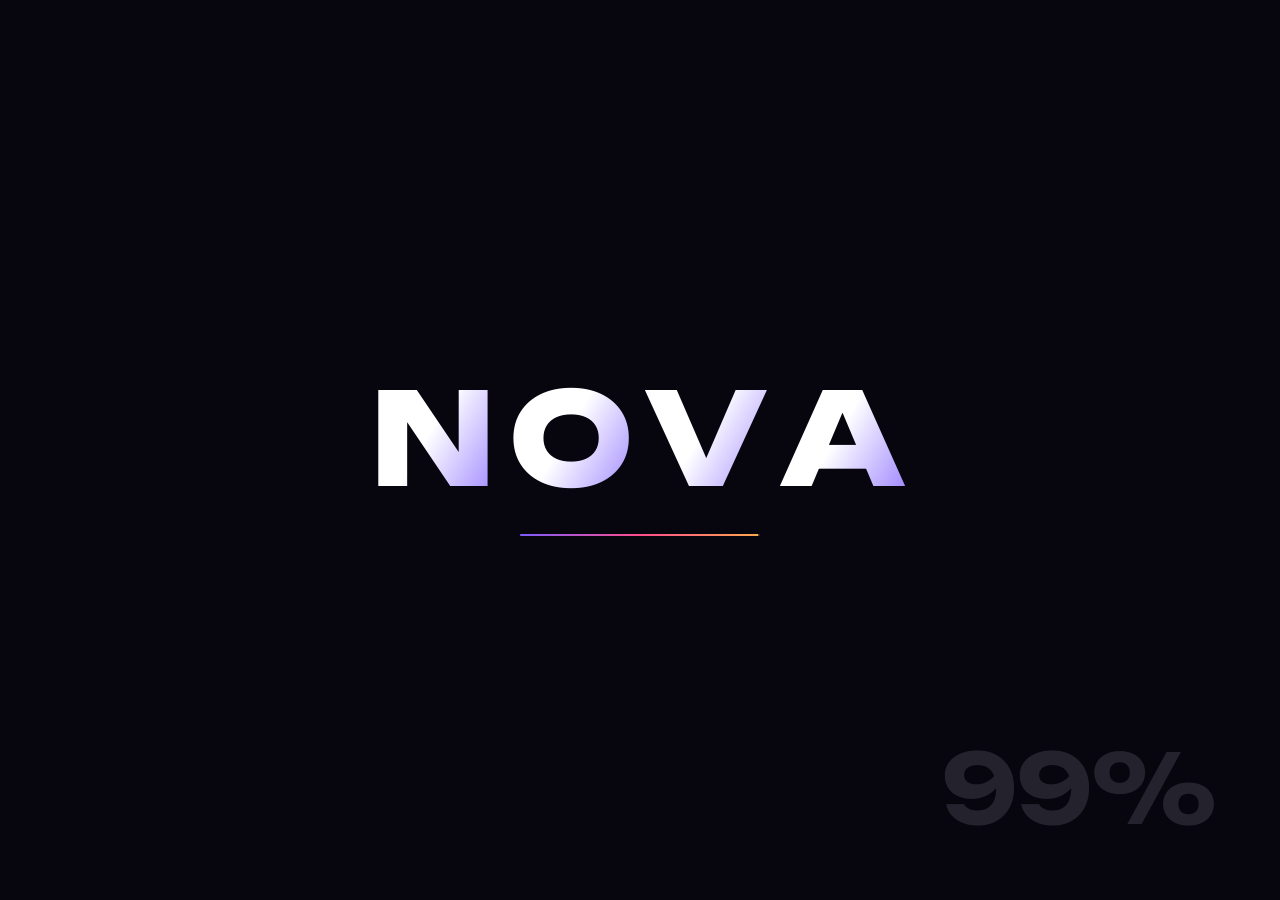
<file: index.html>
<!doctype html>
<html lang="ru" class="no-js">
<head>
  <meta charset="utf-8">
  <meta name="viewport" content="width=device-width, initial-scale=1, viewport-fit=cover">
  <title>NOVA — студия цифровых впечатлений</title>
  <meta name="description" content="NOVA — дизайн, анимация и разработка сайтов, которые запоминаются.">
  <meta name="theme-color" content="#07060f">
  <link rel="icon" href="data:image/svg+xml,%3Csvg xmlns='http://www.w3.org/2000/svg' viewBox='0 0 32 32'%3E%3Cdefs%3E%3ClinearGradient id='g' x1='0' y1='0' x2='1' y2='1'%3E%3Cstop offset='0' stop-color='%237c5cff'/%3E%3Cstop offset='1' stop-color='%23ff4d8d'/%3E%3C/linearGradient%3E%3C/defs%3E%3Cpath fill='url(%23g)' d='M16 1l3.6 11.4L31 16l-11.4 3.6L16 31l-3.6-11.4L1 16l11.4-3.6z'/%3E%3C/svg%3E">

  <link rel="preconnect" href="https://fonts.googleapis.com">
  <link rel="preconnect" href="https://fonts.gstatic.com" crossorigin>
  <link rel="stylesheet" href="https://fonts.googleapis.com/css2?family=Manrope:wght@400;500;600;700&family=Unbounded:wght@400;500;700;800&display=swap">
  <link rel="stylesheet" href="style.css">

  <script>document.documentElement.classList.replace('no-js', 'js');</script>
  <script src="script.js" defer></script>
</head>
<body>

  <!-- Прелоадер -->
  <div class="preloader" aria-hidden="true">
    <div class="preloader__inner">
      <div class="preloader__logo">
        <span>N</span><span>O</span><span>V</span><span>A</span>
      </div>
      <div class="preloader__bar"><span></span></div>
    </div>
    <div class="preloader__count"><span>0</span>%</div>
  </div>

  <!-- Кастомный курсор -->
  <div class="cursor" aria-hidden="true">
    <span class="cursor__ring"><span class="cursor__text"></span></span>
    <span class="cursor__dot"></span>
  </div>

  <!-- Шапка -->
  <header class="header ui">
    <a class="logo" href="#home" aria-label="NOVA — на главную">
      <svg class="logo__star" viewBox="0 0 32 32" aria-hidden="true"><path d="M16 1l3.6 11.4L31 16l-11.4 3.6L16 31l-3.6-11.4L1 16l11.4-3.6z"/></svg>
      NOVA
    </a>
    <nav class="nav" aria-label="Основная навигация">
      <a href="#about">О нас</a>
      <a href="#services">Услуги</a>
      <a href="#stats">Цифры</a>
      <a href="#work">Работы</a>
      <a href="#contact">Контакты</a>
    </nav>
    <a class="header__cta" href="#contact">Связаться</a>
  </header>

  <!-- Точки навигации (заполняются из script.js) -->
  <nav class="dots ui" aria-label="Слайды"></nav>

  <!-- Счётчик и стрелки -->
  <div class="hud ui">
    <div class="hud__counter" aria-live="polite">
      <span class="hud__current"><span class="hud__roll"></span></span>
      <span class="hud__line"><span class="hud__fill"></span></span>
      <span class="hud__total"></span>
      <span class="hud__title"></span>
    </div>
    <div class="hud__arrows">
      <button class="hud__btn" type="button" data-nav="prev" aria-label="Предыдущий слайд">
        <svg viewBox="0 0 24 24" aria-hidden="true"><path d="M12 19V5M5 12l7-7 7 7"/></svg>
      </button>
      <button class="hud__btn" type="button" data-nav="next" aria-label="Следующий слайд">
        <svg viewBox="0 0 24 24" aria-hidden="true"><path d="M12 5v14M19 12l-7 7-7-7"/></svg>
      </button>
    </div>
  </div>

  <main class="slides">

    <!-- 1. Главная -->
    <section class="slide slide--hero" id="home" data-title="Главная" data-transition="liquid">
      <div class="slide__bg">
        <div class="blob blob--violet"></div>
        <div class="blob blob--pink"></div>
        <div class="blob blob--cyan"></div>
        <canvas class="particles" aria-hidden="true"></canvas>
      </div>

      <div class="slide__inner">
        <div class="container hero">
          <p class="eyebrow reveal" style="--d: 150ms"><span class="eyebrow__dash"></span>Студия цифрового дизайна</p>
          <h1 class="hero__title" data-split="chars">
            <span class="line">Создаём</span>
            <span class="line">цифровые</span>
            <span class="line line--accent" data-split-whole>миры</span>
          </h1>
          <p class="hero__text reveal" style="--d: 900ms">Дизайн, анимация и разработка сайтов, от&nbsp;которых невозможно оторваться.</p>
          <div class="hero__actions reveal" style="--d: 1050ms">
            <a class="btn btn--primary magnetic" href="#work">
              <span>Смотреть работы</span>
              <svg viewBox="0 0 24 24" aria-hidden="true"><path d="M5 12h14M13 6l6 6-6 6"/></svg>
            </a>
            <a class="btn btn--ghost magnetic" href="#contact"><span>Обсудить проект</span></a>
          </div>
        </div>

        <div class="orbs" aria-hidden="true">
          <div class="orbs__layer" data-depth="0.6"><span class="orb orb--lg"></span></div>
          <div class="orbs__layer" data-depth="1.2"><span class="orb orb--md"></span></div>
          <div class="orbs__layer" data-depth="1.8"><span class="orb orb--sm"></span></div>
          <div class="orbs__layer" data-depth="0.9"><span class="orbit"></span></div>
        </div>
      </div>

      <button class="scroll-hint" type="button" data-nav="next" aria-label="К следующему слайду">
        <span class="scroll-hint__mouse"><span></span></span>
        <span class="scroll-hint__text">Листайте</span>
      </button>
    </section>

    <!-- 2. О нас -->
    <section class="slide slide--about" id="about" data-title="О нас" data-transition="circle" data-theme="light">
      <div class="slide__bg">
        <div class="about__glow"></div>
        <div class="bg-num" data-depth="0.5">02</div>
      </div>

      <div class="slide__inner">
        <div class="container about">
          <p class="eyebrow reveal"><span class="eyebrow__dash"></span>Манифест</p>
          <p class="about__text" data-split="highlight">
            Мы верим, что сайт — это не набор страниц, а история. Каждый переход, каждая анимация и&nbsp;каждая мелочь работают на одно: чтобы вас запомнили.
          </p>
          <ul class="values">
            <li class="values__item reveal" style="--d: 1500ms"><b>01</b>Смелые идеи</li>
            <li class="values__item reveal" style="--d: 1620ms"><b>02</b>Внимание к деталям</li>
            <li class="values__item reveal" style="--d: 1740ms"><b>03</b>Честные сроки</li>
          </ul>
        </div>

        <div class="marquee reveal" style="--d: 600ms" aria-hidden="true">
          <div class="marquee__track">
            <span>Дизайн</span><i>✦</i><span>Анимация</span><i>✦</i><span>Разработка</span><i>✦</i><span>Брендинг</span><i>✦</i><span>3D</span><i>✦</i>
            <span>Дизайн</span><i>✦</i><span>Анимация</span><i>✦</i><span>Разработка</span><i>✦</i><span>Брендинг</span><i>✦</i><span>3D</span><i>✦</i>
          </div>
        </div>
      </div>
    </section>

    <!-- 3. Услуги -->
    <section class="slide slide--services" id="services" data-title="Услуги" data-transition="liquid">
      <div class="slide__bg">
        <div class="aurora"></div>
        <div class="bg-num" data-depth="0.5">03</div>
      </div>

      <div class="slide__inner">
        <div class="container">
          <div class="section-head">
            <p class="eyebrow reveal"><span class="eyebrow__dash"></span>Услуги</p>
            <h2 class="title" data-split="words">Что мы умеем лучше всего</h2>
          </div>

          <div class="cards">
            <div class="card-wrap reveal" style="--d: 500ms">
              <article class="card">
                <span class="card__glare" aria-hidden="true"></span>
                <span class="card__num">01</span>
                <svg class="card__icon" viewBox="0 0 48 48" aria-hidden="true">
                  <rect x="5" y="9" width="38" height="30" rx="5"/><path d="M5 17h38"/><circle cx="10.5" cy="13" r="1"/><circle cx="14.5" cy="13" r="1"/><rect x="11" y="23" width="12" height="10" rx="2"/><path d="M28 24h9M28 29h6"/>
                </svg>
                <h3 class="card__title">Веб-дизайн</h3>
                <p class="card__text">Интерфейсы, в которых хочется задержаться подольше.</p>
              </article>
            </div>
            <div class="card-wrap reveal" style="--d: 620ms">
              <article class="card">
                <span class="card__glare" aria-hidden="true"></span>
                <span class="card__num">02</span>
                <svg class="card__icon" viewBox="0 0 48 48" aria-hidden="true">
                  <path d="M4 34c8 0 10-20 20-20s12 20 20 20"/><circle cx="24" cy="14" r="4"/><path d="M8 42h32" stroke-dasharray="2 4"/>
                </svg>
                <h3 class="card__title">Анимация</h3>
                <p class="card__text">Плавные переходы и микро-взаимодействия, которые оживляют продукт.</p>
              </article>
            </div>
            <div class="card-wrap reveal" style="--d: 740ms">
              <article class="card">
                <span class="card__glare" aria-hidden="true"></span>
                <span class="card__num">03</span>
                <svg class="card__icon" viewBox="0 0 48 48" aria-hidden="true">
                  <path d="M16 14L6 24l10 10M32 14l10 10-10 10M27 9l-6 30"/>
                </svg>
                <h3 class="card__title">Разработка</h3>
                <p class="card__text">Быстрый, чистый и адаптивный код под любые устройства.</p>
              </article>
            </div>
            <div class="card-wrap reveal" style="--d: 860ms">
              <article class="card">
                <span class="card__glare" aria-hidden="true"></span>
                <span class="card__num">04</span>
                <svg class="card__icon" viewBox="0 0 48 48" aria-hidden="true">
                  <path d="M24 4l6 14 14 6-14 6-6 14-6-14-14-6 14-6z"/><circle cx="24" cy="24" r="3"/>
                </svg>
                <h3 class="card__title">Брендинг</h3>
                <p class="card__text">Айдентика, которую узнают с&nbsp;первого взгляда.</p>
              </article>
            </div>
          </div>
        </div>
      </div>
    </section>

    <!-- 4. Цифры -->
    <section class="slide slide--stats" id="stats" data-title="Цифры" data-transition="diagonal">
      <div class="slide__bg">
        <div class="sun"></div>
        <div class="floor"><div class="floor__grid"></div></div>
        <div class="stars"></div>
      </div>

      <div class="slide__inner">
        <div class="container">
          <div class="section-head section-head--center">
            <p class="eyebrow reveal"><span class="eyebrow__dash"></span>В цифрах<span class="eyebrow__dash"></span></p>
            <h2 class="title" data-split="words">Результаты, которыми гордимся</h2>
          </div>

          <div class="stats">
            <div class="stat reveal" style="--d: 450ms; --p: 0.82">
              <div class="stat__ring">
                <svg viewBox="0 0 120 120" aria-hidden="true"><circle class="ring-track" cx="60" cy="60" r="54"/><circle class="ring-bar" cx="60" cy="60" r="54"/></svg>
                <span class="stat__value"><span data-count="120">120</span>+</span>
              </div>
              <p class="stat__label">проектов запущено</p>
            </div>
            <div class="stat reveal" style="--d: 570ms; --p: 0.98">
              <div class="stat__ring">
                <svg viewBox="0 0 120 120" aria-hidden="true"><circle class="ring-track" cx="60" cy="60" r="54"/><circle class="ring-bar" cx="60" cy="60" r="54"/></svg>
                <span class="stat__value"><span data-count="98">98</span>%</span>
              </div>
              <p class="stat__label">клиентов возвращаются</p>
            </div>
            <div class="stat reveal" style="--d: 690ms; --p: 0.6">
              <div class="stat__ring">
                <svg viewBox="0 0 120 120" aria-hidden="true"><circle class="ring-track" cx="60" cy="60" r="54"/><circle class="ring-bar" cx="60" cy="60" r="54"/></svg>
                <span class="stat__value"><span data-count="24">24</span></span>
              </div>
              <p class="stat__label">награды и премии</p>
            </div>
            <div class="stat reveal" style="--d: 810ms; --p: 0.45">
              <div class="stat__ring">
                <svg viewBox="0 0 120 120" aria-hidden="true"><circle class="ring-track" cx="60" cy="60" r="54"/><circle class="ring-bar" cx="60" cy="60" r="54"/></svg>
                <span class="stat__value"><span data-count="9">9</span></span>
              </div>
              <p class="stat__label">лет на рынке</p>
            </div>
          </div>
        </div>
      </div>
    </section>

    <!-- 5. Работы -->
    <section class="slide slide--work" id="work" data-title="Работы" data-transition="liquid">
      <div class="slide__bg">
        <div class="spotlight"></div>
      </div>

      <div class="slide__inner">
        <div class="container work">
          <div class="section-head section-head--center">
            <p class="eyebrow reveal"><span class="eyebrow__dash"></span>Портфолио<span class="eyebrow__dash"></span></p>
            <h2 class="title" data-split="words">Избранные проекты</h2>
          </div>

          <div class="ring-stage reveal" style="--d: 450ms" data-cursor-text="Тяни">
            <div class="ring">
              <figure class="work-card"><div class="art art--1"></div><figcaption><span>Брендинг · 2026</span><strong>Аврора</strong></figcaption></figure>
              <figure class="work-card"><div class="art art--2"></div><figcaption><span>Веб-сайт · 2026</span><strong>Прилив</strong></figcaption></figure>
              <figure class="work-card"><div class="art art--3"></div><figcaption><span>Моушн · 2025</span><strong>Неон</strong></figcaption></figure>
              <figure class="work-card"><div class="art art--4"></div><figcaption><span>Приложение · 2025</span><strong>Орбита</strong></figcaption></figure>
              <figure class="work-card"><div class="art art--5"></div><figcaption><span>Айдентика · 2025</span><strong>Мираж</strong></figcaption></figure>
              <figure class="work-card"><div class="art art--6"></div><figcaption><span>Веб-сайт · 2024</span><strong>Сияние</strong></figcaption></figure>
              <figure class="work-card"><div class="art art--7"></div><figcaption><span>3D · 2024</span><strong>Пульс</strong></figcaption></figure>
              <figure class="work-card"><div class="art art--8"></div><figcaption><span>Лендинг · 2024</span><strong>Эфир</strong></figcaption></figure>
            </div>
          </div>

          <div class="ring-controls reveal" style="--d: 650ms">
            <button class="round-btn magnetic" type="button" data-ring="prev" aria-label="Предыдущий проект">
              <svg viewBox="0 0 24 24" aria-hidden="true"><path d="M19 12H5M11 6l-6 6 6 6"/></svg>
            </button>
            <span class="ring-controls__hint">Тяните, чтобы вращать</span>
            <button class="round-btn magnetic" type="button" data-ring="next" aria-label="Следующий проект">
              <svg viewBox="0 0 24 24" aria-hidden="true"><path d="M5 12h14M13 6l6 6-6 6"/></svg>
            </button>
          </div>
        </div>
      </div>
    </section>

    <!-- 6. Контакты -->
    <section class="slide slide--contact" id="contact" data-title="Контакты" data-transition="circle">
      <div class="slide__bg">
        <div class="mesh"></div>
      </div>

      <div class="slide__inner">
        <div class="container contact">
          <p class="eyebrow reveal"><span class="eyebrow__dash"></span>Контакты<span class="eyebrow__dash"></span></p>
          <h2 class="contact__title" data-split="chars">
            <span class="line">Давайте создадим</span>
            <span class="line">что-то новое</span>
          </h2>

          <a class="cta-circle magnetic reveal" style="--d: 900ms" href="mailto:hello@example.com" data-strength="0.25">
            <svg class="cta-circle__text" viewBox="0 0 200 200" aria-hidden="true">
              <defs><path id="cta-path" d="M100 100m-80 0a80 80 0 1 1 160 0a80 80 0 1 1-160 0"/></defs>
              <text><textPath href="#cta-path" textLength="498">НАПИСАТЬ НАМ ✦ НАПИСАТЬ НАМ ✦ </textPath></text>
            </svg>
            <span class="cta-circle__core">
              <svg viewBox="0 0 24 24" aria-hidden="true"><path d="M7 17L17 7M8 7h9v9"/></svg>
            </span>
            <span class="sr-only">Написать нам</span>
          </a>

          <a class="contact__mail reveal" style="--d: 1000ms" href="mailto:hello@example.com">hello@example.com</a>

          <ul class="socials reveal" style="--d: 1100ms">
            <li><a href="#" class="socials__link">Telegram</a></li>
            <li><a href="#" class="socials__link">Behance</a></li>
            <li><a href="#" class="socials__link">Dribbble</a></li>
            <li><a href="#" class="socials__link">Instagram</a></li>
          </ul>

          <footer class="footer reveal" style="--d: 1200ms">
            <span>© 2026 NOVA. Сделано с любовью к деталям.</span>
            <a href="#home" class="footer__top">Наверх ↑</a>
          </footer>
        </div>
      </div>
    </section>

  </main>
</body>
</html>
</file>
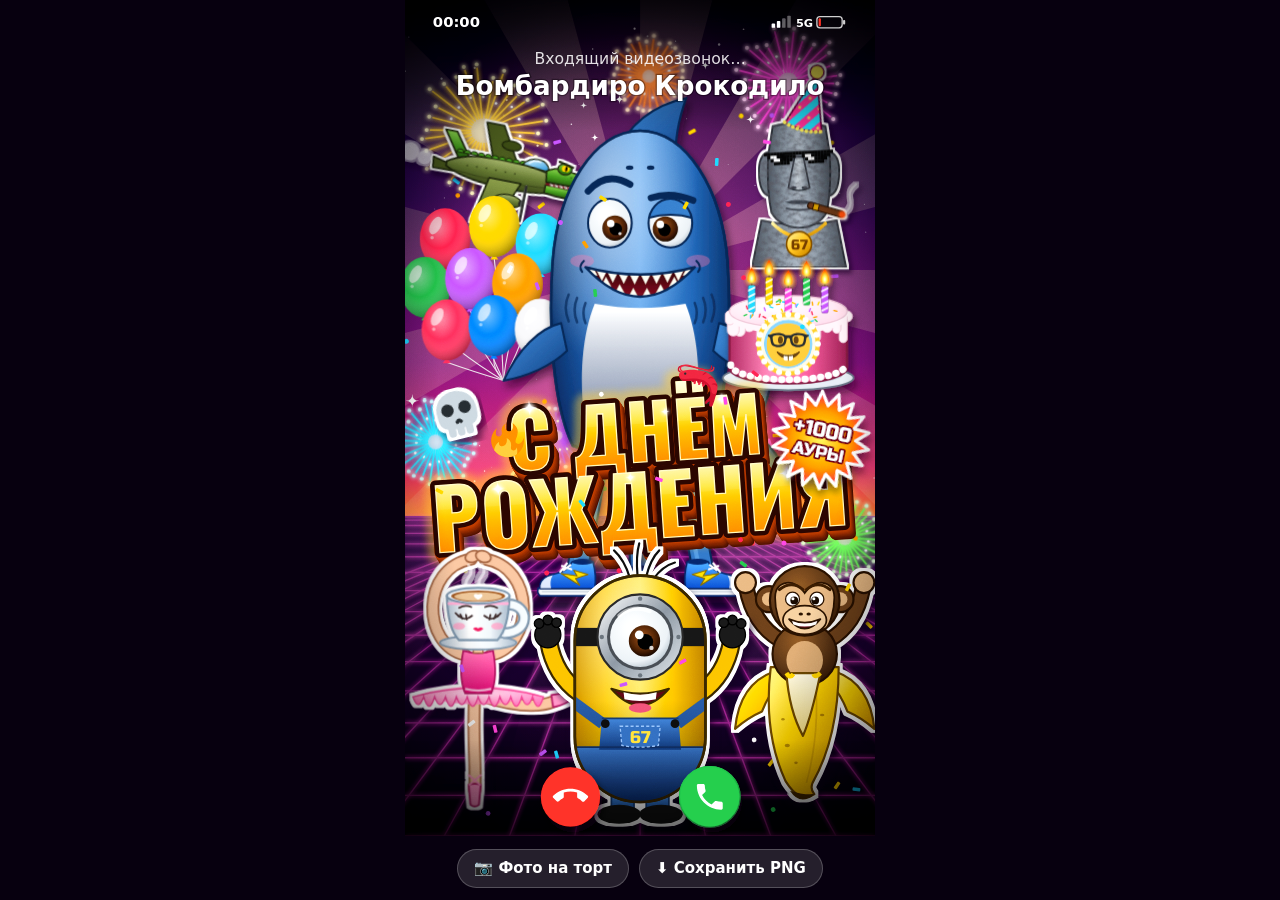
<file: card/index.html>
<!doctype html>
<html lang="ru">
<head>
<meta charset="utf-8">
<meta name="viewport" content="width=device-width, initial-scale=1, viewport-fit=cover">
<title>С днём рождения</title>
<!--
  Абсурдная брейнрот-открытка «С днём рождения».
  Эмодзи 🤓 🦐 💀 🔥 — Twemoji (jdecked/twemoji), CC-BY 4.0.
  Шрифты Oswald и Russo One — SIL Open Font License.
  ?export  — режим 1080×1920 без интерфейса (для скриншота).
  ?still   — без анимации.
  ?video   — 1080×1920 с анимацией (для записи видео, цикл 12 с).
-->
<style>
  @font-face { font-family: "Oswald Card"; src: url("fonts/oswald-bold.ttf") format("truetype"); font-weight: 700; font-display: block; }
  @font-face { font-family: "Russo Card"; src: url("fonts/russo-one.ttf") format("truetype"); font-display: block; }

  :root { color-scheme: dark; }
  html, body { margin: 0; height: 100%; background: #07000f; }
  body {
    display: flex; flex-direction: column; align-items: center; justify-content: center;
    overflow: hidden; font-family: system-ui, -apple-system, "Segoe UI", Roboto, sans-serif;
  }
  #card {
    display: block; flex: none;
    height: calc(100dvh - 64px); width: auto; max-width: 100vw; aspect-ratio: 9 / 16;
    filter: saturate(1.12) contrast(1.04);
    user-select: none; -webkit-user-select: none;
  }
  .tools { height: 64px; display: flex; gap: 10px; align-items: center; }
  .tools button {
    font: 600 15px/1 system-ui, sans-serif; color: #fff; background: #ffffff1f;
    border: 1px solid #ffffff38; border-radius: 999px; padding: 11px 16px; cursor: pointer;
  }
  .tools button:hover { background: #ffffff33; }
  #portrait { cursor: pointer; }

  body.export { display: block; overflow: visible; }
  body.export #card { width: 1080px; height: 1920px; max-width: none; }
  body.export .tools { display: none; }

  /* ---------- анимации ---------- */
  .fb  { transform-box: fill-box; transform-origin: 50% 50%; }
  .fbb { transform-box: fill-box; transform-origin: 50% 100%; }
  body:not(.still) .a-sway    { animation: sway 4s ease-in-out infinite; }
  body:not(.still) .a-rays    { animation: spin 12s linear infinite; transform-origin: 540px 620px; }
  body:not(.still) .a-fly     { animation: fly 3s ease-in-out infinite; }
  body:not(.still) .a-prop    { animation: prop .12s linear infinite; }
  body:not(.still) .a-nod     { animation: nod 1.5s ease-in-out infinite; }
  body:not(.still) .a-bob     { animation: bob 2s ease-in-out infinite; }
  body:not(.still) .a-bob2    { animation: bob 3s ease-in-out infinite -1s; }
  body:not(.still) .a-jump    { animation: jump 1s cubic-bezier(.3,0,.4,1) infinite; }
  body:not(.still) .a-twirl   { animation: twirl 2s ease-in-out infinite; }
  body:not(.still) .a-pulse   { animation: pulse 1s ease-in-out infinite; }
  body:not(.still) .a-wiggle  { animation: wiggle 1.5s ease-in-out infinite; }
  body:not(.still) .a-ring    { animation: ring 1.5s ease-out infinite; }
  body:not(.still) .a-ring2   { animation: ring 1.5s ease-out infinite -.75s; }
  body:not(.still) .a-spin    { animation: spinStar 6s linear infinite; }
  body:not(.still) .fw        { animation: burst 2s ease-out infinite; }
  body:not(.still) .tw        { animation: twinkle 1.5s ease-in-out infinite; }
  body:not(.still) .flame     { animation: flicker .3s ease-in-out infinite alternate; }
  body:not(.still) .confetti  { animation: drift 3s ease-in-out infinite; }
  @media (prefers-reduced-motion: reduce) { * { animation: none !important; } }

  @keyframes sway    { 0%,100% { transform: rotate(-2deg) } 50% { transform: rotate(2deg) } }
  @keyframes spin    { to { transform: rotate(30deg) } }
  @keyframes spinStar{ to { transform: rotate(360deg) } }
  @keyframes fly     { 0%,100% { transform: translate(0,0) rotate(0) } 50% { transform: translate(18px,-14px) rotate(-3deg) } }
  @keyframes prop    { 0% { transform: scaleY(1) } 50% { transform: scaleY(-1) } 100% { transform: scaleY(1) } }
  @keyframes nod     { 0%,100% { transform: rotate(-4deg) } 50% { transform: rotate(5deg) translateY(6px) } }
  @keyframes bob     { 0%,100% { transform: translateY(0) } 50% { transform: translateY(-14px) } }
  @keyframes jump    { 0%,100% { transform: translateY(0) scale(1.03,.97) } 45% { transform: translateY(-38px) scale(.98,1.03) } }
  @keyframes twirl   { 0%,100% { transform: rotate(-5deg) } 50% { transform: rotate(5deg) translateY(-10px) } }
  @keyframes pulse   { 0%,100% { transform: scale(1) } 50% { transform: scale(1.045) } }
  @keyframes wiggle  { 0%,55%,100% { transform: rotate(0) } 62% { transform: rotate(-16deg) } 72% { transform: rotate(14deg) } 82% { transform: rotate(-10deg) } 90% { transform: rotate(6deg) } }
  @keyframes ring    { 0% { transform: scale(1); opacity: .8 } 100% { transform: scale(1.8); opacity: 0 } }
  @keyframes burst   { 0% { transform: scale(.1); opacity: 0 } 10% { opacity: 1 } 65% { opacity: 1 } 100% { transform: scale(1.1); opacity: 0 } }
  @keyframes twinkle { 0%,100% { opacity: .15; transform: scale(.5) } 50% { opacity: 1; transform: scale(1.2) } }
  @keyframes flicker { from { transform: scale(1,1) } to { transform: scale(.82,1.18) } }
  @keyframes drift   { 0%,100% { transform: translateY(0) rotate(0) } 50% { transform: translateY(10px) rotate(25deg) } }
</style>
</head>
<body>
<svg id="card" xmlns="http://www.w3.org/2000/svg" viewBox="0 0 1080 1920" role="img" aria-label="Брейнрот-открытка «С днём рождения»: акула в кроссовках с шариками и тортом, крокодил-бомбардировщик, моаи в очках, балерина-капучино, шимпанзе в банане и миньон">
<defs>
  <!-- ===== фон ===== -->
  <linearGradient id="gSky" x1="0" y1="0" x2="0" y2="1">
    <stop offset="0" stop-color="#07001a"/>
    <stop offset=".38" stop-color="#22074a"/>
    <stop offset=".7" stop-color="#6d1170"/>
    <stop offset=".9" stop-color="#d9286b"/>
    <stop offset="1" stop-color="#ff8a3d"/>
  </linearGradient>
  <linearGradient id="gFloor" x1="0" y1="0" x2="0" y2="1">
    <stop offset="0" stop-color="#2b0046"/>
    <stop offset="1" stop-color="#06000e"/>
  </linearGradient>
  <radialGradient id="gGlow" cx="540" cy="620" r="640" gradientUnits="userSpaceOnUse">
    <stop offset="0" stop-color="#ffd27a" stop-opacity=".8"/>
    <stop offset=".35" stop-color="#ff6ab0" stop-opacity=".35"/>
    <stop offset="1" stop-color="#ff6ab0" stop-opacity="0"/>
  </radialGradient>
  <radialGradient id="gRay" cx="540" cy="620" r="1150" gradientUnits="userSpaceOnUse">
    <stop offset="0" stop-color="#fff3c4" stop-opacity=".34"/>
    <stop offset="1" stop-color="#fff3c4" stop-opacity="0"/>
  </radialGradient>
  <radialGradient id="gVignette" cx=".5" cy=".5" r=".72">
    <stop offset=".6" stop-color="#000" stop-opacity="0"/>
    <stop offset="1" stop-color="#000" stop-opacity=".65"/>
  </radialGradient>
  <linearGradient id="gTopScrim" x1="0" y1="0" x2="0" y2="1">
    <stop offset="0" stop-color="#000" stop-opacity=".7"/>
    <stop offset="1" stop-color="#000" stop-opacity="0"/>
  </linearGradient>
  <linearGradient id="gBottomScrim" x1="0" y1="0" x2="0" y2="1">
    <stop offset="0" stop-color="#000" stop-opacity="0"/>
    <stop offset="1" stop-color="#000" stop-opacity=".55"/>
  </linearGradient>

  <!-- ===== фильтры ===== -->
  <filter id="fSticker" x="-15%" y="-15%" width="130%" height="135%" color-interpolation-filters="sRGB">
    <feMorphology in="SourceAlpha" operator="dilate" radius="6" result="grow"/>
    <feFlood flood-color="#ffffff"/>
    <feComposite in2="grow" operator="in" result="outline"/>
    <feGaussianBlur in="grow" stdDeviation="9" result="blur"/>
    <feOffset in="blur" dx="8" dy="14" result="off"/>
    <feFlood flood-color="#12001f" flood-opacity=".6"/>
    <feComposite in2="off" operator="in" result="shadow"/>
    <feMerge><feMergeNode in="shadow"/><feMergeNode in="outline"/><feMergeNode in="SourceGraphic"/></feMerge>
  </filter>
  <filter id="fShadow" x="-20%" y="-20%" width="140%" height="140%">
    <feDropShadow dx="6" dy="14" stdDeviation="10" flood-color="#0a0014" flood-opacity=".6"/>
  </filter>
  <filter id="fGlow" x="-50%" y="-50%" width="200%" height="200%">
    <feGaussianBlur stdDeviation="5" result="b"/>
    <feMerge><feMergeNode in="b"/><feMergeNode in="b"/><feMergeNode in="SourceGraphic"/></feMerge>
  </filter>
  <filter id="fBlur8" x="-50%" y="-50%" width="200%" height="200%"><feGaussianBlur stdDeviation="8"/></filter>
  <filter id="fBlur3"><feGaussianBlur stdDeviation="3"/></filter>
  <filter id="fGrain" x="0" y="0" width="100%" height="100%">
    <feTurbulence type="fractalNoise" baseFrequency=".85" numOctaves="2" seed="7" stitchTiles="stitch"/>
    <feColorMatrix type="saturate" values="0"/>
  </filter>
  <filter id="fStone" x="0" y="0" width="100%" height="100%">
    <feTurbulence type="fractalNoise" baseFrequency=".05 .08" numOctaves="4" seed="3" result="n"/>
    <feColorMatrix in="n" type="matrix" values="0 0 0 0 .1  0 0 0 0 .1  0 0 0 0 .12  0 0 0 -1.6 1.05" result="spots"/>
    <feComposite in="spots" in2="SourceAlpha" operator="in" result="spotsIn"/>
    <feMerge><feMergeNode in="SourceGraphic"/><feMergeNode in="spotsIn"/></feMerge>
  </filter>

  <!-- ===== общие ===== -->
  <radialGradient id="gHi" cx=".33" cy=".22" r=".5">
    <stop offset="0" stop-color="#fff" stop-opacity=".6"/>
    <stop offset="1" stop-color="#fff" stop-opacity="0"/>
  </radialGradient>
  <linearGradient id="gShadeDown" x1="0" y1="0" x2="0" y2="1">
    <stop offset=".55" stop-color="#000830" stop-opacity="0"/>
    <stop offset="1" stop-color="#000830" stop-opacity=".45"/>
  </linearGradient>
  <radialGradient id="gEye" cx=".4" cy=".35" r=".7">
    <stop offset="0" stop-color="#ffffff"/>
    <stop offset=".8" stop-color="#e9eef2"/>
    <stop offset="1" stop-color="#b9c4cc"/>
  </radialGradient>
  <radialGradient id="gIris" cx=".45" cy=".4" r=".6">
    <stop offset="0" stop-color="#9a5524"/>
    <stop offset=".7" stop-color="#4a250c"/>
    <stop offset="1" stop-color="#1c0c03"/>
  </radialGradient>
  <linearGradient id="gGold" x1="0" y1="0" x2="1" y2="1">
    <stop offset="0" stop-color="#fff6b0"/>
    <stop offset=".45" stop-color="#ffc93c"/>
    <stop offset="1" stop-color="#b87800"/>
  </linearGradient>
  <radialGradient id="gFlame" cx=".5" cy=".7" r=".6">
    <stop offset="0" stop-color="#ffffff"/>
    <stop offset=".35" stop-color="#fff36b"/>
    <stop offset=".75" stop-color="#ff9a1f"/>
    <stop offset="1" stop-color="#ff4d00"/>
  </radialGradient>

  <!-- ===== акула ===== -->
  <linearGradient id="gShark" x1="0" x2="1" y1="0" y2="0">
    <stop offset="0" stop-color="#123769"/>
    <stop offset=".2" stop-color="#2a66ad"/>
    <stop offset=".5" stop-color="#5c9fe2"/>
    <stop offset=".8" stop-color="#2a66ad"/>
    <stop offset="1" stop-color="#123769"/>
  </linearGradient>
  <linearGradient id="gFin" x1="0" y1="0" x2="1" y2="1">
    <stop offset="0" stop-color="#4b8fd6"/>
    <stop offset="1" stop-color="#173f78"/>
  </linearGradient>
  <linearGradient id="gBelly" x1="0" y1="0" x2="0" y2="1">
    <stop offset="0" stop-color="#ffffff"/>
    <stop offset="1" stop-color="#b4c6da"/>
  </linearGradient>
  <linearGradient id="gMouth" x1="0" y1="0" x2="0" y2="1">
    <stop offset="0" stop-color="#2a0208"/>
    <stop offset="1" stop-color="#7a1424"/>
  </linearGradient>
  <linearGradient id="gShoe" x1="0" y1="0" x2="0" y2="1">
    <stop offset="0" stop-color="#5ab0ff"/>
    <stop offset="1" stop-color="#1450c4"/>
  </linearGradient>
  <path id="sharkBody" d="M540,380 C650,380 735,520 748,690 C760,860 745,1040 700,1130 Q540,1185 380,1130 C335,1040 320,860 332,690 C345,520 430,380 540,380Z"/>
  <path id="mouthShape" d="M410,705 Q540,845 670,705 Q540,740 410,705Z"/>
  <clipPath id="cMouth"><use href="#mouthShape"/></clipPath>
  <clipPath id="cEyeR"><ellipse cx="612" cy="600" rx="52" ry="58"/></clipPath>

  <g id="sneaker">
    <path d="M-46,38 L92,38 Q97,50 88,57 L-40,57 Q-51,51 -46,38Z" fill="#f4f6f8" stroke="#0b2a66" stroke-width="4"/>
    <path d="M-38,-24 L12,-24 Q20,-2 50,4 Q86,12 88,32 L88,40 L-42,40 Q-47,10 -38,-24Z" fill="url(#gShoe)" stroke="#0b2a66" stroke-width="4" stroke-linejoin="round"/>
    <path d="M58,8 Q84,14 87,32 L87,39 L62,39 Q66,22 58,8Z" fill="#fff" opacity=".85"/>
    <path d="M-26,6 L8,-4 L0,10 L38,4 L-6,32 L4,16Z" fill="#ffe100" stroke="#8a6d00" stroke-width="2.5" stroke-linejoin="round"/>
    <path d="M16,-16 L32,-4 M24,-20 L40,0 M14,-6 L36,-14" stroke="#fff" stroke-width="5" stroke-linecap="round"/>
    <ellipse cx="-13" cy="-24" rx="26" ry="7" fill="#0b2a66"/>
    <path d="M-30,47 L84,47" stroke="#c9d1d9" stroke-width="3"/>
  </g>
  <g id="sneakerFront">
    <path d="M-52,40 L52,40 Q57,52 48,59 L-48,59 Q-57,52 -52,40Z" fill="#f4f6f8" stroke="#0b2a66" stroke-width="4"/>
    <path d="M-24,-24 L24,-24 Q30,-4 44,10 Q55,22 50,42 L-50,42 Q-55,22 -44,10 Q-30,-4 -24,-24Z" fill="url(#gShoe)" stroke="#0b2a66" stroke-width="4" stroke-linejoin="round"/>
    <path d="M-42,28 Q0,10 42,28 L47,41 L-47,41Z" fill="#fff" opacity=".85"/>
    <path d="M-13,-14 L13,-6 M-13,-4 L13,4 M13,-14 L-13,-6 M13,-4 L-13,4" stroke="#fff" stroke-width="5" stroke-linecap="round"/>
    <ellipse cx="0" cy="-24" rx="24" ry="6" fill="#0b2a66"/>
    <path d="M-20,30 L-4,22 L-8,30 L14,24" stroke="#ffe100" stroke-width="5" fill="none" stroke-linejoin="round"/>
  </g>

  <!-- ===== шарики ===== -->
  <radialGradient id="gBalloonShade" cx=".38" cy=".32" r=".75">
    <stop offset="0" stop-color="#fff" stop-opacity=".45"/>
    <stop offset=".45" stop-color="#fff" stop-opacity="0"/>
    <stop offset="1" stop-color="#000" stop-opacity=".45"/>
  </radialGradient>

  <!-- ===== торт ===== -->
  <linearGradient id="gCakeSide" x1="0" y1="0" x2="1" y2="0">
    <stop offset="0" stop-color="#a3305f"/>
    <stop offset=".35" stop-color="#ff8fbd"/>
    <stop offset=".6" stop-color="#ff6fa8"/>
    <stop offset="1" stop-color="#8f2552"/>
  </linearGradient>
  <radialGradient id="gIcing" cx=".4" cy=".35" r=".7">
    <stop offset="0" stop-color="#ffffff"/>
    <stop offset="1" stop-color="#ffdcea"/>
  </radialGradient>
  <clipPath id="cPortrait"><circle r="56"/></clipPath>

  <!-- ===== самолёт-крокодил ===== -->
  <linearGradient id="gPlane" x1="0" y1="0" x2="0" y2="1">
    <stop offset="0" stop-color="#a7b574"/>
    <stop offset=".5" stop-color="#66773a"/>
    <stop offset="1" stop-color="#3c4720"/>
  </linearGradient>
  <linearGradient id="gCroc" x1="0" y1="0" x2="0" y2="1">
    <stop offset="0" stop-color="#94d65e"/>
    <stop offset=".55" stop-color="#4e9a2c"/>
    <stop offset="1" stop-color="#2d5c18"/>
  </linearGradient>
  <linearGradient id="gWing" x1="0" y1="0" x2="0" y2="1">
    <stop offset="0" stop-color="#8a9a52"/>
    <stop offset="1" stop-color="#4c5a26"/>
  </linearGradient>
  <linearGradient id="gGlass" x1="0" y1="0" x2="1" y2="1">
    <stop offset="0" stop-color="#e6fbff"/>
    <stop offset="1" stop-color="#2f8fd0"/>
  </linearGradient>

  <!-- ===== моаи ===== -->
  <linearGradient id="gStone" x1="0" y1="0" x2="1" y2="0">
    <stop offset="0" stop-color="#4d555e"/>
    <stop offset=".3" stop-color="#8f9aa5"/>
    <stop offset=".5" stop-color="#aeb8c2"/>
    <stop offset=".7" stop-color="#8f9aa5"/>
    <stop offset="1" stop-color="#4d555e"/>
  </linearGradient>
  <linearGradient id="gStoneNose" x1="0" y1="0" x2="1" y2="0">
    <stop offset="0" stop-color="#727d88"/>
    <stop offset=".45" stop-color="#ccd4db"/>
    <stop offset="1" stop-color="#6a747e"/>
  </linearGradient>
  <pattern id="pHat" width="44" height="44" patternUnits="userSpaceOnUse" patternTransform="rotate(35)">
    <rect width="44" height="44" fill="#ff3d9a"/>
    <rect width="22" height="44" fill="#39e6ff"/>
    <circle cx="33" cy="12" r="5" fill="#fff36b"/>
  </pattern>

  <!-- ===== шимпанзе в банане ===== -->
  <radialGradient id="gFur" cx=".4" cy=".3" r=".75">
    <stop offset="0" stop-color="#8f5e2e"/>
    <stop offset=".6" stop-color="#5b3a1e"/>
    <stop offset="1" stop-color="#341d0b"/>
  </radialGradient>
  <linearGradient id="gBanana" x1="0" y1="0" x2="1" y2="1">
    <stop offset="0" stop-color="#fff59a"/>
    <stop offset=".45" stop-color="#ffd60a"/>
    <stop offset="1" stop-color="#d99a00"/>
  </linearGradient>
  <linearGradient id="gBananaIn" x1="0" y1="0" x2="0" y2="1">
    <stop offset="0" stop-color="#fffbe6"/>
    <stop offset="1" stop-color="#f3dd8a"/>
  </linearGradient>

  <!-- ===== балерина-капучино ===== -->
  <linearGradient id="gPorcelain" x1="0" y1="0" x2="1" y2="0">
    <stop offset="0" stop-color="#b9c8d6"/>
    <stop offset=".35" stop-color="#ffffff"/>
    <stop offset=".7" stop-color="#eef3f7"/>
    <stop offset="1" stop-color="#a9b9c8"/>
  </linearGradient>
  <linearGradient id="gBodice" x1="0" y1="0" x2="0" y2="1">
    <stop offset="0" stop-color="#ff7ab6"/>
    <stop offset="1" stop-color="#d0156f"/>
  </linearGradient>
  <radialGradient id="gTutu" cx=".5" cy=".3" r=".7">
    <stop offset="0" stop-color="#ffe0f0"/>
    <stop offset="1" stop-color="#ff7ab6"/>
  </radialGradient>

  <!-- ===== миньон ===== -->
  <linearGradient id="gMinion" x1="0" y1="0" x2="1" y2="0">
    <stop offset="0" stop-color="#c98f00"/>
    <stop offset=".25" stop-color="#f7c600"/>
    <stop offset=".5" stop-color="#ffe45c"/>
    <stop offset=".75" stop-color="#f7c600"/>
    <stop offset="1" stop-color="#b98200"/>
  </linearGradient>
  <linearGradient id="gDenim" x1="0" y1="0" x2="0" y2="1">
    <stop offset="0" stop-color="#4f8ddb"/>
    <stop offset="1" stop-color="#1f4a88"/>
  </linearGradient>
  <linearGradient id="gChrome" x1="0" y1="0" x2="1" y2="1">
    <stop offset="0" stop-color="#ffffff"/>
    <stop offset=".5" stop-color="#8d97a1"/>
    <stop offset="1" stop-color="#e1e6ea"/>
  </linearGradient>
  <rect id="minionBody" x="-150" y="-270" width="300" height="520" rx="150"/>
  <clipPath id="cMinion"><use href="#minionBody"/></clipPath>

  <!-- ===== заголовок ===== -->
  <text id="t1" x="540" y="1062" font-family="'Oswald Card', Impact, sans-serif" font-weight="700" font-size="172" text-anchor="middle" letter-spacing="4">С ДНЁМ</text>
  <text id="t2" x="540" y="1238" font-family="'Oswald Card', Impact, sans-serif" font-weight="700" font-size="190" text-anchor="middle" letter-spacing="4">РОЖДЕНИЯ</text>
  <linearGradient id="gTitle" x1="0" y1="0" x2="0" y2="1">
    <stop offset="0" stop-color="#fffbe0"/>
    <stop offset=".42" stop-color="#ffe03a"/>
    <stop offset=".58" stop-color="#ffb800"/>
    <stop offset="1" stop-color="#ff6a00"/>
  </linearGradient>
  <linearGradient id="gTitleShine" x1="0" y1="0" x2="0" y2="1">
    <stop offset="0" stop-color="#fff" stop-opacity=".75"/>
    <stop offset=".45" stop-color="#fff" stop-opacity=".1"/>
    <stop offset=".46" stop-color="#fff" stop-opacity="0"/>
  </linearGradient>
  <radialGradient id="gBurst" cx=".5" cy=".5" r=".5">
    <stop offset="0" stop-color="#fff36b"/>
    <stop offset=".6" stop-color="#ff9d00"/>
    <stop offset="1" stop-color="#ff2d55"/>
  </radialGradient>

  <!-- ===== Twemoji (CC-BY 4.0) ===== -->
  <symbol id="emNerd" viewBox="0 0 36 36"><circle cx="18" cy="18" r="18" fill="#FFCC4D"/><path fill="#664500" d="M27.335 23.629a.501.501 0 0 0-.635-.029c-.039.029-3.922 2.9-8.7 2.9-4.766 0-8.662-2.871-8.7-2.9a.5.5 0 0 0-.729.657C8.7 24.472 11.788 29.5 18 29.5s9.301-5.028 9.429-5.243a.499.499 0 0 0-.094-.628z"/><path fill="#65471B" d="M18 26.591c-.148 0-.291-.011-.438-.016v4.516h.875v-4.517c-.145.005-.289.017-.437.017z"/><path fill="#FFF" d="M22 26c.016-.004-1.45.378-2.446.486-.366.042-.737.076-1.117.089v4.517H20c1.1 0 2-.9 2-2V26zm-8 0c-.016-.004 1.45.378 2.446.486.366.042.737.076 1.117.089v4.517H16c-1.1 0-2-.9-2-2V26z"/><path fill="#65471B" d="M27.335 23.629a.501.501 0 0 0-.635-.029c-.03.022-2.259 1.668-5.411 2.47-.443.113-1.864.43-3.286.431-1.424 0-2.849-.318-3.292-.431-3.152-.802-5.381-2.448-5.411-2.47a.501.501 0 0 0-.729.657c.097.162 1.885 3.067 5.429 4.481v-1.829c-.016-.004 1.450.378 2.446.486.366.042.737.076 1.117.089.146.005.289.016.437.016.148 0 .291-.011.438-.016.38-.013.751-.046 1.117-.089.996-.108 2.462-.49 2.446-.486v1.829c3.544-1.414 5.332-4.319 5.429-4.481a.5.5 0 0 0-.095-.628zm-.711-9.605c0 1.714-.938 3.104-2.096 3.104-1.157 0-2.096-1.390-2.096-3.104s.938-3.104 2.096-3.104c1.158 0 2.096 1.390 2.096 3.104zm-17.167 0c0 1.714.938 3.104 2.096 3.104 1.157 0 2.096-1.390 2.096-3.104s-.938-3.104-2.096-3.104c-1.158 0-2.096 1.390-2.096 3.104z"/><path fill="#292F33" d="M34.808 9.627c-.171-.166-1.267.274-2.376-.291-2.288-1.166-8.070-2.291-11.834.376-.403.285-2.087.333-2.558.313-.471.021-2.155-.027-2.558-.313-3.763-2.667-9.545-1.542-11.833-.376-1.109.565-2.205.125-2.376.291-.247.239-.247 1.196.001 1.436.246.239 1.477.515 1.722 1.232.247.718.249 4.958 2.213 6.424 1.839 1.372 6.129 1.785 8.848.238 2.372-1.349 2.289-4.189 2.724-5.881.155-.603.592-.907 1.26-.907s1.105.304 1.26.907c.435 1.691.351 4.532 2.724 5.881 2.719 1.546 7.009 1.133 8.847-.238 1.965-1.465 1.967-5.706 2.213-6.424.245-.717 1.476-.994 1.722-1.232.248-.24.249-1.197.001-1.436zm-20.194 3.650c-.077 1.105-.274 3.227-1.597 3.980-.811.462-1.868.743-2.974.743h-.001c-1.225 0-2.923-.347-3.587-.842-.83-.619-1.146-3.167-1.265-4.120-.076-.607-.28-2.090.388-2.318 1.06-.361 2.539-.643 4.052-.643.693 0 3.021.043 4.155.741 1.005.617.872 1.851.829 2.459zm16.278-.253c-.119.954-.435 3.515-1.265 4.134-.664.495-2.362.842-3.587.842h-.001c-1.107 0-2.163-.281-2.975-.743-1.323-.752-1.520-2.861-1.597-3.966-.042-.608-.176-1.851.829-2.468 1.135-.698 3.462-.746 4.155-.746 1.513 0 2.991.277 4.052.638.668.228.465 1.702.389 2.309z"/></symbol>
  <symbol id="emShrimp" viewBox="0 0 36 36"><path fill="#BE1931" d="M4.458 7.429c-4.53.32-4.775-5.511 3.801-4.738 8.576.773 17.964 3.4 20.218 1.789 1.789-1.279 1.416-3.608.966-4.078-.45-.469-1.132-.045-.787.682.344.728-.062 2.678-2.262 2.875-2.199.197-10.4-1.352-15.575-2.081C5.534 1.136 1.287 1.504.364 4.46c-.919 2.947 1.944 3.873 3.458 4.017 1.514.143.636-1.048.636-1.048z"/><path fill="#DD2E44" d="M6.083 6.708c-4.542 0-4.375-5.833 4.125-4.458S27.887 6.907 30.25 5.458c1.875-1.15 1.666-3.5 1.25-4s-1.125-.125-.833.625-.25 2.667-2.458 2.708c-2.208.043-10.279-2.08-15.39-3.171C7.6.506 3.337.575 2.208 3.458c-1.125 2.875 1.667 4 3.167 4.25s.708-1 .708-1z"/><path fill="#DD2E44" d="M33.378 13.246c-2.541-3.928-6.765-6.629-11.255-7.484C14.806 4.369 4.812 4.938 2 9c-.562.812-.478 4.671 3 6 1.763.674 6.542-.162 9.841-.462l-.22 1.737a1 1 0 0 0 1.984.252l.264-2.082c.796.02 1.572.1 2.336.232l-.599 1.959a1 1 0 0 0 1.912.585l.638-2.088c.742.223 1.479.5 2.219.826l-1.043 1.695a1 1 0 0 0 1.703 1.048l1.14-1.854c.088.047.174.089.262.138 2.808 1.558 4.526 5.937 4.454 7.555-.036.812.169 1.406.608 1.771.792.652 2.078.343 3.018.117.318-.077.647-.156.799-.153l.302-.992.098-.285c1.981-5.772.366-9.121-1.338-11.753z"/><path fill="#BE1931" d="M22.193 8.503c-.609 1.144.135.936 1.025.066.596-.583 1.541-1.218 2.541-1.671a17.51 17.51 0 0 0-1.714-.641c-.785.756-1.522 1.628-1.852 2.246zm5.981 3.096c1.271-.63 2.827-.215 4.356.481a16.74 16.74 0 0 0-2.296-2.389c-.717.044-1.431.26-2.034.703-1.005.737-2.215 2.288-.026 1.205zm3.863 3.908c-1.196.349-2.864 1.392-.438 1.124 1.411-.156 2.731.768 3.93 1.947a10.78 10.78 0 0 0-.782-2.82c-.832-.37-1.791-.519-2.71-.251zm2.44 8.633c-.402-.205-2.004 1.771-3.686-.738-.003-.005-.008-.005-.011-.01-.076-1.172-.625-6.221-5.888-8.991a13.550 13.550 0 0 0-1.837-.8 17.274 17.274 0 0 0-2.827-.713 21.437 21.437 0 0 0-1.686-.221c-.103-.009-.209-.011-.313-.019a23.302 23.302 0 0 0-3.025-.003c-.665.039-1.333.097-1.998.168-3.97.423-7.844 1.242-10.491.452.506.706 1.24 1.336 2.285 1.735 1.491.569 5.137.06 8.222-.292l.002.228a1 1 0 0 0 2-.018l-.004-.411a16.190 16.190 0 0 1 1.589-.066c.33.007.656.028.98.055l-.097.406a1 1 0 1 0 1.946.463l.137-.577c.788.165 1.566.386 2.342.667l-.265.525a1.003 1.003 0 0 0 .441 1.344 1.003 1.003 0 0 0 1.345-.441l.327-.648c.488.232.977.477 1.472.752 2.792 1.55 4.506 5.887 4.453 7.526a2.095 2.095 0 0 0-.03.387c.01.508-.112 1.094-.365 1.743-.511 1.316-1.538 2.8-2.619 3.779-.416.379-.718.801-.895 1.254-.32.829-.167 1.685.385 2.131.107.087.224.151.346.197 3.333-3.019 2.071-1.367 2.898 1.117.332.61.822.757 1.065.789.706.091 1.403-.398 1.779-1.249l.049-.118c.564-1.452 2.175-8.657 2.328-9.716a.66.66 0 0 0-.354-.687z"/><path fill="#292F33" d="M26.714 34.003c.39.147.839.092 1.244-.174.538-.353.893-.405 1.033-.343.147.064.274.35.339.762.059.367.16.649.282.872-.828-2.484 1.947-6.731-2.898-1.117z"/><circle cx="7" cy="9" r="1" fill="#292F33"/></symbol>
  <symbol id="emSkull" viewBox="0 0 36 36"><path fill="#CCD6DD" d="M34 16C34 6 26.837 0 18 0 9.164 0 2 6 2 16c0 5.574.002 10.388 6 12.64V33a3 3 0 1 0 6 0v-3.155c.324.027.659.05 1 .07V33a3 3 0 1 0 6 0v-3.085c.342-.021.676-.043 1-.07V33a3 3 0 0 0 6 0v-4.36c5.998-2.252 6-7.066 6-12.64z"/><circle cx="11" cy="14" r="5" fill="#292F33"/><circle cx="25" cy="14" r="5" fill="#292F33"/><path fill="#292F33" d="M19.903 23.062C19.651 22.449 18.9 22 18 22s-1.652.449-1.903 1.062A1.494 1.494 0 0 0 15 24.5a1.5 1.5 0 0 0 1.5 1.5c.655 0 1.206-.422 1.41-1.007.03.001.059.007.09.007s.06-.006.09-.007a1.496 1.496 0 1 0 1.813-1.931z"/></symbol>
  <symbol id="emFire" viewBox="0 0 36 36"><path fill="#F4900C" d="M35 19a16.96 16.96 0 0 0-1.04-5.868c-.46 5.389-3.333 8.157-6.335 6.868-2.812-1.208-.917-5.917-.777-8.164.236-3.809-.012-8.169-6.931-11.794 2.875 5.5.333 8.917-2.333 9.125-2.958.231-5.667-2.542-4.667-7.042-3.238 2.386-3.332 6.402-2.333 9 1.042 2.708-.042 4.958-2.583 5.208-2.84.28-4.418-3.041-2.963-8.333A16.936 16.936 0 0 0 1 19c0 9.389 7.611 17 17 17s17-7.611 17-17z"/><path fill="#FFCC4D" d="M28.394 23.999c.148 3.084-2.561 4.293-4.019 3.709-2.106-.843-1.541-2.291-2.083-5.291s-2.625-5.083-5.708-6c2.25 6.333-1.247 8.667-3.08 9.084-1.872.426-3.753-.001-3.968-4.007A11.964 11.964 0 0 0 6 30c0 .368.023.73.055 1.09C9.125 34.124 13.342 36 18 36s8.875-1.876 11.945-4.91c.032-.36.055-.722.055-1.09 0-2.187-.584-4.236-1.606-6.001z"/></symbol>

  <!-- трубка (Material Icons, Apache 2.0) -->
  <path id="handset" d="M6.62 10.79c1.44 2.83 3.76 5.14 6.59 6.59l2.2-2.2c.27-.27.67-.36 1.02-.24 1.12.37 2.33.57 3.57.57.55 0 1 .45 1 1V20c0 .55-.45 1-1 1-9.39 0-17-7.61-17-17 0-.55.45-1 1-1h3.5c.55 0 1 .45 1 1 0 1.25.2 2.45.57 3.57.11.35.03.74-.25 1.02l-2.2 2.2z"/>
</defs>

<!-- ================= ФОН ================= -->
<rect width="1080" height="1190" fill="url(#gSky)"/>
<rect y="1185" width="1080" height="735" fill="url(#gFloor)"/>
<g id="grid" stroke="#ff4fd8" stroke-width="3" opacity=".55" filter="url(#fGlow)"></g>
<g class="a-rays"><g id="rays" fill="url(#gRay)"></g></g>
<ellipse cx="540" cy="640" rx="640" ry="700" fill="url(#gGlow)"/>
<g id="stars"></g>
<g id="fireworks" filter="url(#fGlow)"></g>
<g id="confettiBack"></g>

<!-- ================= БОМБАРДИРО КРОКОДИЛО ================= -->
<g transform="translate(222 400)">
 <g class="a-fly">
  <g transform="rotate(11) scale(.74)" filter="url(#fSticker)">
    <g fill="#ffffff" opacity=".5">
      <circle cx="-245" cy="-6" r="22"/><circle cx="-292" cy="-16" r="28"/><circle cx="-352" cy="-8" r="34"/>
    </g>
    <path d="M-30,-28 L50,-28 L-20,-150 L-75,-150Z" fill="#4c5a26" stroke="#1e2410" stroke-width="5" stroke-linejoin="round"/>
    <ellipse cx="14" cy="-92" rx="30" ry="15" fill="#3d4a1c" stroke="#1e2410" stroke-width="4"/>
    <path d="M-140,-22 L-196,-104 L-160,-104 L-108,-32Z" fill="url(#gCroc)" stroke="#1e2410" stroke-width="5" stroke-linejoin="round"/>
    <path d="M-150,2 L-218,-14 L-214,20 L-150,18Z" fill="#4c5a26" stroke="#1e2410" stroke-width="5" stroke-linejoin="round"/>
    <path d="M-175,-8 Q-120,-46 0,-44 Q100,-42 155,-26 L155,30 Q100,44 0,42 Q-120,36 -175,6Z" fill="url(#gPlane)" stroke="#1e2410" stroke-width="5"/>
    <g id="crocScales" fill="#4e9a2c" stroke="#1e2410" stroke-width="3"></g>
    <path d="M-150,14 Q0,30 150,16" stroke="#2b3315" stroke-width="3" fill="none" opacity=".6"/>
    <g fill="#2b3315" opacity=".7">
      <circle cx="-110" cy="-6" r="3"/><circle cx="-80" cy="-8" r="3"/><circle cx="-50" cy="-9" r="3"/><circle cx="-20" cy="-9" r="3"/><circle cx="10" cy="-9" r="3"/><circle cx="40" cy="-9" r="3"/>
    </g>
    <path d="M58,-42 Q80,-74 120,-64 Q140,-56 142,-34Z" fill="url(#gGlass)" stroke="#1e2410" stroke-width="4"/>
    <path d="M78,-50 Q92,-64 112,-60" stroke="#fff" stroke-width="5" fill="none" stroke-linecap="round" opacity=".8"/>
    <!-- голова -->
    <path d="M140,6 L292,10 Q302,24 282,32 Q210,42 140,32Z" fill="url(#gCroc)" stroke="#1e2410" stroke-width="5" stroke-linejoin="round"/>
    <path d="M140,-4 L300,-6 L292,10 L140,6Z" fill="#7a1424"/>
    <g id="crocTeeth" fill="#fff" stroke="#9a9a8a" stroke-width="1"></g>
    <path d="M135,-36 Q170,-60 215,-46 Q270,-40 300,-22 Q314,-12 302,-4 L140,-2Z" fill="url(#gCroc)" stroke="#1e2410" stroke-width="5" stroke-linejoin="round"/>
    <ellipse cx="190" cy="-52" rx="22" ry="17" fill="url(#gCroc)" stroke="#1e2410" stroke-width="4"/>
    <ellipse cx="192" cy="-54" rx="12" ry="10" fill="#ffd400"/>
    <ellipse cx="194" cy="-54" rx="3.5" ry="8.5" fill="#000"/>
    <path d="M170,-72 L214,-62" stroke="#1e2410" stroke-width="7" stroke-linecap="round"/>
    <ellipse cx="292" cy="-22" rx="6" ry="3.5" fill="#1e2410"/>
    <g fill="#2d5c18" opacity=".7"><circle cx="230" cy="-34" r="4"/><circle cx="250" cy="-30" r="3.5"/><circle cx="214" cy="-30" r="3"/></g>
    <!-- ближнее крыло -->
    <path d="M-36,18 L64,18 L6,160 L-66,160Z" fill="url(#gWing)" stroke="#1e2410" stroke-width="5" stroke-linejoin="round"/>
    <circle cx="-22" cy="118" r="24" fill="#ff3d8b" stroke="#1e2410" stroke-width="3"/>
    <circle cx="-22" cy="118" r="15" fill="#fff"/>
    <circle cx="-22" cy="118" r="7" fill="#29a3ff"/>
    <ellipse cx="34" cy="78" rx="42" ry="20" fill="url(#gPlane)" stroke="#1e2410" stroke-width="4"/>
    <ellipse cx="76" cy="78" rx="8" ry="11" fill="#222"/>
    <g transform="translate(82 78)">
      <g class="a-prop fb">
        <ellipse rx="7" ry="60" fill="#e4e8ec" opacity=".45"/>
        <rect x="-4" y="-58" width="8" height="116" rx="4" fill="#2b2b2b"/>
      </g>
    </g>
  </g>
 </g>
</g>

<!-- ================= МОАИ ================= -->
<g transform="translate(905 398) scale(.72)">
 <g class="a-nod fbb" filter="url(#fSticker)">
  <path d="M-120,150 Q0,178 120,150 L150,300 L-150,300Z" fill="url(#gStone)" stroke="#2a2f35" stroke-width="6" filter="url(#fStone)"/>
  <g filter="url(#fStone)">
    <path d="M-92,-70 Q-130,-64 -128,0 Q-126,64 -96,72Z" fill="#6d7680" stroke="#2a2f35" stroke-width="6"/>
    <path d="M92,-70 Q130,-64 128,0 Q126,64 96,72Z" fill="#6d7680" stroke="#2a2f35" stroke-width="6"/>
    <path d="M-84,-150 Q0,-174 84,-150 L98,-60 Q104,50 88,125 Q60,172 0,174 Q-60,172 -88,125 Q-104,50 -98,-60Z" fill="url(#gStone)" stroke="#2a2f35" stroke-width="6"/>
    <path d="M-90,-62 Q0,-86 90,-62 L88,-34 Q0,-50 -88,-34Z" fill="#2a2f35" opacity=".45"/>
    <path d="M-14,-52 L14,-52 L34,46 Q0,64 -34,46Z" fill="url(#gStoneNose)" stroke="#2a2f35" stroke-width="5" stroke-linejoin="round"/>
    <ellipse cx="-17" cy="46" rx="9" ry="5" fill="#2a2f35"/>
    <ellipse cx="17" cy="46" rx="9" ry="5" fill="#2a2f35"/>
    <path d="M-46,92 Q0,78 46,92 Q0,106 -46,92Z" fill="#3a4048"/>
    <path d="M-40,112 Q0,122 40,112" stroke="#3a4048" stroke-width="6" fill="none" stroke-linecap="round"/>
  </g>
  <!-- цепь с кулоном 67 -->
  <path d="M-84,160 Q0,244 84,160" stroke="url(#gGold)" stroke-width="11" fill="none" stroke-dasharray="15 6" stroke-linecap="round"/>
  <circle cx="0" cy="226" r="40" fill="url(#gGold)" stroke="#7a4d00" stroke-width="5"/>
  <text x="0" y="242" font-family="'Russo Card', sans-serif" font-size="44" text-anchor="middle" fill="#6b3d00">67</text>
  <!-- сигара -->
  <g transform="translate(28 100) rotate(16)">
    <rect x="0" y="-10" width="118" height="20" rx="10" fill="#6b3d1f" stroke="#2a160a" stroke-width="4"/>
    <rect x="18" y="-10" width="18" height="20" fill="#d4a017" stroke="#2a160a" stroke-width="3"/>
    <circle cx="114" cy="0" r="9" fill="#ff5a1f" filter="url(#fGlow)"/>
    <path d="M124,-12 q14,-22 0,-44 q-14,-22 6,-48" stroke="#e8e8e8" stroke-width="7" fill="none" opacity=".55" stroke-linecap="round"/>
  </g>
  <g id="dealWithIt" transform="translate(-112 -64) rotate(-3)"></g>
  <!-- колпак -->
  <g transform="translate(14 -148) rotate(14)">
    <path d="M-60,0 L0,-176 L60,0 Q0,18 -60,0Z" fill="url(#pHat)" stroke="#5a003a" stroke-width="5" stroke-linejoin="round"/>
    <path d="M-62,0 Q0,22 62,0" stroke="#fff36b" stroke-width="12" fill="none" stroke-linecap="round" stroke-dasharray="1 14"/>
    <circle cx="0" cy="-180" r="22" fill="#fff36b" stroke="#5a003a" stroke-width="4"/>
  </g>
 </g>
</g>

<!-- ================= ТРАЛАЛЕРО ТРАЛАЛА + шарики + торт ================= -->
<g class="a-sway fbb">
  <!-- шарики (за акулой) -->
  <g id="balloons"></g>

  <g transform="translate(540 300) scale(.965) translate(-540 -380)" filter="url(#fShadow)">
    <path d="M478,440 C515,360 575,318 650,302 C628,362 625,402 622,452Z" fill="url(#gFin)" stroke="#0e2a52" stroke-width="5" stroke-linejoin="round"/>
    <path d="M690,1050 C760,1040 820,990 860,920 C852,1000 832,1060 806,1096 C850,1122 882,1170 902,1232 C842,1192 762,1152 690,1140Z" fill="url(#gFin)" stroke="#0e2a52" stroke-width="5" stroke-linejoin="round"/>
    <g fill="none" stroke-linecap="round">
      <path d="M455,1080 L390,1428 M625,1080 L690,1428 M540,1080 L540,1440" stroke="#0e2a52" stroke-width="54"/>
      <path d="M455,1080 L390,1428 M625,1080 L690,1428 M540,1080 L540,1440" stroke="#3a78bf" stroke-width="44"/>
      <path d="M446,1090 L384,1420 M616,1090 L680,1420 M532,1090 L532,1430" stroke="#6aa8e6" stroke-width="10" opacity=".7"/>
    </g>
    <use href="#sneaker" transform="translate(390 1430) scale(-1 1)"/>
    <use href="#sneaker" transform="translate(690 1430)"/>
    <use href="#sneakerFront" transform="translate(540 1444)"/>

    <use href="#sharkBody" fill="url(#gShark)" stroke="#0e2a52" stroke-width="6"/>
    <use href="#sharkBody" fill="url(#gHi)"/>
    <path d="M418,1124 C392,1010 396,880 432,792 Q540,812 648,792 C684,880 688,1010 662,1124 Q540,1170 418,1124Z" fill="url(#gBelly)"/>
    <use href="#sharkBody" fill="url(#gShadeDown)"/>
    <use href="#sharkBody" fill="none" stroke="#0e2a52" stroke-width="6"/>
    <g fill="none" stroke="#0e2a52" stroke-width="6" stroke-linecap="round" opacity=".7">
      <path d="M370,770 q-14,30 0,64"/><path d="M390,778 q-12,28 0,58"/><path d="M410,790 q-10,24 0,48"/>
      <path d="M710,770 q14,30 0,64"/><path d="M690,778 q12,28 0,58"/><path d="M670,790 q10,24 0,48"/>
    </g>
    <ellipse cx="515" cy="468" rx="9" ry="5" fill="#0e2a52"/>
    <ellipse cx="565" cy="468" rx="9" ry="5" fill="#0e2a52"/>
    <ellipse cx="402" cy="690" rx="28" ry="15" fill="#ff7aa8" opacity=".35"/>
    <ellipse cx="678" cy="690" rx="28" ry="15" fill="#ff7aa8" opacity=".35"/>

    <!-- глаза -->
    <ellipse cx="468" cy="600" rx="52" ry="58" fill="url(#gEye)"/>
    <circle cx="480" cy="612" r="30" fill="url(#gIris)"/>
    <circle cx="482" cy="614" r="15" fill="#050505"/>
    <circle cx="470" cy="601" r="9" fill="#fff"/>
    <circle cx="492" cy="625" r="4" fill="#fff" opacity=".8"/>
    <ellipse cx="468" cy="600" rx="52" ry="58" fill="none" stroke="#0e2a52" stroke-width="5"/>

    <ellipse cx="612" cy="600" rx="52" ry="58" fill="url(#gEye)"/>
    <circle cx="600" cy="614" r="30" fill="url(#gIris)"/>
    <circle cx="598" cy="616" r="15" fill="#050505"/>
    <circle cx="588" cy="603" r="9" fill="#fff"/>
    <path clip-path="url(#cEyeR)" d="M552,530 L672,530 L672,590 Q612,570 552,590Z" fill="#3f7fc4" stroke="#0e2a52" stroke-width="5"/>
    <ellipse cx="612" cy="600" rx="52" ry="58" fill="none" stroke="#0e2a52" stroke-width="5"/>

    <path d="M416,524 Q460,474 516,508" stroke="#0e2a52" stroke-width="16" stroke-linecap="round" fill="none"/>
    <path d="M566,540 Q614,524 666,546" stroke="#0e2a52" stroke-width="16" stroke-linecap="round" fill="none"/>

    <!-- пасть -->
    <use href="#mouthShape" fill="url(#gMouth)"/>
    <g clip-path="url(#cMouth)">
      <ellipse cx="540" cy="808" rx="64" ry="28" fill="#e2587a"/>
      <g id="sharkTeeth" fill="#fffef5" stroke="#c9c2b0" stroke-width="1.5" stroke-linejoin="round"></g>
    </g>
    <use href="#mouthShape" fill="none" stroke="#0e2a52" stroke-width="6" stroke-linejoin="round"/>
    <path d="M402,716 q-10,-14 4,-26" stroke="#0e2a52" stroke-width="5" fill="none" stroke-linecap="round"/>
    <path d="M678,716 q10,-14 -4,-26" stroke="#0e2a52" stroke-width="5" fill="none" stroke-linecap="round"/>

    <!-- плавники-руки -->
    <path d="M352,838 C300,850 250,900 215,975 C270,965 330,940 366,904Z" fill="url(#gFin)" stroke="#0e2a52" stroke-width="5" stroke-linejoin="round"/>
    <path d="M728,838 C780,850 830,900 865,975 C810,965 750,940 714,904Z" fill="url(#gFin)" stroke="#0e2a52" stroke-width="5" stroke-linejoin="round"/>
  </g>

  <!-- торт на плавнике -->
  <g id="cake" filter="url(#fShadow)">
    <ellipse cx="880" cy="868" rx="150" ry="28" fill="#e6ecf2" stroke="#6b7785" stroke-width="4"/>
    <ellipse cx="880" cy="862" rx="124" ry="20" fill="#c7d0da"/>
    <path d="M745,715 L745,845 A135,36 0 0 0 1015,845 L1015,715Z" fill="url(#gCakeSide)" stroke="#7a2142" stroke-width="5"/>
    <path d="M748,838 A132,34 0 0 0 1012,838" stroke="#fff" stroke-width="16" fill="none" stroke-dasharray="1 17" stroke-linecap="round"/>
    <g id="drips" fill="#fff4f8" stroke="#e8c7d5" stroke-width="2"></g>
    <path d="M745,715 A135,36 0 0 0 1015,715 L1015,730 A135,36 0 0 1 745,730Z" fill="#fff4f8"/>
    <ellipse cx="880" cy="715" rx="135" ry="36" fill="url(#gIcing)" stroke="#e8c7d5" stroke-width="3"/>
    <g id="sprinkles"></g>
    <g id="candles"></g>
    <g id="portrait" transform="translate(880 790)">
      <circle r="68" fill="#fff8e7" stroke="#ffcf3f" stroke-width="10"/>
      <g clip-path="url(#cPortrait)">
        <circle r="56" fill="#8fd3ff"/>
        <use id="portraitEmoji" href="#emNerd" x="-50" y="-48" width="100" height="100"/>
        <image id="portraitImg" x="-56" y="-56" width="112" height="112" preserveAspectRatio="xMidYMid slice" style="display:none"/>
      </g>
      <g id="piping" fill="#fff"></g>
    </g>
  </g>
</g>

<!-- ================= ЗАГОЛОВОК ================= -->
<g transform="rotate(-4 540 1130)">
  <g class="a-pulse fb">
    <use href="#t1" fill="none" stroke="#ffcf40" stroke-width="54" stroke-linejoin="round" opacity=".45" filter="url(#fBlur8)"/>
    <use href="#t2" fill="none" stroke="#ffcf40" stroke-width="54" stroke-linejoin="round" opacity=".45" filter="url(#fBlur8)"/>
    <g id="extrude"></g>
    <use href="#t1" fill="#2a0a00" stroke="#2a0a00" stroke-width="24" stroke-linejoin="round"/>
    <use href="#t2" fill="#2a0a00" stroke="#2a0a00" stroke-width="24" stroke-linejoin="round"/>
    <use href="#t1" fill="url(#gTitle)" stroke="#fff6c0" stroke-width="3"/>
    <use href="#t2" fill="url(#gTitle)" stroke="#fff6c0" stroke-width="3"/>
    <use href="#t1" fill="url(#gTitleShine)"/>
    <use href="#t2" fill="url(#gTitleShine)"/>
    <g id="titleSparkles" fill="#fff" filter="url(#fGlow)"></g>
  </g>
  <use href="#emShrimp" x="640" y="846" width="96" height="96" transform="rotate(8 688 894)"/>
</g>

<!-- стикеры -->
<g transform="translate(955 1010) rotate(12)" filter="url(#fShadow)">
  <g class="a-pulse fb">
    <g class="a-spin fb"><path id="burstStar" fill="url(#gBurst)" stroke="#fff" stroke-width="7" stroke-linejoin="round"/></g>
    <text y="-6" font-family="'Russo Card', sans-serif" font-size="46" text-anchor="middle" fill="#fff" stroke="#6a0018" stroke-width="9" paint-order="stroke" stroke-linejoin="round">+1000</text>
    <text y="42" font-family="'Russo Card', sans-serif" font-size="40" text-anchor="middle" fill="#fff" stroke="#6a0018" stroke-width="9" paint-order="stroke" stroke-linejoin="round">АУРЫ</text>
  </g>
</g>
<g transform="translate(120 950) rotate(-14)"><g class="a-bob fb"><use href="#emSkull" x="-52" y="-52" width="104" height="104" filter="url(#fSticker)"/></g></g>
<g transform="translate(236 1010) rotate(10)"><g class="a-bob2 fb"><use href="#emFire" x="-40" y="-40" width="80" height="80"/></g></g>

<!-- ================= БАЛЕРИНА КАПУЧИНА ================= -->
<g transform="translate(168 1566)">
 <g class="a-twirl fbb" filter="url(#fSticker)">
  <!-- руки -->
  <g fill="none" stroke-linecap="round">
    <path d="M-30,-62 C-130,-84 -132,-262 -16,-282" stroke="#9c6446" stroke-width="30"/>
    <path d="M30,-62 C130,-84 132,-262 16,-282" stroke="#9c6446" stroke-width="30"/>
    <path d="M-30,-62 C-130,-84 -132,-262 -16,-282" stroke="#f3c6a5" stroke-width="22"/>
    <path d="M30,-62 C130,-84 132,-262 16,-282" stroke="#f3c6a5" stroke-width="22"/>
  </g>
  <ellipse cx="-12" cy="-288" rx="18" ry="13" fill="#f3c6a5" stroke="#9c6446" stroke-width="4" transform="rotate(-20 -12 -288)"/>
  <ellipse cx="12" cy="-288" rx="18" ry="13" fill="#f3c6a5" stroke="#9c6446" stroke-width="4" transform="rotate(20 12 -288)"/>
  <!-- пар -->
  <g fill="none" stroke="#fff" stroke-width="7" stroke-linecap="round" opacity=".6">
    <path d="M-22,-212 q-12,-14 0,-28 q12,-14 0,-28"/><path d="M8,-214 q-12,-14 0,-28 q12,-14 0,-28"/>
  </g>
  <!-- нога в арабеске -->
  <path d="M14,34 C70,52 130,64 176,44" stroke="#9c6446" stroke-width="30" fill="none" stroke-linecap="round"/>
  <path d="M14,34 C70,52 130,64 176,44" stroke="#f3c6a5" stroke-width="22" fill="none" stroke-linecap="round"/>
  <path d="M168,30 Q204,22 222,32 Q206,52 172,58Z" fill="#ff9cc8" stroke="#a3195b" stroke-width="4" stroke-linejoin="round"/>
  <!-- опорная нога -->
  <path d="M-8,34 C-14,120 -4,196 -8,250" stroke="#9c6446" stroke-width="30" fill="none" stroke-linecap="round"/>
  <path d="M-8,34 C-14,120 -4,196 -8,250" stroke="#f3c6a5" stroke-width="22" fill="none" stroke-linecap="round"/>
  <path d="M-22,236 Q-8,232 6,236 L2,282 Q-8,290 -18,282Z" fill="#ff9cc8" stroke="#a3195b" stroke-width="4" stroke-linejoin="round"/>
  <path d="M-20,236 L6,214 M4,236 L-22,214" stroke="#ff9cc8" stroke-width="4" stroke-linecap="round"/>
  <!-- пачка -->
  <path id="tutuBack" d="M-140,30 Q0,-10 140,30 Q0,74 -140,30Z" fill="#ff8fc2" opacity=".9"/>
  <g id="tutuFrill" fill="url(#gTutu)" stroke="#e0458e" stroke-width="3"></g>
  <path d="M-34,-72 Q-46,-12 -30,26 L30,26 Q46,-12 34,-72 Q0,-60 -34,-72Z" fill="url(#gBodice)" stroke="#a3195b" stroke-width="4"/>
  <path d="M-30,16 Q0,24 30,16" stroke="#fff" stroke-width="5" fill="none" opacity=".7"/>
  <rect x="-11" y="-96" width="22" height="30" fill="#f3c6a5" stroke="#9c6446" stroke-width="3"/>
  <!-- блюдце-воротник -->
  <ellipse cx="0" cy="-90" rx="88" ry="16" fill="url(#gPorcelain)" stroke="#7f95a9" stroke-width="4"/>
  <!-- чашка-голова -->
  <path d="M66,-178 C120,-180 120,-110 58,-112" stroke="#7f95a9" stroke-width="27" fill="none"/>
  <path d="M66,-178 C120,-180 120,-110 58,-112" stroke="#f4f8fb" stroke-width="17" fill="none"/>
  <path d="M-72,-198 L72,-198 Q70,-122 44,-96 L-44,-96 Q-70,-122 -72,-198Z" fill="url(#gPorcelain)" stroke="#7f95a9" stroke-width="5" stroke-linejoin="round"/>
  <path d="M-70,-180 L70,-180" stroke="#ffb3d6" stroke-width="6"/>
  <ellipse cx="0" cy="-198" rx="72" ry="18" fill="#f7fbff" stroke="#7f95a9" stroke-width="5"/>
  <ellipse cx="0" cy="-197" rx="62" ry="13" fill="#9a5a2a"/>
  <ellipse cx="0" cy="-196" rx="55" ry="10" fill="#e6c49b"/>
  <path d="M0,-189 C-16,-196 -10,-206 0,-200 C10,-206 16,-196 0,-189Z" fill="#fff"/>
  <!-- лицо -->
  <g stroke="#3a2a2a" stroke-width="4" fill="none" stroke-linecap="round">
    <path d="M-46,-152 Q-30,-138 -14,-152"/><path d="M14,-152 Q30,-138 46,-152"/>
    <path d="M-44,-150 l-8,-8 M-36,-145 l-5,-10 M-26,-143 l-2,-11"/><path d="M44,-150 l8,-8 M36,-145 l5,-10 M26,-143 l2,-11"/>
    <path d="M-44,-170 Q-30,-178 -16,-172"/><path d="M16,-172 Q30,-178 44,-170"/>
  </g>
  <ellipse cx="-44" cy="-128" rx="14" ry="8" fill="#ff8fb8" opacity=".6"/>
  <ellipse cx="44" cy="-128" rx="14" ry="8" fill="#ff8fb8" opacity=".6"/>
  <path d="M-12,-122 Q-6,-128 0,-123 Q6,-128 12,-122 Q0,-110 -12,-122Z" fill="#e0245e"/>
 </g>
</g>

<!-- ================= ШИМПАНЗИНИ БАНАНИНИ ================= -->
<g transform="translate(918 1562)">
 <g class="a-jump fbb" filter="url(#fSticker)">
  <path d="M-70,-20 Q-150,8 -160,112 Q-130,86 -98,72 Q-82,30 -60,10Z" fill="url(#gBanana)" stroke="#6b4a00" stroke-width="5" stroke-linejoin="round"/>
  <path d="M70,-20 Q150,8 160,112 Q130,86 98,72 Q82,30 60,10Z" fill="url(#gBanana)" stroke="#6b4a00" stroke-width="5" stroke-linejoin="round"/>
  <path d="M-78,-30 Q-96,120 -44,232 Q-10,286 22,262 Q12,250 18,236 Q78,130 78,-30Z" fill="url(#gBanana)" stroke="#6b4a00" stroke-width="5" stroke-linejoin="round"/>
  <path d="M-34,254 Q-10,290 22,262 Q-4,264 -34,254Z" fill="#4a3000"/>
  <path d="M24,-10 Q36,120 4,236" stroke="#c99a00" stroke-width="4" fill="none" opacity=".6"/>
  <g fill="#7a5200" opacity=".55"><ellipse cx="-40" cy="150" rx="6" ry="4"/><ellipse cx="-20" cy="190" rx="4" ry="3"/><ellipse cx="40" cy="80" rx="5" ry="3"/><ellipse cx="-50" cy="90" rx="4" ry="3"/></g>
  <!-- руки вверх -->
  <g fill="none" stroke-linecap="round">
    <path d="M-56,-92 Q-118,-128 -134,-212" stroke="#2a1606" stroke-width="38"/>
    <path d="M56,-92 Q118,-128 134,-212" stroke="#2a1606" stroke-width="38"/>
    <path d="M-56,-92 Q-118,-128 -134,-212" stroke="#6b4423" stroke-width="28"/>
    <path d="M56,-92 Q118,-128 134,-212" stroke="#6b4423" stroke-width="28"/>
  </g>
  <circle cx="-136" cy="-224" r="24" fill="#e3b98a" stroke="#2a1606" stroke-width="5"/>
  <circle cx="136" cy="-224" r="24" fill="#e3b98a" stroke="#2a1606" stroke-width="5"/>
  <ellipse cx="0" cy="-60" rx="74" ry="72" fill="url(#gFur)" stroke="#2a1606" stroke-width="5"/>
  <ellipse cx="0" cy="-46" rx="42" ry="44" fill="#d9ad7c"/>
  <!-- голова -->
  <circle cx="-82" cy="-186" r="30" fill="#6b4423" stroke="#2a1606" stroke-width="5"/>
  <circle cx="-82" cy="-186" r="16" fill="#e3b98a"/>
  <circle cx="82" cy="-186" r="30" fill="#6b4423" stroke="#2a1606" stroke-width="5"/>
  <circle cx="82" cy="-186" r="16" fill="#e3b98a"/>
  <circle cx="0" cy="-182" r="80" fill="url(#gFur)" stroke="#2a1606" stroke-width="5"/>
  <path d="M0,-200 C-20,-234 -68,-232 -68,-190 C-68,-160 -58,-130 -50,-120 Q0,-92 50,-120 C58,-130 68,-160 68,-190 C68,-232 20,-234 0,-200Z" fill="#e3b98a" stroke="#2a1606" stroke-width="4"/>
  <path d="M-58,-208 Q-30,-230 -4,-208 M4,-208 Q30,-230 58,-208" stroke="#3a2008" stroke-width="7" fill="none" stroke-linecap="round"/>
  <circle cx="-28" cy="-186" r="16" fill="#fff" stroke="#2a1606" stroke-width="3"/>
  <circle cx="28" cy="-186" r="16" fill="#fff" stroke="#2a1606" stroke-width="3"/>
  <circle cx="-24" cy="-183" r="9" fill="#1a0e05"/><circle cx="24" cy="-183" r="9" fill="#1a0e05"/>
  <circle cx="-27" cy="-187" r="3.5" fill="#fff"/><circle cx="21" cy="-187" r="3.5" fill="#fff"/>
  <ellipse cx="0" cy="-138" rx="50" ry="33" fill="#f0cfa5" stroke="#2a1606" stroke-width="4"/>
  <ellipse cx="-9" cy="-152" rx="5" ry="3.5" fill="#2a1606"/><ellipse cx="9" cy="-152" rx="5" ry="3.5" fill="#2a1606"/>
  <path d="M-36,-140 Q0,-96 36,-140 Q0,-124 -36,-140Z" fill="#5a0d1a" stroke="#2a1606" stroke-width="4" stroke-linejoin="round"/>
  <path d="M-29,-136 Q0,-124 29,-136 L26,-128 Q0,-118 -26,-128Z" fill="#fff"/>
  <!-- передний лепесток кожуры -->
  <path d="M-42,-16 Q-36,70 -4,128 Q16,82 36,-16Z" fill="url(#gBananaIn)" stroke="#6b4a00" stroke-width="5" stroke-linejoin="round"/>
  <path d="M-26,-14 Q-34,-2 -42,-16 M36,-16 Q24,-4 20,-14" stroke="#ffd60a" stroke-width="10" fill="none"/>
 </g>
</g>

<!-- ================= МИНЬОН ================= -->
<g transform="translate(540 1592)">
 <g class="a-bob fbb" filter="url(#fSticker)">
  <!-- руки -->
  <g fill="none" stroke-linecap="round">
    <path d="M-138,0 Q-196,-40 -210,-118" stroke="#3a2a00" stroke-width="44"/>
    <path d="M138,0 Q196,-40 210,-118" stroke="#3a2a00" stroke-width="44"/>
    <path d="M-138,0 Q-196,-40 -210,-118" stroke="#f2c200" stroke-width="34"/>
    <path d="M138,0 Q196,-40 210,-118" stroke="#f2c200" stroke-width="34"/>
  </g>
  <g fill="#1d1d1d" stroke="#000" stroke-width="3">
    <circle cx="-212" cy="-134" r="30"/><circle cx="-232" cy="-160" r="11"/><circle cx="-212" cy="-168" r="11"/><circle cx="-192" cy="-162" r="11"/>
    <circle cx="212" cy="-134" r="30"/><circle cx="232" cy="-160" r="11"/><circle cx="212" cy="-168" r="11"/><circle cx="192" cy="-162" r="11"/>
  </g>
  <!-- ноги -->
  <rect x="-66" y="226" width="52" height="46" fill="url(#gDenim)" stroke="#1d3c6b" stroke-width="4"/>
  <rect x="14" y="226" width="52" height="46" fill="url(#gDenim)" stroke="#1d3c6b" stroke-width="4"/>
  <ellipse cx="-48" cy="278" rx="50" ry="22" fill="#1a1a1a"/>
  <ellipse cx="48" cy="278" rx="50" ry="22" fill="#1a1a1a"/>
  <!-- волосы -->
  <g stroke="#111" stroke-width="5" fill="none" stroke-linecap="round">
    <path d="M-24,-266 q-12,-40 -36,-62"/><path d="M-6,-270 q-4,-46 4,-74"/><path d="M14,-268 q10,-40 30,-60"/><path d="M30,-262 q22,-30 50,-38"/>
  </g>
  <!-- тело -->
  <use href="#minionBody" fill="url(#gMinion)" stroke="#3a2a00" stroke-width="6"/>
  <use href="#minionBody" fill="url(#gHi)"/>
  <g clip-path="url(#cMinion)">
    <path d="M-160,124 L160,124 L160,260 L-160,260Z" fill="url(#gDenim)"/>
    <path d="M-88,58 L88,58 L94,130 L-94,130Z" fill="url(#gDenim)"/>
    <path d="M-86,70 L-170,8" stroke="#2f5d9e" stroke-width="26"/>
    <path d="M86,70 L170,8" stroke="#2f5d9e" stroke-width="26"/>
    <path d="M-160,124 L160,124" stroke="#1d3c6b" stroke-width="4"/>
    <rect x="-160" y="-150" width="320" height="42" fill="#1a1a1a"/>
    <use href="#minionBody" fill="url(#gShadeDown)"/>
  </g>
  <use href="#minionBody" fill="none" stroke="#3a2a00" stroke-width="6"/>
  <path d="M-88,58 L88,58" stroke="#1d3c6b" stroke-width="4"/>
  <path d="M-46,76 L46,76 L42,120 Q0,128 -42,120Z" fill="#3b6fb6" stroke="#9cc3f5" stroke-width="3" stroke-dasharray="7 5"/>
  <text x="0" y="114" font-family="'Russo Card', sans-serif" font-size="38" text-anchor="middle" fill="#ffe14d">67</text>
  <circle cx="-80" cy="70" r="10" fill="#111"/><circle cx="80" cy="70" r="10" fill="#111"/>
  <!-- очко -->
  <circle cx="0" cy="-129" r="98" fill="url(#gChrome)" stroke="#2b2b2b" stroke-width="5"/>
  <circle cx="0" cy="-129" r="76" fill="#4a4f55"/>
  <circle cx="0" cy="-129" r="69" fill="url(#gEye)"/>
  <circle cx="10" cy="-120" r="36" fill="url(#gIris)"/>
  <circle cx="12" cy="-118" r="18" fill="#050505"/>
  <circle cx="-2" cy="-134" r="10" fill="#fff"/>
  <circle cx="26" cy="-104" r="5" fill="#fff" opacity=".8"/>
  <path d="M-48,-178 A62,62 0 0 1 22,-188" stroke="#fff" stroke-width="9" fill="none" stroke-linecap="round" opacity=".55"/>
  <g fill="#6b737b"><circle cx="-88" cy="-129" r="5"/><circle cx="88" cy="-129" r="5"/><circle cx="0" cy="-217" r="5"/><circle cx="0" cy="-41" r="5"/></g>
  <!-- рот -->
  <path id="minionMouth" d="M-66,-10 Q0,66 66,-10 Q0,12 -66,-10Z" fill="#5a0d1a" stroke="#3a2a00" stroke-width="5" stroke-linejoin="round"/>
  <path d="M-38,-2 Q0,9 38,-2 L36,14 Q0,22 -36,14Z" fill="#fff"/>
  <ellipse cx="0" cy="34" rx="26" ry="11" fill="#e2587a"/>
 </g>
</g>

<!-- передний план -->
<g id="confettiFront"></g>
<rect width="1080" height="1920" fill="url(#gVignette)"/>
<rect width="1080" height="1920" filter="url(#fGrain)" opacity=".1" style="mix-blend-mode:overlay"/>

<!-- ================= ИНТЕРФЕЙС ЗВОНКА ================= -->
<rect width="1080" height="300" fill="url(#gTopScrim)"/>
<rect y="1700" width="1080" height="220" fill="url(#gBottomScrim)"/>
<g font-family="system-ui, -apple-system, 'Segoe UI', Roboto, 'DejaVu Sans', sans-serif" fill="#fff">
  <text x="64" y="62" font-size="34" font-weight="700">00:00</text>
  <g transform="translate(842 36)">
    <rect x="0" y="18" width="8" height="10" rx="2"/><rect x="12" y="12" width="8" height="16" rx="2"/><rect x="24" y="6" width="8" height="22" rx="2" opacity=".35"/><rect x="36" y="0" width="8" height="28" rx="2" opacity=".35"/>
    <text x="56" y="27" font-size="26" font-weight="700">5G</text>
    <rect x="104" y="2" width="58" height="26" rx="7" fill="none" stroke="#fff" stroke-width="3" opacity=".8"/>
    <rect x="164" y="10" width="5" height="10" rx="2" opacity=".8"/>
    <rect x="108" y="6" width="5" height="18" rx="2" fill="#ff3b30"/>
  </g>
  <text x="540" y="146" font-size="36" text-anchor="middle" opacity=".85">Входящий видеозвонок…</text>
  <text x="540" y="218" font-size="60" font-weight="700" text-anchor="middle" stroke="#000" stroke-opacity=".35" stroke-width="6" paint-order="stroke">Бомбардиро Крокодило</text>
</g>
<g transform="translate(380 1830)" filter="url(#fShadow)">
  <circle r="68" fill="#ff3b30"/>
  <use href="#handset" fill="#fff" transform="rotate(135) scale(3.3) translate(-12 -12)"/>
</g>
<g transform="translate(700 1830)">
  <circle class="a-ring fb" r="68" fill="none" stroke="#34c759" stroke-width="6"/>
  <circle class="a-ring2 fb" r="68" fill="none" stroke="#34c759" stroke-width="6"/>
  <g class="a-wiggle fb" filter="url(#fShadow)">
    <circle r="68" fill="#34c759"/>
    <use href="#handset" fill="#fff" transform="scale(3.3) translate(-12 -12)"/>
  </g>
</g>
</svg>

<div class="tools">
  <button id="btnPhoto" type="button">📷 Фото на торт</button>
  <button id="btnSave" type="button">⬇️ Сохранить PNG</button>
  <input id="file" type="file" accept="image/*" hidden>
</div>

<script>
(() => {
  const NS = 'http://www.w3.org/2000/svg';
  const $ = id => document.getElementById(id);
  const params = new URLSearchParams(location.search);
  if (params.has('export')) document.body.classList.add('export', 'still');
  if (params.has('still')) document.body.classList.add('still');
  if (params.has('video')) document.body.classList.add('export');

  let seed = 20261002;
  const rnd = () => {
    seed = (seed + 0x6D2B79F5) | 0;
    let t = Math.imul(seed ^ (seed >>> 15), 1 | seed);
    t = (t + Math.imul(t ^ (t >>> 7), 61 | t)) ^ t;
    return ((t ^ (t >>> 14)) >>> 0) / 4294967296;
  };
  const el = (tag, attrs, parent) => {
    const e = document.createElementNS(NS, tag);
    for (const k in attrs) e.setAttribute(k, attrs[k]);
    if (parent) parent.appendChild(e);
    return e;
  };
  const star4 = (x, y, s) =>
    `M${x},${y - s} Q${x},${y} ${x + s},${y} Q${x},${y} ${x},${y + s} Q${x},${y} ${x - s},${y} Q${x},${y} ${x},${y - s}Z`;
  const PARTY = ['#ff2d55', '#ffd60a', '#30d5ff', '#34c759', '#bf5af2', '#ff9f0a', '#ffffff', '#ff4fd8'];

  // --- лучи
  for (let i = 0; i < 24; i += 2) {
    const a1 = (i / 24) * Math.PI * 2, a2 = ((i + 1) / 24) * Math.PI * 2, R = 1700;
    el('path', { d: `M540,620 L${540 + R * Math.cos(a1)},${620 + R * Math.sin(a1)} L${540 + R * Math.cos(a2)},${620 + R * Math.sin(a2)}Z` }, $('rays'));
  }

  // --- неоновый пол
  const H = 1185;
  for (let i = 1; i <= 16; i++) {
    const y = H + 735 * Math.pow(i / 16, 2.1);
    el('line', { x1: 0, x2: 1080, y1: y, y2: y }, $('grid'));
  }
  for (let k = -14; k <= 14; k++) el('line', { x1: 540 + k * 14, y1: H, x2: 540 + k * 150, y2: 1920 }, $('grid'));

  // --- звёзды
  for (let i = 0; i < 90; i++) {
    el('circle', { cx: rnd() * 1080, cy: rnd() * 1150, r: (rnd() * 2.2 + .6).toFixed(2), fill: '#fff', opacity: (.3 + rnd() * .6).toFixed(2) }, $('stars'));
  }
  for (let i = 0; i < 16; i++) {
    const s = el('path', { d: star4(rnd() * 1080, 60 + rnd() * 1080, 8 + rnd() * 14), fill: '#fff', class: 'tw fb' }, $('stars'));
    s.style.animationDelay = (-rnd() * 1.5).toFixed(2) + 's';
  }

  // --- салюты
  const FW = [
    [180, 300, 150, '#ffd34d', '#fff6c9'],
    [880, 190, 125, '#ff4fd8', '#ffd1f5'],
    [560, 175, 85, '#ff8a3d', '#ffe0c4'],
    [70, 1015, 95, '#38e8ff', '#d2fbff'],
    [1010, 1235, 95, '#7dff6b', '#e2ffd9'],
    [350, 1000, 70, '#bf5af2', '#f0d9ff'],
  ];
  FW.forEach(([x, y, r, c1, c2], j) => {
    const g = el('g', { class: 'fw fb' }, $('fireworks'));
    g.style.animationDelay = (-j * 0.37).toFixed(2) + 's';
    el('circle', { cx: x, cy: y, r: r * .22, fill: c2, opacity: .55, filter: 'url(#fBlur8)' }, g);
    const n = 30;
    for (let i = 0; i < n; i++) {
      const a = (i / n) * Math.PI * 2 + rnd() * .08;
      const r1 = r * .2, r2 = r * (.72 + rnd() * .28);
      el('line', {
        x1: x + r1 * Math.cos(a), y1: y + r1 * Math.sin(a), x2: x + r2 * Math.cos(a), y2: y + r2 * Math.sin(a),
        stroke: c1, 'stroke-width': 4, 'stroke-linecap': 'round', opacity: .9,
      }, g);
      el('circle', { cx: x + (r2 + 9) * Math.cos(a), cy: y + (r2 + 9) * Math.sin(a), r: 4.5, fill: c2 }, g);
      if (i % 2 === 0) {
        const r3 = r * (.45 + rnd() * .15);
        el('circle', { cx: x + r3 * Math.cos(a + .1), cy: y + r3 * Math.sin(a + .1), r: 3, fill: '#fff' }, g);
      }
    }
  });

  // --- конфетти
  const confetti = (parent, n, yMin, yMax) => {
    for (let i = 0; i < n; i++) {
      const x = rnd() * 1080, y = yMin + rnd() * (yMax - yMin), c = PARTY[Math.floor(rnd() * PARTY.length)];
      const g = el('g', { transform: `translate(${x.toFixed(1)} ${y.toFixed(1)}) rotate(${Math.floor(rnd() * 360)})` }, parent);
      const inner = el('g', { class: 'confetti fb' }, g);
      inner.style.animationDelay = (-rnd() * 3).toFixed(2) + 's';
      if (rnd() < .65) el('rect', { x: -9, y: -4, width: 18, height: 8, rx: 2, fill: c }, inner);
      else el('circle', { r: 5.5, fill: c }, inner);
    }
  };
  confetti($('confettiBack'), 80, 260, 1900);
  confetti($('confettiFront'), 26, 280, 1700);

  // --- шарики (нитки сходятся к левому плавнику)
  const TIP = [226, 874];
  const BALLOONS = [
    [92, 548, '#ff2d55'], [205, 520, '#ffd60a'], [312, 560, '#30d5ff'],
    [46, 660, '#34c759'], [150, 640, '#bf5af2'], [258, 652, '#ff9f0a'],
    [96, 758, '#ff375f'], [204, 748, '#0a84ff'], [310, 756, '#f5f5f7'],
  ];
  const strings = el('g', { stroke: '#f2f2f2', 'stroke-width': 2.5, fill: 'none', opacity: .9 }, $('balloons'));
  BALLOONS.forEach(([x, y]) => {
    const bx = x, by = y + 74, mx = bx + (TIP[0] - bx) * .35 + (rnd() - .5) * 30, my = (by + TIP[1]) / 2;
    el('path', { d: `M${bx},${by} Q${mx},${my} ${TIP[0]},${TIP[1]}` }, strings);
  });
  BALLOONS.forEach(([x, y, c]) => {
    const g = el('g', {}, $('balloons'));
    el('path', { d: `M${x - 9},${y + 76} L${x},${y + 64} L${x + 9},${y + 76}Z`, fill: c }, g);
    el('ellipse', { cx: x, cy: y, rx: 58, ry: 70, fill: c }, g);
    el('ellipse', { cx: x, cy: y, rx: 58, ry: 70, fill: 'url(#gBalloonShade)' }, g);
    el('ellipse', { cx: x - 22, cy: y - 30, rx: 12, ry: 22, fill: '#fff', opacity: .65, transform: `rotate(28 ${x - 22} ${y - 30})` }, g);
    el('circle', { cx: x - 30, cy: y - 2, r: 4, fill: '#fff', opacity: .5 }, g);
  });

  // --- зубы акулы
  const teeth = $('sharkTeeth');
  for (let i = 0; i < 10; i++) {
    const t = (i + .5) / 10, x = 410 + 260 * t, y = 705 + 70 * t * (1 - t) - 3;
    el('path', { d: `M${x - 13},${y} L${x + 13},${y} L${x},${y + 26}Z` }, teeth);
  }
  for (let i = 0; i < 8; i++) {
    const t = (i + .5) / 8, x = 410 + 260 * t, y = 705 + 280 * t * (1 - t) + 3;
    el('path', { d: `M${x - 12},${y} L${x + 12},${y} L${x},${y - 22}Z` }, teeth);
  }

  // --- чешуя и зубы крокодила
  for (let x = -150; x <= 120; x += 22) el('path', { d: `M${x},-42 a11,11 0 0 1 22,0Z` }, $('crocScales'));
  for (let x = 150; x <= 288; x += 15) {
    el('path', { d: `M${x},-4 L${x + 10},-4 L${x + 5},6Z` }, $('crocTeeth'));
    el('path', { d: `M${x + 6},7 L${x + 15},7 L${x + 10},-2Z` }, $('crocTeeth'));
  }

  // --- «deal with it» очки
  const ROWS = [
    'XXXXXXXXXXXXXXXXXXXXXX',
    '.XWWXXXXXX..XWWXXXXXX.',
    '..XWWXXXX....XWWXXXX..',
    '...XXXXX......XXXXX...',
  ];
  ROWS.forEach((row, r) => [...row].forEach((ch, c) => {
    if (ch === '.') return;
    el('rect', { x: c * 10, y: r * 10, width: 10.4, height: 10.4, fill: ch === 'W' ? '#fff' : '#0a0a0a' }, $('dealWithIt'));
  }));

  // --- торт: подтёки, посыпка, свечи, бордюр портрета
  const cx = 880, cy = 715, rx = 135, ry = 36;
  for (let i = 0; i < 13; i++) {
    const th = Math.PI * (i + .5) / 13, x = cx + rx * Math.cos(th), y = cy + ry * Math.sin(th);
    const w = 18 + rnd() * 10, d = 22 + rnd() * 46;
    el('rect', { x: x - w / 2, y: y - 6, width: w, height: d, rx: w / 2 }, $('drips'));
  }
  for (let i = 0; i < 40; i++) {
    const a = rnd() * Math.PI * 2, rr = Math.sqrt(rnd());
    const x = cx + Math.cos(a) * rx * .82 * rr, y = cy + Math.sin(a) * ry * .75 * rr;
    el('rect', { x: x - 5, y: y - 1.5, width: 10, height: 3, rx: 1.5, fill: PARTY[i % 6], transform: `rotate(${Math.floor(rnd() * 180)} ${x} ${y})` }, $('sprinkles'));
  }
  const CANDLES = [[-84, 2, '#30d5ff'], [-44, -16, '#ffd60a'], [0, 8, '#ff4fd8'], [42, -14, '#34c759'], [84, 4, '#bf5af2']];
  CANDLES.forEach(([dx, dy, c]) => {
    const x = cx + dx, base = cy + dy, h = 62;
    const g = el('g', {}, $('candles'));
    el('rect', { x: x - 8, y: base - h, width: 16, height: h, rx: 4, fill: c, stroke: '#00000040', 'stroke-width': 2 }, g);
    for (let s = 0; s < 4; s++) el('path', { d: `M${x - 8},${base - h + 10 + s * 15} L${x + 8},${base - h + 2 + s * 15} L${x + 8},${base - h + 7 + s * 15} L${x - 8},${base - h + 15 + s * 15}Z`, fill: '#fff', opacity: .85 }, g);
    el('line', { x1: x, y1: base - h, x2: x, y2: base - h - 8, stroke: '#222', 'stroke-width': 2.5 }, g);
    const fl = el('g', { filter: 'url(#fGlow)' }, g);
    const f = el('path', { d: `M${x},${base - h - 40} Q${x + 13},${base - h - 20} ${x + 9},${base - h - 9} Q${x},${base - h - 1} ${x - 9},${base - h - 9} Q${x - 13},${base - h - 20} ${x},${base - h - 40}Z`, fill: 'url(#gFlame)', class: 'flame fbb' }, fl);
    f.style.animationDelay = (-rnd() * .3).toFixed(2) + 's';
  });
  for (let i = 0; i < 20; i++) {
    const a = (i / 20) * Math.PI * 2;
    el('circle', { cx: 68 * Math.cos(a), cy: 68 * Math.sin(a), r: 7 }, $('piping'));
  }

  // --- пачка балерины
  let frill = 'M-150,34';
  for (let i = 0; i < 12; i++) {
    const x0 = -150 + i * 25, x1 = x0 + 25;
    frill += ` Q${x0 + 12.5},${70 + (i % 2) * 8} ${x1},34`;
  }
  frill += ' Q0,-6 -150,34Z';
  el('path', { d: frill }, $('tutuFrill'));

  // --- 3D-объём заголовка
  const ext = $('extrude');
  for (let i = 16; i >= 1; i--) {
    const k = i / 16, col = `rgb(${Math.round(190 - 120 * k)},${Math.round(70 - 50 * k)},0)`;
    ['#t1', '#t2'].forEach(id => el('use', {
      href: id, x: (i * .7).toFixed(1), y: (i * 1.3).toFixed(1),
      fill: col, stroke: col, 'stroke-width': 24, 'stroke-linejoin': 'round',
    }, ext));
  }
  [[300, 920, 18], [742, 930, 14], [215, 1100, 16], [880, 1110, 20], [520, 1095, 12], [610, 950, 10]].forEach(([x, y, s], i) => {
    const p = el('path', { d: star4(x, y, s), class: 'tw fb' }, $('titleSparkles'));
    p.style.animationDelay = (-i * .27).toFixed(2) + 's';
  });

  // --- звезда-стикер «+1000 ауры»
  let sp = '';
  for (let i = 0; i < 36; i++) {
    const a = (i / 36) * Math.PI * 2, r = i % 2 ? 80 : 112;
    sp += (i ? 'L' : 'M') + (r * Math.cos(a)).toFixed(1) + ',' + (r * Math.sin(a)).toFixed(1);
  }
  $('burstStar').setAttribute('d', sp + 'Z');

  // --- фото на торт
  const file = $('file'), img = $('portraitImg'), emoji = $('portraitEmoji');
  const pick = () => file.click();
  $('btnPhoto').addEventListener('click', pick);
  $('portrait').addEventListener('click', pick);
  file.addEventListener('change', () => {
    const f = file.files && file.files[0];
    if (!f) return;
    const reader = new FileReader();
    reader.onload = () => {
      img.setAttribute('href', reader.result);
      img.style.display = '';
      emoji.style.display = 'none';
    };
    reader.readAsDataURL(f);
  });

  // --- сохранить PNG
  const toDataURL = blob => new Promise(res => { const r = new FileReader(); r.onload = () => res(r.result); r.readAsDataURL(blob); });
  $('btnSave').addEventListener('click', async () => {
    const btn = $('btnSave'), label = btn.textContent;
    btn.textContent = '⏳ Рисую…';
    try {
      const fonts = await Promise.all([
        ['Oswald Card', 'fonts/oswald-bold.ttf', 700],
        ['Russo Card', 'fonts/russo-one.ttf', 400],
      ].map(async ([family, url, weight]) => {
        const data = await toDataURL(await (await fetch(url)).blob());
        return `@font-face{font-family:"${family}";src:url(${data}) format("truetype");font-weight:${weight};}`;
      }));
      const svg = $('card').cloneNode(true);
      svg.setAttribute('width', 1080);
      svg.setAttribute('height', 1920);
      svg.removeAttribute('class');
      const style = document.createElementNS(NS, 'style');
      style.textContent = fonts.join('') + '*{animation:none!important}';
      svg.insertBefore(style, svg.firstChild);
      const url = URL.createObjectURL(new Blob([new XMLSerializer().serializeToString(svg)], { type: 'image/svg+xml' }));
      const pic = new Image();
      pic.src = url;
      await pic.decode();
      const canvas = Object.assign(document.createElement('canvas'), { width: 1080, height: 1920 });
      canvas.getContext('2d').drawImage(pic, 0, 0, 1080, 1920);
      URL.revokeObjectURL(url);
      const a = Object.assign(document.createElement('a'), { download: 's-dnem-rozhdeniya.png', href: canvas.toDataURL('image/png') });
      a.click();
    } catch (err) {
      alert('Не получилось сохранить — сделай скриншот 🙃');
    } finally {
      btn.textContent = label;
    }
  });
})();
</script>
</body>
</html>
</file>
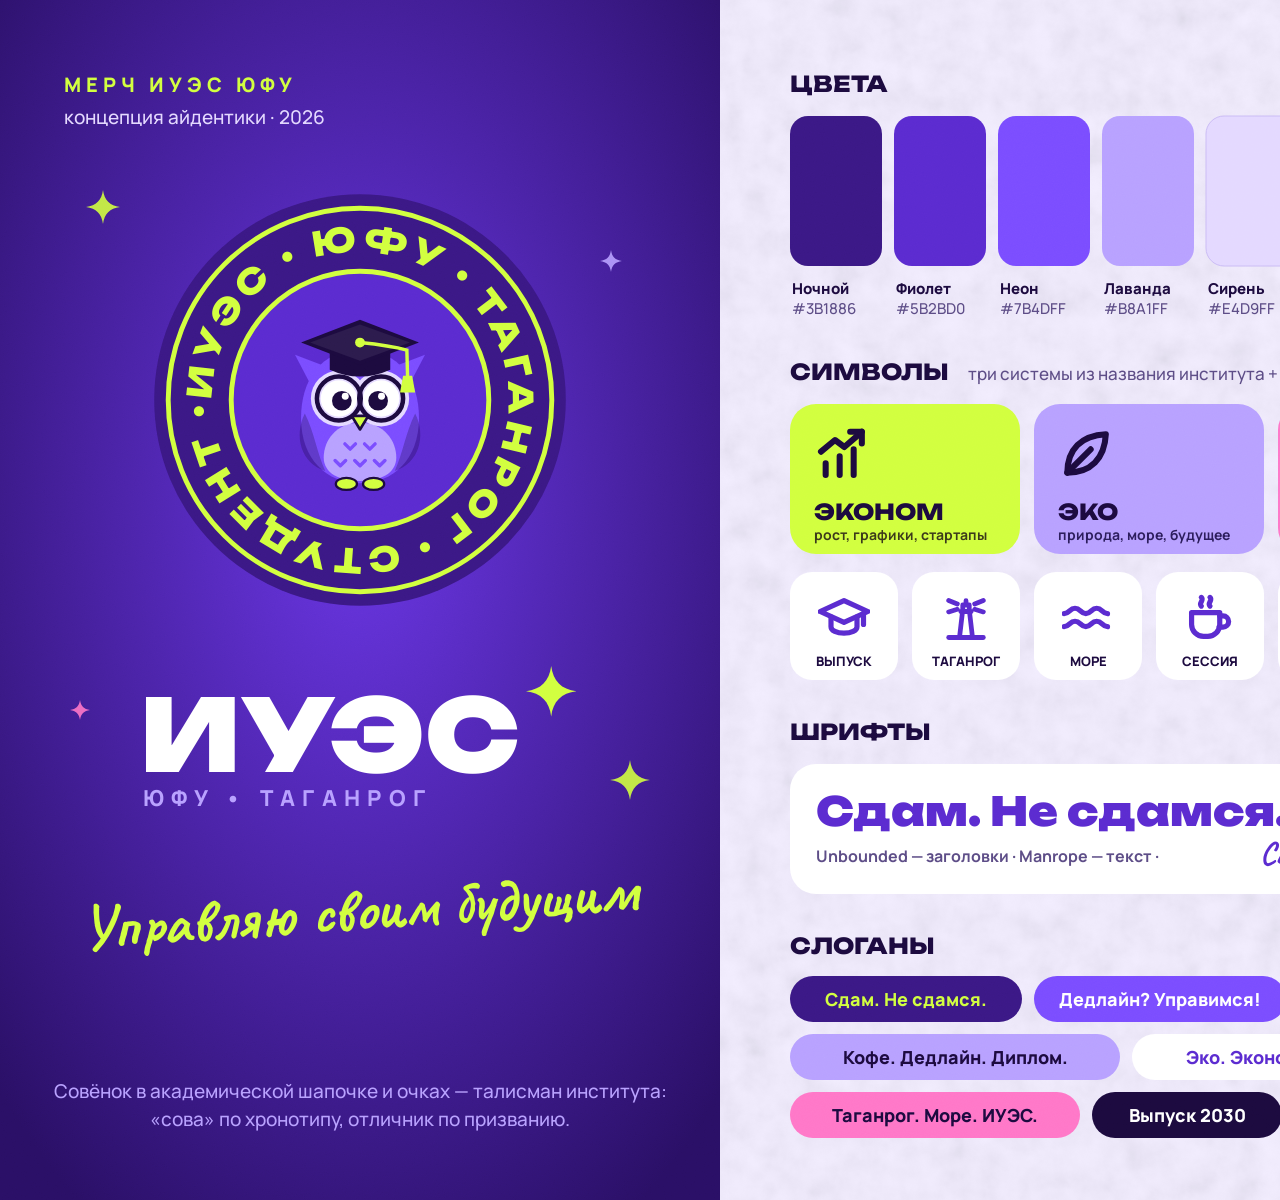
<file: merch/src/00-identity.html>
<!doctype html>
<html lang="ru">
<head>
<meta charset="utf-8">
<title>Айдентика мерча ИУЭС</title>
<link rel="stylesheet" href="shared.css">
</head>
<body>
<script src="shared.js"></script>
<div class="scene">
<svg viewBox="0 0 1600 1200">
  <defs>
    <radialGradient id="glowL" cx=".5" cy=".42" r=".7">
      <stop offset="0" stop-color="#6a36e6"/><stop offset="1" stop-color="#2a0f66"/>
    </radialGradient>
  </defs>

  <!-- фон -->
  <rect width="1600" height="1200" fill="#f3eeff"/>
  <rect width="1600" height="1200" filter="url(#paper)" opacity=".18" style="mix-blend-mode:multiply"/>

  <!-- левая панель -->
  <rect width="720" height="1200" fill="url(#glowL)"/>
  <g color="#d2ff3f" opacity=".9">
    <use href="#i-star" x="86" y="190" width="34" height="34"/>
    <use href="#i-star" x="600" y="250" width="22" height="22" color="#b8a1ff"/>
    <use href="#i-star" x="610" y="760" width="40" height="40"/>
    <use href="#i-star" x="70" y="700" width="20" height="20" color="#ff77c8"/>
  </g>
  <text x="64" y="92" class="m" font-weight="800" font-size="20" letter-spacing="5" fill="#d2ff3f">МЕРЧ ИУЭС ЮФУ</text>
  <text x="64" y="124" class="m" font-weight="500" font-size="19" fill="#e4d9ff">концепция айдентики · 2026</text>

  <use href="#emblem" x="150" y="190" width="420" height="420"/>
  <use href="#wordmark" x="140" y="660" width="440" height="150" style="--wm:#ffffff; --wm-star:#d2ff3f; --wm-sub:#b8a1ff"/>
  <text x="360" y="930" text-anchor="middle" class="h" font-size="62" fill="#d2ff3f" transform="rotate(-4 360 930)">Управляю своим будущим</text>
  <text x="360" y="1098" text-anchor="middle" class="m" font-weight="500" font-size="19" fill="#b8a1ff">Совёнок в академической шапочке и очках — талисман института:</text>
  <text x="360" y="1126" text-anchor="middle" class="m" font-weight="500" font-size="19" fill="#b8a1ff">«сова» по хронотипу, отличник по призванию.</text>

  <!-- правая панель -->
  <g transform="translate(790 0)">
    <text x="0" y="92" class="u" font-weight="800" font-size="22" fill="#1c0a3f">ЦВЕТА</text>
    <g class="m" font-size="15">
      <g transform="translate(0 116)"><rect width="92" height="150" rx="18" fill="#3b1886"/><text x="2" y="178" font-weight="800" fill="#1c0a3f">Ночной</text><text x="2" y="198" font-weight="500" fill="#5c4c86">#3B1886</text></g>
      <g transform="translate(104 116)"><rect width="92" height="150" rx="18" fill="#5b2bd0"/><text x="2" y="178" font-weight="800" fill="#1c0a3f">Фиолет</text><text x="2" y="198" font-weight="500" fill="#5c4c86">#5B2BD0</text></g>
      <g transform="translate(208 116)"><rect width="92" height="150" rx="18" fill="#7b4dff"/><text x="2" y="178" font-weight="800" fill="#1c0a3f">Неон</text><text x="2" y="198" font-weight="500" fill="#5c4c86">#7B4DFF</text></g>
      <g transform="translate(312 116)"><rect width="92" height="150" rx="18" fill="#b8a1ff"/><text x="2" y="178" font-weight="800" fill="#1c0a3f">Лаванда</text><text x="2" y="198" font-weight="500" fill="#5c4c86">#B8A1FF</text></g>
      <g transform="translate(416 116)"><rect width="92" height="150" rx="18" fill="#e4d9ff" stroke="#cbbcf5"/><text x="2" y="178" font-weight="800" fill="#1c0a3f">Сирень</text><text x="2" y="198" font-weight="500" fill="#5c4c86">#E4D9FF</text></g>
      <g transform="translate(520 116)"><rect width="92" height="150" rx="18" fill="#d2ff3f"/><text x="2" y="178" font-weight="800" fill="#1c0a3f">Лайм</text><text x="2" y="198" font-weight="500" fill="#5c4c86">#D2FF3F</text></g>
      <g transform="translate(624 116)"><rect width="92" height="150" rx="18" fill="#ff77c8"/><text x="2" y="178" font-weight="800" fill="#1c0a3f">Розовый</text><text x="2" y="198" font-weight="500" fill="#5c4c86">#FF77C8</text></g>
    </g>

    <text x="0" y="380" class="u" font-weight="800" font-size="22" fill="#1c0a3f">СИМВОЛЫ</text>
    <text x="178" y="380" class="m" font-weight="500" font-size="17" fill="#5c4c86">три системы из названия института + студенческая жизнь</text>
    <g transform="translate(0 404)">
      <rect width="230" height="150" rx="26" fill="#d2ff3f"/>
      <use href="#i-econ" x="24" y="22" width="56" height="56" color="#1c0a3f"/>
      <text x="24" y="116" class="u" font-weight="800" font-size="22" fill="#1c0a3f">ЭКОНОМ</text>
      <text x="24" y="136" class="m" font-weight="700" font-size="14" fill="#3b3a1a">рост, графики, стартапы</text>
    </g>
    <g transform="translate(244 404)">
      <rect width="230" height="150" rx="26" fill="#b8a1ff"/>
      <use href="#i-eco" x="24" y="22" width="56" height="56" color="#1c0a3f"/>
      <text x="24" y="116" class="u" font-weight="800" font-size="22" fill="#1c0a3f">ЭКО</text>
      <text x="24" y="136" class="m" font-weight="700" font-size="14" fill="#2c1d5c">природа, море, будущее</text>
    </g>
    <g transform="translate(488 404)">
      <rect width="230" height="150" rx="26" fill="#ff77c8"/>
      <use href="#i-soc" x="24" y="22" width="56" height="56" color="#1c0a3f"/>
      <text x="24" y="116" class="u" font-weight="800" font-size="22" fill="#1c0a3f">СОЦИУМ</text>
      <text x="24" y="136" class="m" font-weight="700" font-size="14" fill="#4d1a3b">люди, команда, дружба</text>
    </g>
    <g transform="translate(0 572)" color="#5b2bd0">
      <g><rect width="108" height="108" rx="22" fill="#fff"/><use href="#i-cap" x="28" y="20" width="52" height="52"/><text x="54" y="94" text-anchor="middle" class="m" font-weight="800" font-size="13" fill="#1c0a3f">ВЫПУСК</text></g>
      <g transform="translate(122 0)"><rect width="108" height="108" rx="22" fill="#fff"/><use href="#i-lighthouse" x="28" y="20" width="52" height="52"/><text x="54" y="94" text-anchor="middle" class="m" font-weight="800" font-size="13" fill="#1c0a3f">ТАГАНРОГ</text></g>
      <g transform="translate(244 0)"><rect width="108" height="108" rx="22" fill="#fff"/><use href="#i-wave" x="28" y="20" width="52" height="52"/><text x="54" y="94" text-anchor="middle" class="m" font-weight="800" font-size="13" fill="#1c0a3f">МОРЕ</text></g>
      <g transform="translate(366 0)"><rect width="108" height="108" rx="22" fill="#fff"/><use href="#i-coffee" x="28" y="20" width="52" height="52"/><text x="54" y="94" text-anchor="middle" class="m" font-weight="800" font-size="13" fill="#1c0a3f">СЕССИЯ</text></g>
      <g transform="translate(488 0)"><rect width="108" height="108" rx="22" fill="#fff"/><use href="#i-bolt" x="28" y="20" width="52" height="52"/><text x="54" y="94" text-anchor="middle" class="m" font-weight="800" font-size="13" fill="#1c0a3f">ЭНЕРГИЯ</text></g>
      <g transform="translate(610 0)"><rect width="108" height="108" rx="22" fill="#fff"/><use href="#i-plane" x="28" y="20" width="52" height="52"/><text x="54" y="94" text-anchor="middle" class="m" font-weight="800" font-size="13" fill="#1c0a3f">МЕЧТА</text></g>
    </g>

    <text x="0" y="740" class="u" font-weight="800" font-size="22" fill="#1c0a3f">ШРИФТЫ</text>
    <g transform="translate(0 764)">
      <rect width="718" height="130" rx="26" fill="#fff"/>
      <text x="26" y="62" class="u" font-weight="900" font-size="40" fill="#5b2bd0">Сдам. Не сдамся.</text>
      <text x="26" y="98" class="m" font-weight="700" font-size="16" fill="#5c4c86">Unbounded — заголовки  ·  Manrope — текст  ·</text>
      <text x="470" y="100" class="h" font-size="32" fill="#5b2bd0">Caveat — акценты</text>
    </g>

    <text x="0" y="954" class="u" font-weight="800" font-size="22" fill="#1c0a3f">СЛОГАНЫ</text>
    <g class="m" font-weight="800" font-size="18">
      <g transform="translate(0 976)"><rect width="232" height="46" rx="23" fill="#3b1886"/><text x="116" y="30" text-anchor="middle" fill="#d2ff3f">Сдам. Не сдамся.</text></g>
      <g transform="translate(244 976)"><rect width="252" height="46" rx="23" fill="#7b4dff"/><text x="126" y="30" text-anchor="middle" fill="#fff">Дедлайн? Управимся!</text></g>
      <g transform="translate(508 976)"><rect width="210" height="46" rx="23" fill="#d2ff3f"/><text x="105" y="30" text-anchor="middle" fill="#1c0a3f">Не сплю — учусь</text></g>
      <g transform="translate(0 1034)"><rect width="330" height="46" rx="23" fill="#b8a1ff"/><text x="165" y="30" text-anchor="middle" fill="#1c0a3f">Кофе. Дедлайн. Диплом.</text></g>
      <g transform="translate(342 1034)"><rect width="376" height="46" rx="23" fill="#fff"/><text x="188" y="30" text-anchor="middle" fill="#5b2bd0">Эко. Эконом. Социум. — это я</text></g>
      <g transform="translate(0 1092)"><rect width="290" height="46" rx="23" fill="#ff77c8"/><text x="145" y="30" text-anchor="middle" fill="#1c0a3f">Таганрог. Море. ИУЭС.</text></g>
      <g transform="translate(302 1092)"><rect width="190" height="46" rx="23" fill="#1c0a3f"/><text x="95" y="30" text-anchor="middle" fill="#fff">Выпуск 2030</text></g>
      <g transform="translate(504 1092)"><rect width="214" height="46" rx="23" fill="#e4d9ff"/><text x="107" y="30" text-anchor="middle" fill="#3b1886">Я ♥ ИУЭС</text></g>
    </g>
  </g>

  <rect width="1600" height="1200" filter="url(#grain)" opacity=".06" style="mix-blend-mode:overlay"/>
</svg>
</div>
</body>
</html>
</file>
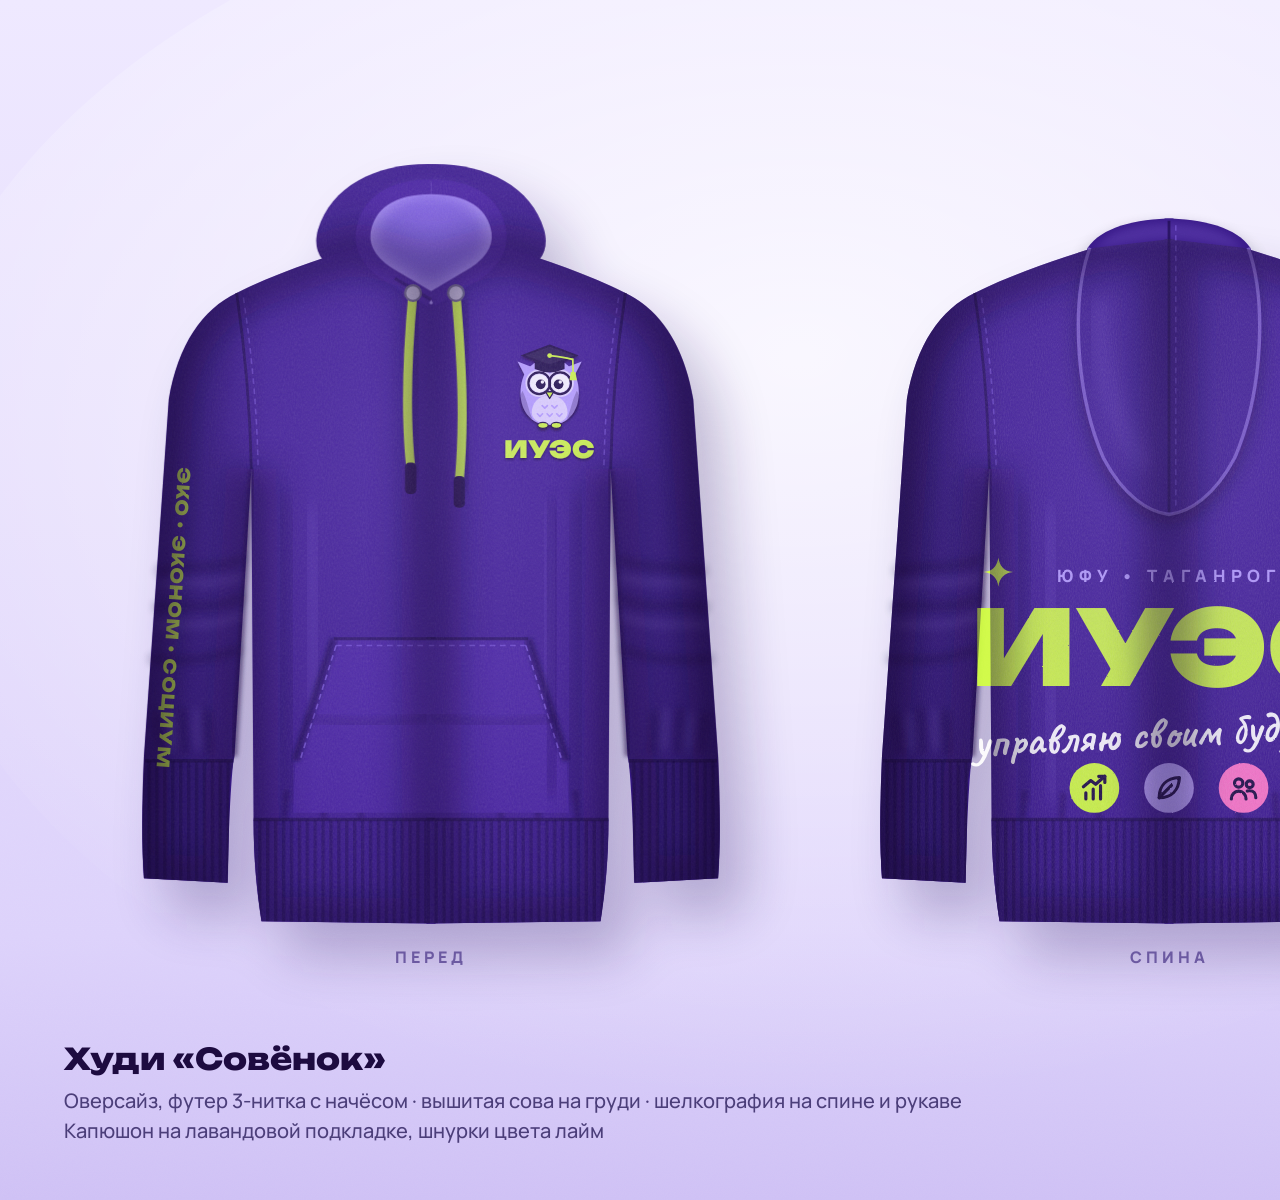
<file: merch/src/01-hoodie.html>
<!doctype html>
<html lang="ru">
<head>
<meta charset="utf-8">
<title>Худи «Совёнок»</title>
<link rel="stylesheet" href="shared.css">
</head>
<body>
<script src="shared.js"></script>
<div class="scene">
<svg viewBox="0 0 1600 1200">
  <defs>
    <linearGradient id="wall" x1="0" y1="0" x2="0" y2="1">
      <stop offset="0" stop-color="#efe9ff"/><stop offset=".78" stop-color="#ddd2fb"/><stop offset="1" stop-color="#cfc1f5"/>
    </linearGradient>
    <radialGradient id="spot" cx=".5" cy=".4" r=".6">
      <stop offset="0" stop-color="#fff" stop-opacity=".75"/><stop offset="1" stop-color="#fff" stop-opacity="0"/>
    </radialGradient>
    <radialGradient id="hl" cx=".5" cy=".38" r=".55">
      <stop offset="0" stop-color="#9c7cff" stop-opacity=".2"/><stop offset="1" stop-color="#9c7cff" stop-opacity="0"/>
    </radialGradient>
    <linearGradient id="side" x1="0" y1="0" x2="1" y2="0">
      <stop offset="0" stop-color="#0d0326" stop-opacity=".45"/><stop offset=".22" stop-color="#0d0326" stop-opacity="0"/>
      <stop offset=".78" stop-color="#0d0326" stop-opacity="0"/><stop offset="1" stop-color="#0d0326" stop-opacity=".45"/>
    </linearGradient>
    <pattern id="rib" width="7" height="10" patternUnits="userSpaceOnUse">
      <rect width="7" height="10" fill="#361885"/><rect width="3" height="10" fill="#2a116c"/>
    </pattern>

    <!-- Силуэт: левая половина (перед) -->
    <path id="hf-body" d="M304 126 L234 106 C200 116 160 130 128 146 C98 160 76 192 68 240 L46 556 C44 600 44 636 46 664 L120 668 C121 636 121 604 122 578 L126 556 L141 302 L143 612 C143 648 146 676 150 702 L304 704 Z"/>
    <path id="hb-body" d="M304 98 L234 106 C200 116 160 130 128 146 C98 160 76 192 68 240 L46 556 C44 600 44 636 46 664 L120 668 C121 636 121 604 122 578 L126 556 L141 302 L143 612 C143 648 146 676 150 702 L304 704 Z"/>
    <path id="h-cuff" d="M47 560 C44 600 44 636 46 664 L120 668 C121 636 121 604 125 560 Z"/>
    <path id="h-hem" d="M143 612 C143 648 146 676 150 702 L304 704 L304 612 Z"/>
    <path id="h-hood" d="M304 32 C254 30 212 50 200 90 C195 108 203 121 220 127 L304 146 Z"/>

    <clipPath id="clipF">
      <use href="#hf-body"/><use href="#hf-body" transform="translate(600 0) scale(-1 1)"/>
      <use href="#h-hood"/><use href="#h-hood" transform="translate(600 0) scale(-1 1)"/>
    </clipPath>
    <clipPath id="clipB">
      <use href="#hb-body"/><use href="#hb-body" transform="translate(600 0) scale(-1 1)"/>
    </clipPath>

    <!-- Половина с деталями, одинаковыми для переда и спины -->
    <g id="h-half-common">
      <use href="#h-cuff" fill="url(#rib)"/>
      <use href="#h-hem" fill="url(#rib)"/>
      <path d="M47 560 L125 560" stroke="#1d0b4d" stroke-width="3" opacity=".6"/>
      <path d="M143 612 L304 612" stroke="#1d0b4d" stroke-width="3" opacity=".6"/>
      <path d="M128 146 C136 200 140 250 141 302" fill="none" stroke="#1d0b4d" stroke-width="2.5" opacity=".7"/>
      <path d="M134 150 C142 204 146 252 147 300" fill="none" stroke="#8d6cf0" stroke-width="1.4" stroke-dasharray="5 4" opacity=".45"/>
      <path d="M126 556 L141 302" fill="none" stroke="#12053a" stroke-width="5" opacity=".55" filter="url(#b2)"/>
      <!-- складки рукава -->
      <g fill="none" stroke-linecap="round">
        <g stroke="#12053a" opacity=".38" filter="url(#b4)" stroke-width="7">
          <path d="M60 392 C80 386 104 392 132 382"/>
          <path d="M58 424 C84 420 104 428 131 416"/>
          <path d="M54 470 C74 470 96 474 128 462"/>
          <path d="M58 520 L62 552 M80 516 L82 552 M102 518 L104 552"/>
        </g>
        <g stroke="#a88bff" opacity=".22" filter="url(#b4)" stroke-width="6">
          <path d="M62 404 C82 400 104 406 130 398"/>
          <path d="M58 440 C84 438 104 444 130 432"/>
          <path d="M70 520 L72 548 M92 516 L94 548"/>
        </g>
        <!-- складки корпуса -->
        <path d="M168 330 C176 410 170 490 176 590" stroke="#12053a" stroke-width="16" opacity=".22" filter="url(#b8)"/>
        <path d="M192 340 C198 420 194 490 198 590" stroke="#a88bff" stroke-width="12" opacity=".14" filter="url(#b8)"/>
        <path d="M172 588 L170 610 M206 590 L205 610 M238 588 L238 610" stroke="#12053a" stroke-width="5" opacity=".35" filter="url(#b2)"/>
      </g>
    </g>

    <g id="h-pocket-half">
      <path d="M304 452 L214 452 L180 560 L178 606 L304 606 Z" fill="#46229e"/>
      <path d="M214 452 L180 560" stroke="#10043a" stroke-width="7" opacity=".55" filter="url(#b2)"/>
      <path d="M216 458 L184 560" stroke="#8d6cf0" stroke-width="1.4" stroke-dasharray="5 4" opacity=".6"/>
      <path d="M214 452 L304 452" stroke="#1d0b4d" stroke-width="2.5" opacity=".7"/>
      <path d="M216 458 L304 458" stroke="#8d6cf0" stroke-width="1.4" stroke-dasharray="5 4" opacity=".5"/>
      <path d="M190 520 C220 530 262 528 304 520" stroke="#12053a" stroke-width="8" opacity=".2" filter="url(#b4)" fill="none"/>
    </g>
  </defs>

  <!-- студия -->
  <rect width="1600" height="1200" fill="url(#wall)"/>
  <ellipse cx="800" cy="480" rx="900" ry="620" fill="url(#spot)"/>

  <!-- ===== ПЕРЕД ===== -->
  <g transform="translate(92 128) scale(1.13)">
    <!-- тень на стене -->
    <g transform="translate(22 30)" opacity=".28" filter="url(#b24)" fill="#2a1560">
      <use href="#hf-body"/><use href="#hf-body" transform="translate(600 0) scale(-1 1)"/>
      <use href="#h-hood"/><use href="#h-hood" transform="translate(600 0) scale(-1 1)"/>
    </g>
    <use href="#h-hood" fill="#3a1b8a"/><use href="#h-hood" fill="#3a1b8a" transform="translate(600 0) scale(-1 1)"/>
    <use href="#hf-body" fill="#3d1c8f"/><use href="#hf-body" fill="#3d1c8f" transform="translate(600 0) scale(-1 1)"/>
    <use href="#h-half-common"/><use href="#h-half-common" transform="translate(600 0) scale(-1 1)"/>
    <use href="#h-pocket-half"/><use href="#h-pocket-half" transform="translate(600 0) scale(-1 1)"/>

    <!-- принт на рукаве -->
    <g filter="url(#print)">
      <text transform="translate(76 300) rotate(94)" class="u" font-weight="800" font-size="15" fill="#d2ff3f" letter-spacing="1">ЭКО • ЭКОНОМ • СОЦИУМ</text>
    </g>

    <!-- капюшон: подкладка и кант -->
    <path d="M304 48 C268 48 244 64 238 92 C236 110 246 125 266 136 L300 156 L334 136 C354 125 364 110 362 92 C356 64 332 48 296 48 Z" fill="#b8a1ff"/>
    <path d="M300 56 C272 56 254 70 249 92 C247 106 258 118 276 127 L300 140 L324 127 C342 118 353 106 351 92 C346 70 328 56 300 56 Z" fill="#7d60de" filter="url(#b8)"/>
    <path d="M300 52 C266 52 244 66 240 92 C238 108 248 122 268 133 L300 152" fill="none" stroke="#45209c" stroke-width="13"/>
    <path d="M300 52 C334 52 356 66 360 92 C362 108 352 122 332 133 L300 152" fill="none" stroke="#45209c" stroke-width="13"/>
    <path d="M300 152 L268 133" stroke="#1d0b4d" stroke-width="3" opacity=".5"/>
    <!-- шнурки -->
    <g fill="none" stroke-linecap="round">
      <path d="M284 146 C279 200 277 252 282 300" stroke="#10043a" stroke-width="10" opacity=".3" filter="url(#b4)" transform="translate(4 6)"/>
      <path d="M322 146 C327 206 330 256 325 312" stroke="#10043a" stroke-width="10" opacity=".3" filter="url(#b4)" transform="translate(4 6)"/>
      <path d="M284 146 C279 200 277 252 282 300" stroke="#d2ff3f" stroke-width="8"/>
      <path d="M322 146 C327 206 330 256 325 312" stroke="#d2ff3f" stroke-width="8"/>
    </g>
    <rect x="277" y="296" width="10" height="28" rx="4" fill="#1c0a3f"/>
    <rect x="320" y="308" width="10" height="28" rx="4" fill="#1c0a3f"/>
    <circle cx="284" cy="146" r="7" fill="#c8c3d8" stroke="#6d6883" stroke-width="2"/>
    <circle cx="322" cy="146" r="7" fill="#c8c3d8" stroke="#6d6883" stroke-width="2"/>

    <!-- вышивка на груди -->
    <g filter="url(#emb)">
      <use href="#owl" x="372" y="186" width="66" height="81" style="--owl-body:#b8a1ff; --owl-face:#e4d9ff; --owl-belly:#e4d9ff; --owl-ink:#1c0a3f; --owl-accent:#d2ff3f"/>
      <text x="405" y="292" text-anchor="middle" class="u" font-weight="900" font-size="21" fill="#d2ff3f">ИУЭС</text>
    </g>

    <!-- свет, объём, фактура -->
    <g clip-path="url(#clipF)">
      <rect width="600" height="720" fill="url(#hl)" style="mix-blend-mode:screen"/>
      <rect x="40" width="520" height="720" fill="url(#side)"/>
      <g fill="none" stroke="#0b0224" stroke-width="44" opacity=".35" filter="url(#b14)">
        <use href="#hf-body"/><use href="#hf-body" transform="translate(600 0) scale(-1 1)"/>
      </g>
      <path d="M410 330 C400 420 412 500 404 590" stroke="#12053a" stroke-width="18" opacity=".2" filter="url(#b8)" fill="none"/>
      <rect width="600" height="720" filter="url(#knit)" opacity=".14" style="mix-blend-mode:overlay"/>
    </g>
  </g>

  <!-- ===== СПИНА ===== -->
  <g transform="translate(830 128) scale(1.13)">
    <g transform="translate(22 30)" opacity=".28" filter="url(#b24)" fill="#2a1560">
      <use href="#hb-body"/><use href="#hb-body" transform="translate(600 0) scale(-1 1)"/>
    </g>
    <use href="#hb-body" fill="#3d1c8f"/><use href="#hb-body" fill="#3d1c8f" transform="translate(600 0) scale(-1 1)"/>
    <use href="#h-half-common"/><use href="#h-half-common" transform="translate(600 0) scale(-1 1)"/>

    <!-- принт на спине -->
    <g filter="url(#print)">
      <g color="#d2ff3f">
        <use href="#i-star" x="136" y="380" width="26" height="26"/>
        <use href="#i-star" x="440" y="372" width="18" height="18" color="#b8a1ff"/>
      </g>
      <text x="300" y="402" text-anchor="middle" class="m" font-weight="800" font-size="15" letter-spacing="5" fill="#b8a1ff">ЮФУ • ТАГАНРОГ</text>
      <text x="300" y="494" text-anchor="middle" class="u" font-weight="900" font-size="92" fill="#d2ff3f">ИУЭС</text>
      <text x="300" y="548" text-anchor="middle" class="h" font-size="40" fill="#ffffff" transform="rotate(-3 300 548)">управляю своим будущим</text>
      <g transform="translate(212 562)">
        <circle cx="22" cy="22" r="22" fill="#d2ff3f"/><use href="#i-econ" x="9" y="9" width="26" height="26" color="#1c0a3f"/>
        <circle cx="88" cy="22" r="22" fill="#b8a1ff"/><use href="#i-eco" x="75" y="9" width="26" height="26" color="#1c0a3f"/>
        <circle cx="154" cy="22" r="22" fill="#ff77c8"/><use href="#i-soc" x="141" y="9" width="26" height="26" color="#1c0a3f"/>
      </g>
    </g>

    <!-- капюшон, лежащий на спине -->
    <g opacity=".45" filter="url(#b8)" fill="#0b0224" transform="translate(0 10)">
      <path d="M304 80 C270 80 240 88 228 106 C212 150 214 232 240 292 C258 326 282 340 304 342 Z"/>
      <path d="M296 80 C330 80 360 88 372 106 C388 150 386 232 360 292 C342 326 318 340 296 342 Z"/>
    </g>
    <path d="M304 80 C270 80 240 88 228 106 C212 150 214 232 240 292 C258 326 282 340 304 342 Z" fill="#391a88"/>
    <path d="M296 80 C330 80 360 88 372 106 C388 150 386 232 360 292 C342 326 318 340 296 342 Z" fill="#391a88"/>
    <path d="M300 84 C268 84 244 92 234 108 C300 96 300 96 366 108 C356 92 332 84 300 84 Z" fill="#a88bff" opacity=".18" filter="url(#b4)"/>
    <path d="M300 82 L300 340" stroke="#1d0b4d" stroke-width="2.5" opacity=".7"/>
    <path d="M306 86 L306 336" stroke="#8d6cf0" stroke-width="1.4" stroke-dasharray="5 4" opacity=".45"/>
    <path d="M240 150 C236 210 250 262 280 300" fill="none" stroke="#a88bff" stroke-width="14" opacity=".15" filter="url(#b8)"/>
    <path d="M230 106 C214 150 216 232 242 292 C260 326 282 340 300 342 C318 340 340 326 358 292 C384 232 386 150 370 106" fill="none" stroke="#b8a1ff" stroke-width="3" opacity=".45"/>

    <g clip-path="url(#clipB)">
      <rect width="600" height="720" fill="url(#hl)" style="mix-blend-mode:screen"/>
      <rect x="40" width="520" height="720" fill="url(#side)"/>
      <g fill="none" stroke="#0b0224" stroke-width="44" opacity=".35" filter="url(#b14)">
        <use href="#hb-body"/><use href="#hb-body" transform="translate(600 0) scale(-1 1)"/>
      </g>
      <rect width="600" height="720" filter="url(#knit)" opacity=".14" style="mix-blend-mode:overlay"/>
    </g>
  </g>

  <!-- подписи -->
  <g class="m" font-weight="800" font-size="16" letter-spacing="4" fill="#6a58a0">
    <text x="431" y="963" text-anchor="middle">ПЕРЕД</text>
    <text x="1169" y="963" text-anchor="middle">СПИНА</text>
  </g>
  <text x="64" y="1070" class="u" font-weight="800" font-size="30" fill="#1c0a3f">Худи «Совёнок»</text>
  <text x="64" y="1108" class="m" font-weight="500" font-size="20" fill="#4a3d78">Оверсайз, футер 3-нитка с начёсом · вышитая сова на груди · шелкография на спине и рукаве</text>
  <text x="64" y="1138" class="m" font-weight="500" font-size="20" fill="#4a3d78">Капюшон на лавандовой подкладке, шнурки цвета лайм</text>
  <text x="1536" y="1138" text-anchor="end" class="u" font-weight="800" font-size="18" fill="#7b4dff">МЕРЧ ИУЭС • 01</text>

  <rect width="1600" height="1200" filter="url(#grain)" opacity=".07" style="mix-blend-mode:overlay"/>
</svg>
</div>
</body>
</html>
</file>
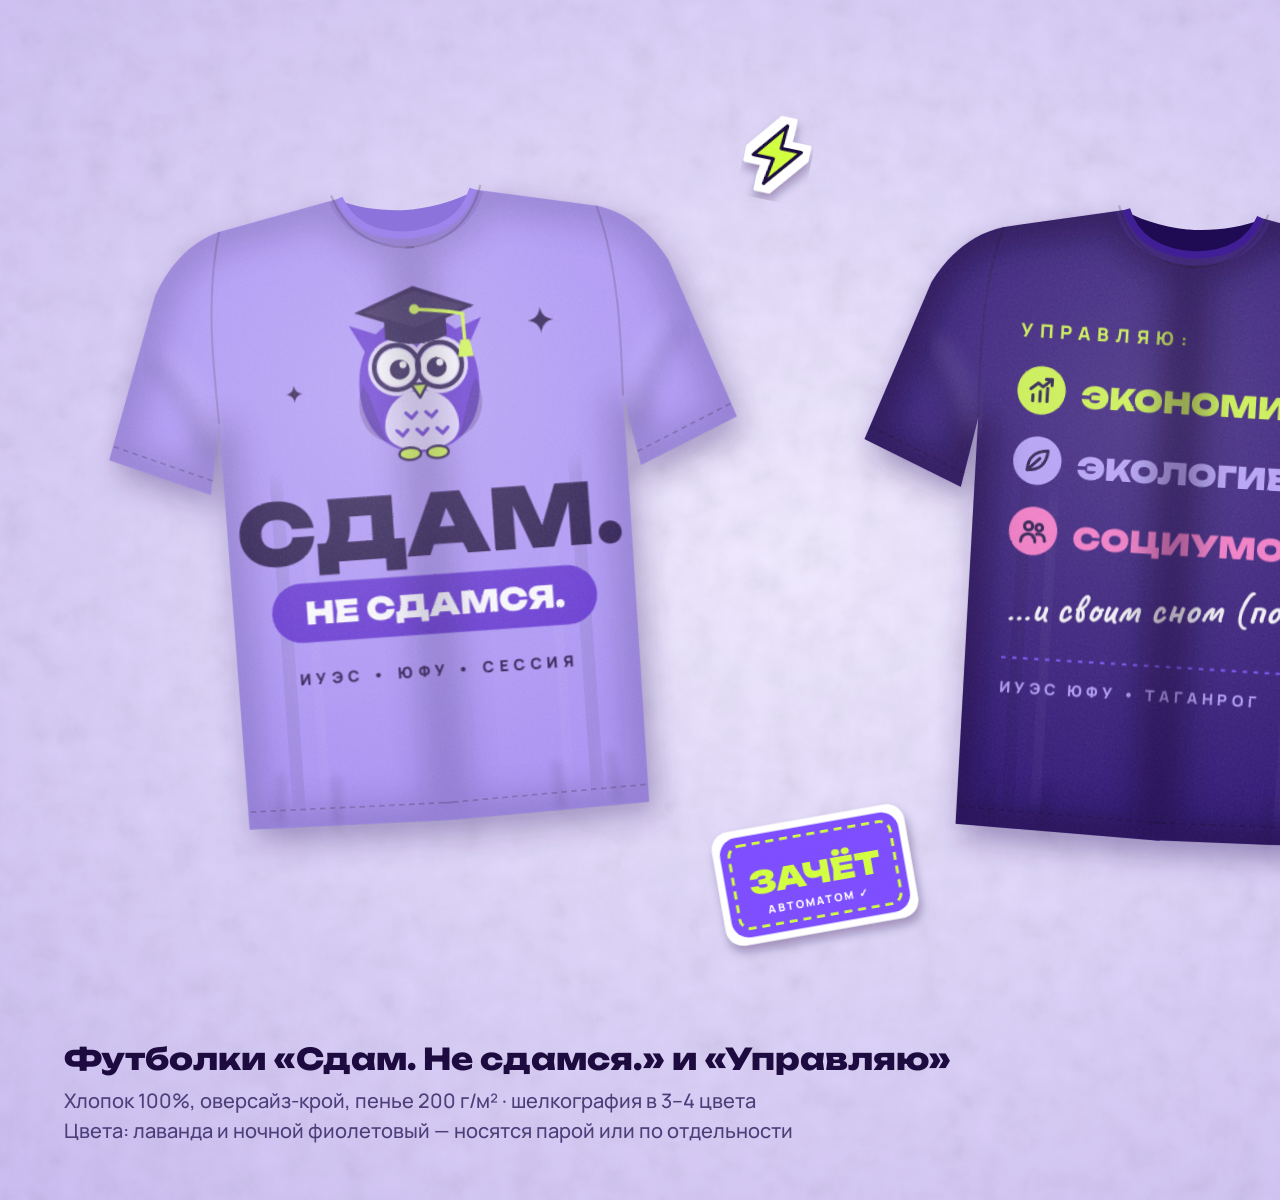
<file: merch/src/02-tshirts.html>
<!doctype html>
<html lang="ru">
<head>
<meta charset="utf-8">
<title>Футболки</title>
<link rel="stylesheet" href="shared.css">
</head>
<body>
<script src="shared.js"></script>
<div class="scene">
<svg viewBox="0 0 1600 1200">
  <defs>
    <radialGradient id="table" cx=".5" cy=".45" r=".75">
      <stop offset="0" stop-color="#f1ebff"/><stop offset="1" stop-color="#cbbdf2"/>
    </radialGradient>
    <radialGradient id="tl" cx=".45" cy=".35" r=".6">
      <stop offset="0" stop-color="#fff" stop-opacity=".22"/><stop offset="1" stop-color="#fff" stop-opacity="0"/>
    </radialGradient>

    <path id="t-half" d="M304 80 C270 80 246 68 236 40 L128 62 C100 70 80 90 66 116 L14 262 L104 300 L116 236 L118 606 L304 610 Z"/>
    <path id="t-backneck" d="M236 40 C258 50 280 54 304 54 L304 80 C270 80 246 68 236 40 Z"/>
    <clipPath id="clipT">
      <use href="#t-half"/><use href="#t-half" transform="translate(600 0) scale(-1 1)"/>
    </clipPath>

    <g id="t-details">
      <path d="M236 40 C246 68 270 80 304 80" fill="none" stroke="var(--rib)" stroke-width="13"/>
      <path d="M232 36 C243 70 268 88 304 88" fill="none" stroke="#000" stroke-width="2" opacity=".18"/>
      <path d="M128 62 C112 120 114 180 116 236" fill="none" stroke="#000" stroke-width="2" opacity=".16"/>
      <path d="M19 250 L108 288" stroke="#000" stroke-width="1.6" stroke-dasharray="5 4" opacity=".2"/>
      <path d="M120 590 L304 594" stroke="#000" stroke-width="1.6" stroke-dasharray="5 4" opacity=".2"/>
      <g fill="none" stroke-linecap="round">
        <path d="M60 180 C80 200 96 230 104 262" stroke="#000" stroke-width="12" opacity=".12" filter="url(#b8)"/>
        <path d="M76 170 C94 190 108 220 112 250" stroke="#fff" stroke-width="10" opacity=".12" filter="url(#b8)"/>
        <path d="M160 300 C168 380 160 470 168 580" stroke="#000" stroke-width="18" opacity=".1" filter="url(#b8)"/>
        <path d="M186 310 C192 390 188 470 192 580" stroke="#fff" stroke-width="12" opacity=".06" filter="url(#b8)"/>
        <path d="M150 560 L146 600 M200 566 L198 604" stroke="#000" stroke-width="6" opacity=".12" filter="url(#b4)"/>
      </g>
    </g>
  </defs>

  <!-- стол -->
  <rect width="1600" height="1200" fill="url(#table)"/>
  <rect width="1600" height="1200" filter="url(#paper)" opacity=".16" style="mix-blend-mode:multiply"/>

  <!-- ===== Лавандовая футболка «Сдам. Не сдамся.» ===== -->
  <g transform="translate(96 150) rotate(-4 330 330) scale(1.1)" style="--rib:#9c83ec">
    <g transform="translate(6 12)" opacity=".35" filter="url(#b14)" fill="#2a1560">
      <use href="#t-half"/><use href="#t-half" transform="translate(600 0) scale(-1 1)"/>
    </g>
    <use href="#t-half" fill="#ab93f7"/><use href="#t-half" fill="#ab93f7" transform="translate(600 0) scale(-1 1)"/>
    <use href="#t-backneck" fill="#8a71dc"/><use href="#t-backneck" fill="#8a71dc" transform="translate(600 0) scale(-1 1)"/>
    <use href="#t-details"/><use href="#t-details" transform="translate(600 0) scale(-1 1)"/>

    <g filter="url(#print)">
      <use href="#owl" x="230" y="112" width="140" height="171" style="--owl-body:#5b2bd0; --owl-face:#e4d9ff; --owl-belly:#e4d9ff; --owl-ink:#1c0a3f; --owl-accent:#d2ff3f"/>
      <text x="300" y="368" text-anchor="middle" class="u" font-weight="900" font-size="76" fill="#1c0a3f">СДАМ.</text>
      <rect x="152" y="386" width="296" height="54" rx="27" fill="#5b2bd0"/>
      <text x="300" y="424" text-anchor="middle" class="u" font-weight="900" font-size="28" fill="#ffffff">НЕ СДАМСЯ.</text>
      <text x="300" y="478" text-anchor="middle" class="m" font-weight="800" font-size="14" letter-spacing="5" fill="#1c0a3f">ИУЭС • ЮФУ • СЕССИЯ</text>
      <g color="#1c0a3f"><use href="#i-star" x="402" y="150" width="24" height="24"/><use href="#i-star" x="178" y="206" width="16" height="16"/></g>
    </g>

    <g clip-path="url(#clipT)">
      <rect width="600" height="620" fill="url(#tl)"/>
      <g fill="none" stroke="#1c0a3f" stroke-width="36" opacity=".18" filter="url(#b14)">
        <use href="#t-half"/><use href="#t-half" transform="translate(600 0) scale(-1 1)"/>
      </g>
      <rect width="600" height="620" filter="url(#knit)" opacity=".13" style="mix-blend-mode:overlay"/>
    </g>
  </g>

  <!-- ===== Тёмная футболка «Управляю» ===== -->
  <g transform="translate(846 170) rotate(3.5 330 330) scale(1.1)" style="--rib:#3f1d93">
    <g transform="translate(6 12)" opacity=".4" filter="url(#b14)" fill="#2a1560">
      <use href="#t-half"/><use href="#t-half" transform="translate(600 0) scale(-1 1)"/>
    </g>
    <use href="#t-half" fill="#2f1474"/><use href="#t-half" fill="#2f1474" transform="translate(600 0) scale(-1 1)"/>
    <use href="#t-backneck" fill="#1e0a52"/><use href="#t-backneck" fill="#1e0a52" transform="translate(600 0) scale(-1 1)"/>
    <use href="#t-details"/><use href="#t-details" transform="translate(600 0) scale(-1 1)"/>

    <g filter="url(#print)">
      <text x="150" y="160" class="m" font-weight="800" font-size="17" letter-spacing="6" fill="#d2ff3f">УПРАВЛЯЮ:</text>
      <g transform="translate(150 186)">
        <circle cx="22" cy="22" r="22" fill="#d2ff3f"/><use href="#i-econ" x="9" y="9" width="26" height="26" color="#1c0a3f"/>
        <text x="58" y="36" class="u" font-weight="900" font-size="27" fill="#d2ff3f">ЭКОНОМИКОЙ</text>
      </g>
      <g transform="translate(150 250)">
        <circle cx="22" cy="22" r="22" fill="#b8a1ff"/><use href="#i-eco" x="9" y="9" width="26" height="26" color="#1c0a3f"/>
        <text x="58" y="36" class="u" font-weight="900" font-size="27" fill="#b8a1ff">ЭКОЛОГИЕЙ</text>
      </g>
      <g transform="translate(150 314)">
        <circle cx="22" cy="22" r="22" fill="#ff77c8"/><use href="#i-soc" x="9" y="9" width="26" height="26" color="#1c0a3f"/>
        <text x="58" y="36" class="u" font-weight="900" font-size="27" fill="#ff77c8">СОЦИУМОМ</text>
      </g>
      <text x="152" y="420" class="h" font-size="38" fill="#ffffff" transform="rotate(-3 152 420)">…и своим сном (почти)</text>
      <path d="M150 452 H450" stroke="#7b4dff" stroke-width="2" stroke-dasharray="4 6"/>
      <text x="150" y="484" class="m" font-weight="800" font-size="14" letter-spacing="4" fill="#b8a1ff">ИУЭС ЮФУ • ТАГАНРОГ</text>
      <use href="#owl" x="408" y="456" width="40" height="49" style="--owl-body:#7b4dff"/>
    </g>

    <g clip-path="url(#clipT)">
      <rect width="600" height="620" fill="url(#tl)" opacity=".7"/>
      <g fill="none" stroke="#07021a" stroke-width="36" opacity=".35" filter="url(#b14)">
        <use href="#t-half"/><use href="#t-half" transform="translate(600 0) scale(-1 1)"/>
      </g>
      <rect width="600" height="620" filter="url(#knit)" opacity=".13" style="mix-blend-mode:overlay"/>
    </g>
  </g>

  <!-- реквизит: стикеры на столе -->
  <use href="#st-zachet" x="720" y="820" width="190" height="110" transform="rotate(-10 815 875)" filter="url(#diecut)"/>
  <use href="#st-bolt" x="742" y="120" width="70" height="70" transform="rotate(12 777 155)" filter="url(#diecut)"/>
  <use href="#st-heart" x="1380" y="60" width="150" height="137" transform="rotate(10 1455 128)" filter="url(#diecut)"/>

  <text x="64" y="1070" class="u" font-weight="800" font-size="30" fill="#1c0a3f">Футболки «Сдам. Не сдамся.» и «Управляю»</text>
  <text x="64" y="1108" class="m" font-weight="500" font-size="20" fill="#4a3d78">Хлопок 100%, оверсайз-крой, пенье 200 г/м² · шелкография в 3–4 цвета</text>
  <text x="64" y="1138" class="m" font-weight="500" font-size="20" fill="#4a3d78">Цвета: лаванда и ночной фиолетовый — носятся парой или по отдельности</text>
  <text x="1536" y="1138" text-anchor="end" class="u" font-weight="800" font-size="18" fill="#7b4dff">МЕРЧ ИУЭС • 02</text>

  <rect width="1600" height="1200" filter="url(#grain)" opacity=".07" style="mix-blend-mode:overlay"/>
</svg>
</div>
</body>
</html>
</file>
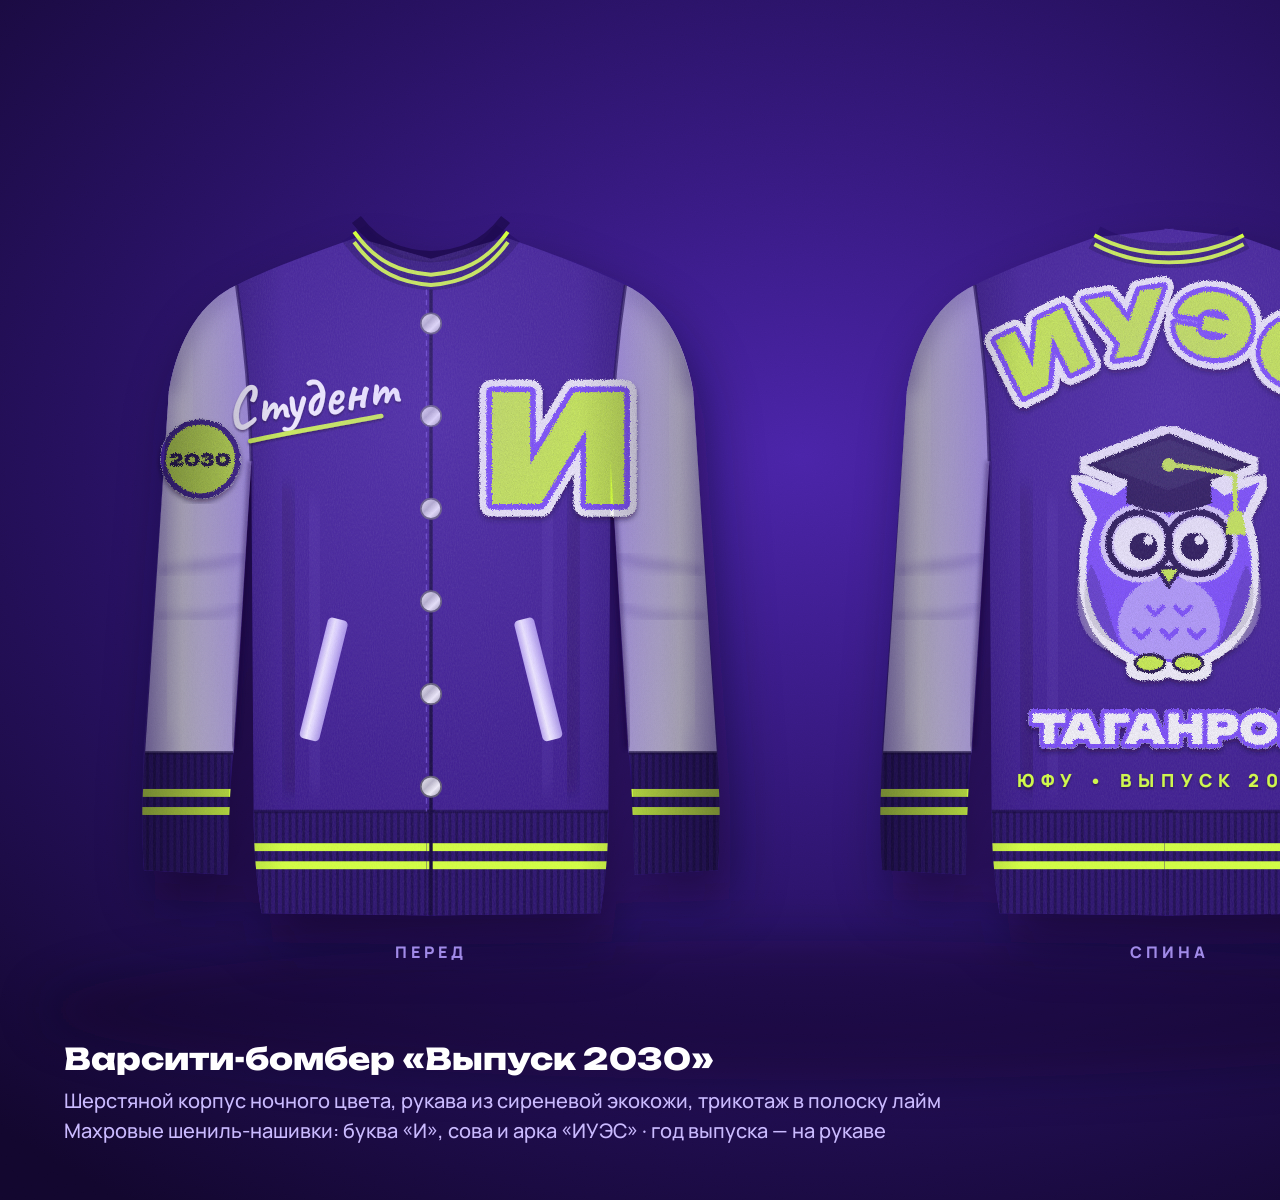
<file: merch/src/03-varsity.html>
<!doctype html>
<html lang="ru">
<head>
<meta charset="utf-8">
<title>Варсити-бомбер</title>
<link rel="stylesheet" href="shared.css">
</head>
<body>
<script src="shared.js"></script>
<div class="scene">
<svg viewBox="0 0 1600 1200">
  <defs>
    <radialGradient id="stage" cx=".5" cy=".38" r=".75">
      <stop offset="0" stop-color="#4a24a8"/><stop offset=".6" stop-color="#26105e"/><stop offset="1" stop-color="#12062e"/>
    </radialGradient>
    <linearGradient id="leather" x1="0" y1="0" x2="1" y2="0">
      <stop offset="0" stop-color="#b9a6f0"/><stop offset=".35" stop-color="#f4efff"/><stop offset=".55" stop-color="#e2d8ff"/><stop offset="1" stop-color="#a893e6"/>
    </linearGradient>
    <radialGradient id="vhl" cx=".5" cy=".35" r=".55">
      <stop offset="0" stop-color="#8f6bff" stop-opacity=".25"/><stop offset="1" stop-color="#8f6bff" stop-opacity="0"/>
    </radialGradient>
    <linearGradient id="vside" x1="0" y1="0" x2="1" y2="0">
      <stop offset="0" stop-color="#07021a" stop-opacity=".5"/><stop offset=".25" stop-color="#07021a" stop-opacity="0"/>
      <stop offset=".75" stop-color="#07021a" stop-opacity="0"/><stop offset="1" stop-color="#07021a" stop-opacity=".5"/>
    </linearGradient>
    <pattern id="vrib" width="6" height="10" patternUnits="userSpaceOnUse">
      <rect width="6" height="10" fill="#2a116c"/><rect width="2.5" height="10" fill="#1d0b50"/>
    </pattern>

    <path id="vf-body" d="M304 124 L234 104 C200 116 160 130 128 146 C98 160 76 192 68 240 L46 556 C44 600 44 636 46 664 L120 668 C121 636 121 604 122 578 L126 556 L141 302 L143 612 C143 648 146 676 150 702 L304 704 Z"/>
    <path id="vb-body" d="M304 96 L234 104 C200 116 160 130 128 146 C98 160 76 192 68 240 L46 556 C44 600 44 636 46 664 L120 668 C121 636 121 604 122 578 L126 556 L141 302 L143 612 C143 648 146 676 150 702 L304 704 Z"/>
    <path id="v-sleeve" d="M128 146 C98 160 76 192 68 240 L47 560 L125 560 L141 302 C140 250 136 200 128 146 Z"/>
    <path id="v-cuff" d="M47 560 C44 600 44 636 46 664 L120 668 C121 636 121 604 125 560 Z"/>
    <path id="v-hem" d="M143 612 C143 648 146 676 150 702 L304 704 L304 612 Z"/>
    <clipPath id="clipVF"><use href="#vf-body"/><use href="#vf-body" transform="translate(600 0) scale(-1 1)"/></clipPath>
    <clipPath id="clipVB"><use href="#vb-body"/><use href="#vb-body" transform="translate(600 0) scale(-1 1)"/></clipPath>
    <clipPath id="clipCuff"><use href="#v-cuff"/></clipPath>
    <clipPath id="clipHem"><use href="#v-hem"/></clipPath>
    <clipPath id="clipSleeve"><use href="#v-sleeve"/></clipPath>

    <g id="v-half">
      <use href="#v-sleeve" fill="url(#leather)"/>
      <g clip-path="url(#clipSleeve)">
        <path d="M60 400 C80 392 104 398 136 386" fill="none" stroke="#6f58b8" stroke-width="8" opacity=".35" filter="url(#b4)"/>
        <path d="M56 440 C82 436 104 444 134 430" fill="none" stroke="#6f58b8" stroke-width="7" opacity=".3" filter="url(#b4)"/>
        <path d="M86 200 C80 300 74 420 70 540" fill="none" stroke="#fff" stroke-width="10" opacity=".6" filter="url(#b8)"/>
        <path d="M128 146 C98 160 76 192 68 240" fill="none" stroke="#5d47a8" stroke-width="18" opacity=".35" filter="url(#b8)"/>
      </g>
      <path d="M128 146 C136 200 140 250 141 302" fill="none" stroke="#1d0b4d" stroke-width="3" opacity=".7"/>
      <path d="M126 556 L141 302" fill="none" stroke="#12053a" stroke-width="6" opacity=".45" filter="url(#b2)"/>
      <use href="#v-cuff" fill="url(#vrib)"/>
      <g clip-path="url(#clipCuff)"><rect x="30" y="592" width="110" height="7" fill="#d2ff3f"/><rect x="30" y="608" width="110" height="7" fill="#d2ff3f"/></g>
      <use href="#v-hem" fill="url(#vrib)"/>
      <g clip-path="url(#clipHem)"><rect x="140" y="640" width="170" height="7" fill="#d2ff3f"/><rect x="140" y="656" width="170" height="7" fill="#d2ff3f"/></g>
      <path d="M47 560 L125 560" stroke="#12053a" stroke-width="3" opacity=".6"/>
      <path d="M143 612 L304 612" stroke="#12053a" stroke-width="3" opacity=".6"/>
      <g fill="none" stroke-linecap="round">
        <path d="M170 330 C178 410 172 490 178 590" stroke="#07021a" stroke-width="16" opacity=".28" filter="url(#b8)"/>
        <path d="M194 340 C200 420 196 490 200 590" stroke="#a88bff" stroke-width="12" opacity=".12" filter="url(#b8)"/>
      </g>
    </g>
  </defs>

  <rect width="1600" height="1200" fill="url(#stage)"/>
  <ellipse cx="800" cy="1010" rx="760" ry="70" fill="#07021a" opacity=".35" filter="url(#b24)"/>

  <!-- ===== ПЕРЕД ===== -->
  <g transform="translate(92 120) scale(1.13)">
    <g transform="translate(10 26)" opacity=".5" filter="url(#b24)" fill="#07021a">
      <use href="#vf-body"/><use href="#vf-body" transform="translate(600 0) scale(-1 1)"/>
    </g>
    <use href="#vf-body" fill="#3a1a8a"/><use href="#vf-body" fill="#3a1a8a" transform="translate(600 0) scale(-1 1)"/>
    <use href="#v-half"/><use href="#v-half" transform="translate(600 0) scale(-1 1)"/>

    <!-- воротник -->
    <path d="M232 100 C252 128 274 136 300 138 C326 136 348 128 368 100" fill="none" stroke="#2a116c" stroke-width="26"/>
    <path d="M232 100 C252 128 274 136 300 138 C326 136 348 128 368 100" fill="none" stroke="#d2ff3f" stroke-width="3.5" transform="translate(0 -1)"/>
    <path d="M232 100 C252 128 274 136 300 138 C326 136 348 128 368 100" fill="none" stroke="#d2ff3f" stroke-width="3.5" transform="translate(0 8)"/>
    <path d="M234 88 C254 114 276 120 300 121 C324 120 346 114 366 88" fill="none" stroke="#1a0848" stroke-width="10" opacity=".7"/>

    <!-- застёжка и кнопки -->
    <path d="M300 150 L300 704" stroke="#12053a" stroke-width="3"/>
    <path d="M296 150 L296 612" stroke="#7b5ce0" stroke-width="1.2" stroke-dasharray="5 4" opacity=".6"/>
    <g>
      <circle cx="300" cy="180" r="9" fill="url(#silver)" stroke="#5e5a70" stroke-width="1.5"/>
      <circle cx="300" cy="262" r="9" fill="url(#silver)" stroke="#5e5a70" stroke-width="1.5"/>
      <circle cx="300" cy="344" r="9" fill="url(#silver)" stroke="#5e5a70" stroke-width="1.5"/>
      <circle cx="300" cy="426" r="9" fill="url(#silver)" stroke="#5e5a70" stroke-width="1.5"/>
      <circle cx="300" cy="508" r="9" fill="url(#silver)" stroke="#5e5a70" stroke-width="1.5"/>
      <circle cx="300" cy="590" r="9" fill="url(#silver)" stroke="#5e5a70" stroke-width="1.5"/>
    </g>

    <!-- карманы-листочки -->
    <g>
      <rect x="196" y="440" width="18" height="110" rx="4" fill="url(#leather)" transform="rotate(14 205 495)"/>
      <rect x="386" y="440" width="18" height="110" rx="4" fill="url(#leather)" transform="rotate(-14 395 495)"/>
    </g>

    <!-- шениль «И» -->
    <g filter="url(#chenille)">
      <text x="412" y="340" text-anchor="middle" class="u" font-weight="900" font-size="132" fill="#ffffff" stroke="#ffffff" stroke-width="22" stroke-linejoin="round">И</text>
      <text x="412" y="340" text-anchor="middle" class="u" font-weight="900" font-size="132" fill="#d2ff3f" stroke="#7b4dff" stroke-width="10" stroke-linejoin="round" paint-order="stroke">И</text>
    </g>
    <!-- вышитая надпись -->
    <g filter="url(#emb)">
      <text x="196" y="262" text-anchor="middle" class="h" font-size="50" fill="#ffffff" transform="rotate(-8 196 262)">Студент</text>
      <path d="M140 284 C176 276 214 270 256 262" fill="none" stroke="#d2ff3f" stroke-width="4" stroke-linecap="round"/>
    </g>
    <!-- нашивка на рукаве -->
    <g filter="url(#chenille)">
      <circle cx="96" cy="300" r="33" fill="#d2ff3f" stroke="#3a1a8a" stroke-width="5"/>
      <text x="96" y="306" text-anchor="middle" class="u" font-weight="900" font-size="15" fill="#1c0a3f">2030</text>
    </g>

    <g clip-path="url(#clipVF)">
      <rect width="600" height="720" fill="url(#vhl)" style="mix-blend-mode:screen"/>
      <rect x="40" width="520" height="720" fill="url(#vside)"/>
      <rect width="600" height="720" filter="url(#knit)" opacity=".1" style="mix-blend-mode:overlay"/>
    </g>
  </g>

  <!-- ===== СПИНА ===== -->
  <g transform="translate(830 120) scale(1.13)">
    <g transform="translate(10 26)" opacity=".5" filter="url(#b24)" fill="#07021a">
      <use href="#vb-body"/><use href="#vb-body" transform="translate(600 0) scale(-1 1)"/>
    </g>
    <use href="#vb-body" fill="#3a1a8a"/><use href="#vb-body" fill="#3a1a8a" transform="translate(600 0) scale(-1 1)"/>
    <use href="#v-half"/><use href="#v-half" transform="translate(600 0) scale(-1 1)"/>
    <path d="M234 104 C256 116 278 120 300 120 C322 120 344 116 366 104" fill="none" stroke="#2a116c" stroke-width="22"/>
    <path d="M234 104 C256 116 278 120 300 120 C322 120 344 116 366 104" fill="none" stroke="#d2ff3f" stroke-width="3.5" transform="translate(0 -2)"/>
    <path d="M234 104 C256 116 278 120 300 120 C322 120 344 116 366 104" fill="none" stroke="#d2ff3f" stroke-width="3.5" transform="translate(0 6)"/>

    <path id="v-arc" d="M150 262 Q300 150 450 262" fill="none"/>
    <g filter="url(#chenille)">
      <text class="u" font-weight="900" font-size="74" fill="#ffffff" stroke="#ffffff" stroke-width="20" stroke-linejoin="round"><textPath href="#v-arc" startOffset="50%" text-anchor="middle">ИУЭС</textPath></text>
      <text class="u" font-weight="900" font-size="74" fill="#d2ff3f" stroke="#7b4dff" stroke-width="9" stroke-linejoin="round" paint-order="stroke"><textPath href="#v-arc" startOffset="50%" text-anchor="middle">ИУЭС</textPath></text>
    </g>
    <g filter="url(#chenille)">
      <g filter="url(#felt)">
        <use href="#owl" x="206" y="262" width="188" height="229" style="--owl-body:#7b4dff; --owl-face:#e4d9ff; --owl-belly:#b8a1ff; --owl-accent:#d2ff3f"/>
      </g>
    </g>
    <g filter="url(#chenille)">
      <text x="300" y="552" text-anchor="middle" class="u" font-weight="900" font-size="36" fill="#ffffff" stroke="#7b4dff" stroke-width="8" stroke-linejoin="round" paint-order="stroke">ТАГАНРОГ</text>
    </g>
    <g filter="url(#emb)">
      <text x="300" y="590" text-anchor="middle" class="m" font-weight="800" font-size="16" letter-spacing="6" fill="#d2ff3f">ЮФУ • ВЫПУСК 2030</text>
    </g>

    <g clip-path="url(#clipVB)">
      <rect width="600" height="720" fill="url(#vhl)" style="mix-blend-mode:screen"/>
      <rect x="40" width="520" height="720" fill="url(#vside)"/>
      <rect width="600" height="720" filter="url(#knit)" opacity=".1" style="mix-blend-mode:overlay"/>
    </g>
  </g>

  <g class="m" font-weight="800" font-size="16" letter-spacing="4" fill="#9f88e8">
    <text x="431" y="958" text-anchor="middle">ПЕРЕД</text>
    <text x="1169" y="958" text-anchor="middle">СПИНА</text>
  </g>
  <text x="64" y="1070" class="u" font-weight="800" font-size="30" fill="#ffffff">Варсити-бомбер «Выпуск 2030»</text>
  <text x="64" y="1108" class="m" font-weight="500" font-size="20" fill="#c9b9ff">Шерстяной корпус ночного цвета, рукава из сиреневой экокожи, трикотаж в полоску лайм</text>
  <text x="64" y="1138" class="m" font-weight="500" font-size="20" fill="#c9b9ff">Махровые шениль-нашивки: буква «И», сова и арка «ИУЭС» · год выпуска — на рукаве</text>
  <text x="1536" y="1138" text-anchor="end" class="u" font-weight="800" font-size="18" fill="#d2ff3f">МЕРЧ ИУЭС • 03</text>

  <rect width="1600" height="1200" filter="url(#grain)" opacity=".08" style="mix-blend-mode:overlay"/>
</svg>
</div>
</body>
</html>
</file>
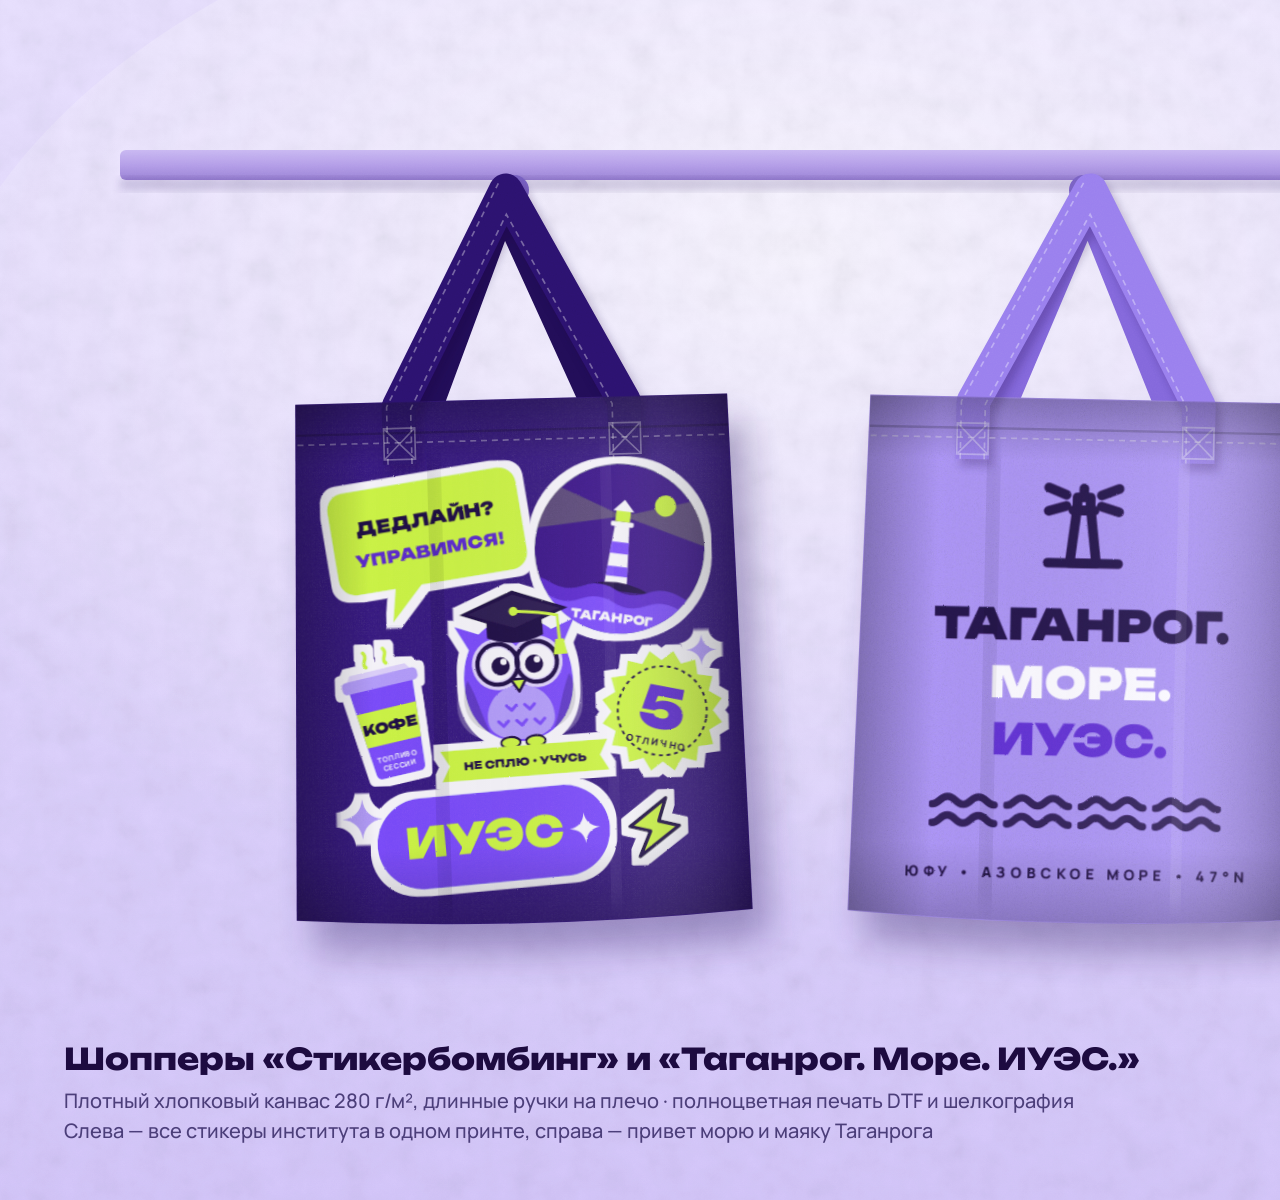
<file: merch/src/04-tote.html>
<!doctype html>
<html lang="ru">
<head>
<meta charset="utf-8">
<title>Шопперы</title>
<link rel="stylesheet" href="shared.css">
</head>
<body>
<script src="shared.js"></script>
<div class="scene">
<svg viewBox="0 0 1600 1200">
  <defs>
    <linearGradient id="wall4" x1="0" y1="0" x2="0" y2="1">
      <stop offset="0" stop-color="#e9e1ff"/><stop offset="1" stop-color="#d4c6fa"/>
    </linearGradient>
    <radialGradient id="spot4" cx=".5" cy=".35" r=".6">
      <stop offset="0" stop-color="#fff" stop-opacity=".7"/><stop offset="1" stop-color="#fff" stop-opacity="0"/>
    </radialGradient>
    <linearGradient id="bagShade" x1="0" y1="0" x2="1" y2="0">
      <stop offset="0" stop-color="#000" stop-opacity=".28"/><stop offset=".18" stop-color="#000" stop-opacity="0"/>
      <stop offset=".7" stop-color="#fff" stop-opacity=".06"/><stop offset="1" stop-color="#000" stop-opacity=".3"/>
    </linearGradient>
    <linearGradient id="bagTop" x1="0" y1="0" x2="0" y2="1">
      <stop offset="0" stop-color="#000" stop-opacity=".25"/><stop offset=".12" stop-color="#000" stop-opacity="0"/>
      <stop offset=".85" stop-color="#000" stop-opacity="0"/><stop offset="1" stop-color="#000" stop-opacity=".2"/>
    </linearGradient>
    <linearGradient id="wood" x1="0" y1="0" x2="0" y2="1">
      <stop offset="0" stop-color="#c9b8f2"/><stop offset=".5" stop-color="#b49ee8"/><stop offset="1" stop-color="#9a82d6"/>
    </linearGradient>

    <path id="bag" d="M40 210 L400 210 L410 640 Q220 654 30 640 Z"/>
    <clipPath id="clipBag"><use href="#bag"/></clipPath>

    <!-- Шоппер: цвет задаётся через --bag и --strap -->
    <g id="tote-base">
      <g transform="translate(14 24)" opacity=".35" filter="url(#b14)" fill="#2a1560"><use href="#bag"/></g>
      <!-- ручки (задняя) -->
      <path d="M150 214 L218 44 L290 214" fill="none" stroke="var(--strap-back)" stroke-width="26" stroke-linejoin="round"/>
      <use href="#bag" fill="var(--bag)"/>
      <!-- ручки (передняя) -->
      <path d="M126 262 L126 214 L220 36 L314 214 L314 262" fill="none" stroke="#12053a" stroke-width="28" stroke-linejoin="round" opacity=".25" filter="url(#b4)" transform="translate(4 6)"/>
      <path d="M126 262 L126 214 L220 36 L314 214 L314 262" fill="none" stroke="var(--strap)" stroke-width="28" stroke-linejoin="round"/>
      <path d="M116 262 L116 214 L214 30" fill="none" stroke="#fff" stroke-width="1.4" stroke-dasharray="5 4" opacity=".35"/>
      <path d="M136 262 L136 216 L220 56 L304 216 L304 262" fill="none" stroke="#fff" stroke-width="1.4" stroke-dasharray="5 4" opacity=".35"/>
      <path d="M113 232 h26 v26 h-26 Z M113 232 l26 26 M139 232 l-26 26" fill="none" stroke="#fff" stroke-width="1.4" opacity=".35"/>
      <path d="M301 232 h26 v26 h-26 Z M301 232 l26 26 M327 232 l-26 26" fill="none" stroke="#fff" stroke-width="1.4" opacity=".35"/>
      <!-- подгиб верха -->
      <path d="M40 236 L400 236" stroke="#000" stroke-width="2" opacity=".18"/>
      <path d="M41 244 L401 244" stroke="#fff" stroke-width="1.4" stroke-dasharray="5 4" opacity=".35"/>
    </g>
  </defs>

  <rect width="1600" height="1200" fill="url(#wall4)"/>
  <ellipse cx="800" cy="420" rx="880" ry="560" fill="url(#spot4)"/>
  <rect width="1600" height="1200" filter="url(#paper)" opacity=".14" style="mix-blend-mode:multiply"/>

  <!-- рейка с крючками -->
  <rect x="120" y="150" width="1360" height="30" rx="6" fill="url(#wood)"/>
  <rect x="120" y="178" width="1360" height="12" fill="#2a1560" opacity=".18" filter="url(#b4)"/>
  <g fill="#7a62c4"><circle cx="514" cy="190" r="15"/><circle cx="1084" cy="190" r="15"/></g>

  <!-- ===== Шоппер 1: стикербомбинг ===== -->
  <g transform="translate(250 147) scale(1.2) rotate(-1.5 220 300)" style="--bag:#34167e; --strap:#2c1270; --strap-back:#220d58">
    <use href="#tote-base"/>
    <g clip-path="url(#clipBag)">
      <g filter="url(#print)">
        <g filter="url(#felt)">
          <use href="#st-lighthouse" x="232" y="262" width="150" height="150" transform="rotate(8 307 337)"/>
          <use href="#st-deadline" x="64" y="270" width="170" height="124" transform="rotate(-8 149 332)"/>
          <use href="#st-owl" x="150" y="360" width="140" height="169" transform="rotate(-3 220 444)"/>
          <use href="#st-coffee" x="58" y="410" width="104" height="118" transform="rotate(-12 110 469)"/>
          <use href="#st-five" x="286" y="420" width="106" height="106" transform="rotate(12 339 473)"/>
          <use href="#st-wm" x="96" y="534" width="200" height="81" transform="rotate(-4 196 574)"/>
          <use href="#st-bolt" x="300" y="540" width="60" height="60" transform="rotate(14 330 570)"/>
          <use href="#st-star" x="70" y="540" width="34" height="34"/>
          <use href="#st-star" x="360" y="410" width="26" height="26"/>
        </g>
      </g>
      <use href="#bag" fill="url(#bagShade)"/>
      <use href="#bag" fill="url(#bagTop)"/>
      <path d="M150 260 C156 360 148 480 158 630" stroke="#000" stroke-width="16" opacity=".12" fill="none" filter="url(#b8)"/>
      <path d="M300 250 C292 380 300 500 294 632" stroke="#fff" stroke-width="14" opacity=".08" fill="none" filter="url(#b8)"/>
      <rect width="460" height="680" filter="url(#canvas)" opacity=".16" style="mix-blend-mode:overlay"/>
    </g>
  </g>

  <!-- ===== Шоппер 2: «Таганрог. Море. ИУЭС.» ===== -->
  <g transform="translate(820 147) scale(1.2) rotate(1.2 220 300)" style="--bag:#ab93f7; --strap:#9a80ee; --strap-back:#8468dc">
    <use href="#tote-base"/>
    <g clip-path="url(#clipBag)">
      <g filter="url(#print)">
        <use href="#i-lighthouse" x="176" y="270" width="88" height="88" color="#1c0a3f"/>
        <text x="220" y="412" text-anchor="middle" class="u" font-weight="900" font-size="36" fill="#1c0a3f">ТАГАНРОГ.</text>
        <text x="220" y="460" text-anchor="middle" class="u" font-weight="900" font-size="36" fill="#ffffff">МОРЕ.</text>
        <text x="220" y="508" text-anchor="middle" class="u" font-weight="900" font-size="36" fill="#5b2bd0">ИУЭС.</text>
        <g color="#1c0a3f" opacity=".9">
          <use href="#i-wave" x="96" y="524" width="62" height="62"/><use href="#i-wave" x="158" y="524" width="62" height="62"/>
          <use href="#i-wave" x="220" y="524" width="62" height="62"/><use href="#i-wave" x="282" y="524" width="62" height="62"/>
        </g>
        <text x="220" y="610" text-anchor="middle" class="m" font-weight="800" font-size="12" letter-spacing="4" fill="#1c0a3f">ЮФУ • АЗОВСКОЕ МОРЕ • 47°N</text>
      </g>
      <use href="#bag" fill="url(#bagShade)"/>
      <use href="#bag" fill="url(#bagTop)"/>
      <path d="M140 260 C146 360 138 480 148 630" stroke="#000" stroke-width="16" opacity=".1" fill="none" filter="url(#b8)"/>
      <path d="M306 250 C298 380 306 500 300 632" stroke="#fff" stroke-width="14" opacity=".12" fill="none" filter="url(#b8)"/>
      <rect width="460" height="680" filter="url(#canvas)" opacity=".18" style="mix-blend-mode:overlay"/>
    </g>
  </g>

  <text x="64" y="1070" class="u" font-weight="800" font-size="30" fill="#1c0a3f">Шопперы «Стикербомбинг» и «Таганрог. Море. ИУЭС.»</text>
  <text x="64" y="1108" class="m" font-weight="500" font-size="20" fill="#4a3d78">Плотный хлопковый канвас 280 г/м², длинные ручки на плечо · полноцветная печать DTF и шелкография</text>
  <text x="64" y="1138" class="m" font-weight="500" font-size="20" fill="#4a3d78">Слева — все стикеры института в одном принте, справа — привет морю и маяку Таганрога</text>
  <text x="1536" y="1138" text-anchor="end" class="u" font-weight="800" font-size="18" fill="#7b4dff">МЕРЧ ИУЭС • 04</text>

  <rect width="1600" height="1200" filter="url(#grain)" opacity=".07" style="mix-blend-mode:overlay"/>
</svg>
</div>
</body>
</html>
</file>
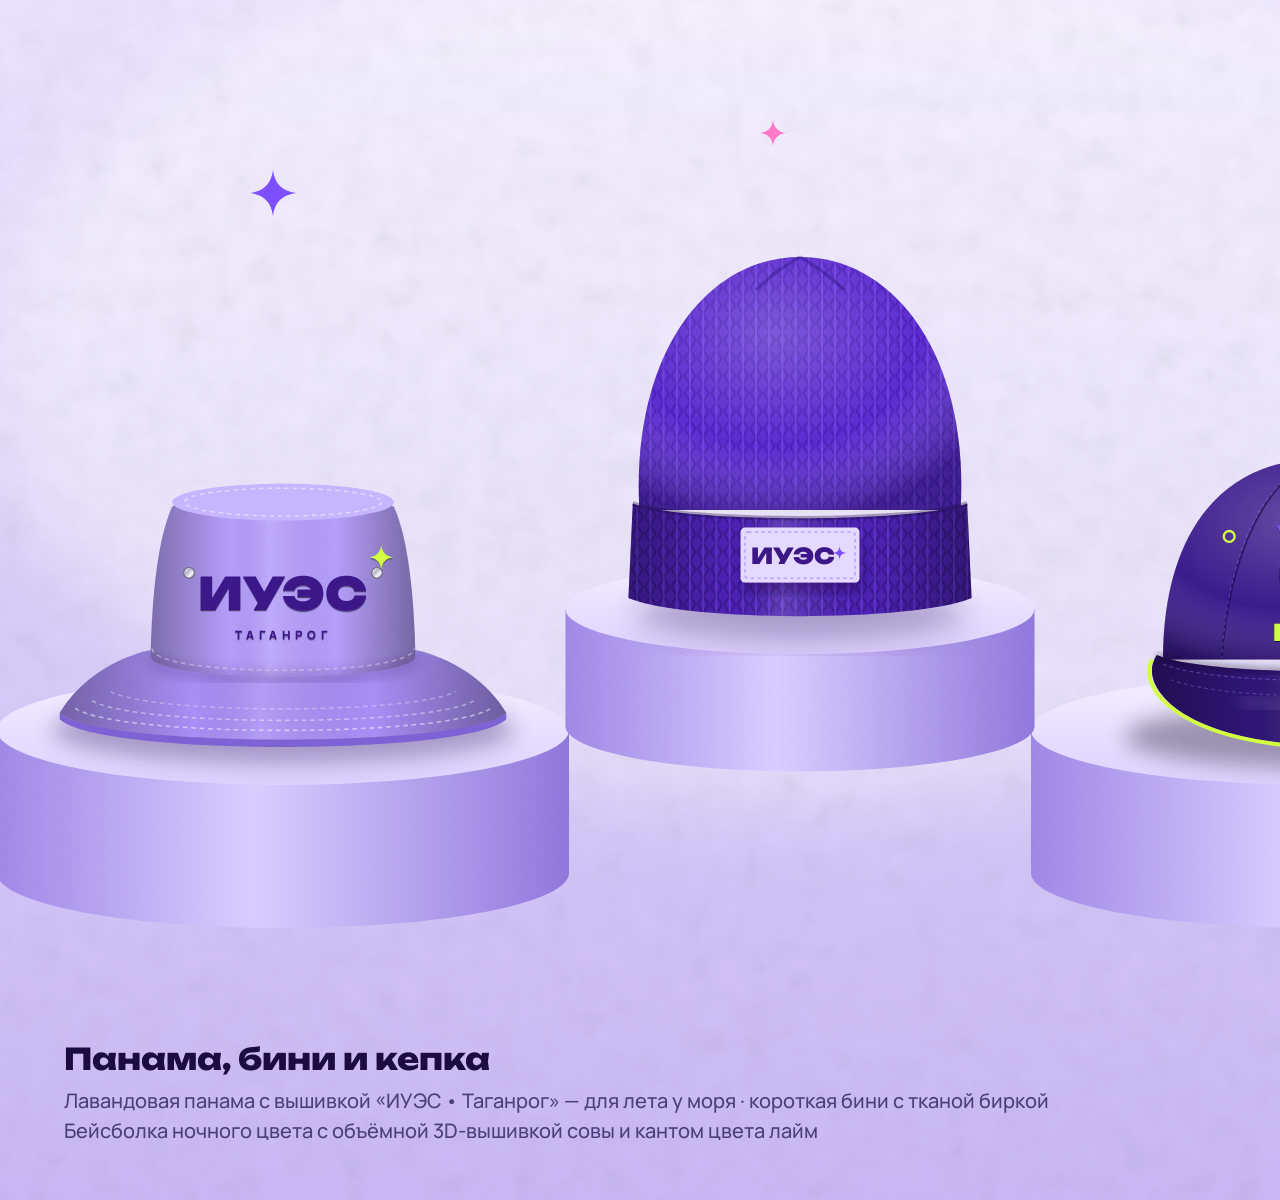
<file: merch/src/05-headwear.html>
<!doctype html>
<html lang="ru">
<head>
<meta charset="utf-8">
<title>Панама, бини, кепка</title>
<link rel="stylesheet" href="shared.css">
</head>
<body>
<script src="shared.js"></script>
<div class="scene">
<svg viewBox="0 0 1600 1200">
  <defs>
    <linearGradient id="bg5" x1="0" y1="0" x2="0" y2="1">
      <stop offset="0" stop-color="#ece5ff"/><stop offset="1" stop-color="#c9b8f6"/>
    </linearGradient>
    <linearGradient id="podSide" x1="0" y1="0" x2="1" y2="0">
      <stop offset="0" stop-color="#9d86e6"/><stop offset=".45" stop-color="#d9ccff"/><stop offset="1" stop-color="#8e76dc"/>
    </linearGradient>
    <linearGradient id="podTop" x1="0" y1="0" x2="0" y2="1">
      <stop offset="0" stop-color="#f4efff"/><stop offset="1" stop-color="#ddd1ff"/>
    </linearGradient>
    <linearGradient id="cyl" x1="0" y1="0" x2="1" y2="0">
      <stop offset="0" stop-color="#000" stop-opacity=".32"/><stop offset=".3" stop-color="#000" stop-opacity="0"/>
      <stop offset=".45" stop-color="#fff" stop-opacity=".14"/><stop offset=".7" stop-color="#000" stop-opacity="0"/>
      <stop offset="1" stop-color="#000" stop-opacity=".36"/>
    </linearGradient>
    <radialGradient id="dome" cx=".42" cy=".3" r=".75">
      <stop offset="0" stop-color="#fff" stop-opacity=".2"/><stop offset=".6" stop-color="#fff" stop-opacity="0"/><stop offset="1" stop-color="#000" stop-opacity=".3"/>
    </radialGradient>
    <pattern id="knitRib" width="12" height="16" patternUnits="userSpaceOnUse">
      <rect width="12" height="16" fill="#5b2bd0"/>
      <path d="M1 0 L6 8 L1 16 M11 0 L6 8 L11 16" fill="none" stroke="#4a1fb8" stroke-width="2"/>
      <path d="M6 0 V16" stroke="#7446ec" stroke-width="1.5" opacity=".7"/>
    </pattern>
    <pattern id="knitRib2" width="12" height="16" patternUnits="userSpaceOnUse">
      <rect width="12" height="16" fill="#4d21b5"/>
      <path d="M1 0 L6 8 L1 16 M11 0 L6 8 L11 16" fill="none" stroke="#3b1790" stroke-width="2"/>
      <path d="M6 0 V16" stroke="#6a3de0" stroke-width="1.5" opacity=".7"/>
    </pattern>

    <g id="podium">
      <path d="M-260 0 L-260 130 A260 50 0 0 0 260 130 L260 0 Z" fill="url(#podSide)"/>
      <ellipse cx="0" cy="0" rx="260" ry="50" fill="url(#podTop)"/>
    </g>
  </defs>

  <rect width="1600" height="1200" fill="url(#bg5)"/>
  <ellipse cx="800" cy="360" rx="820" ry="440" fill="#fff" opacity=".45" filter="url(#b40)"/>
  <rect width="1600" height="1200" filter="url(#paper)" opacity=".12" style="mix-blend-mode:multiply"/>

  <g color="#7b4dff">
    <use href="#i-star" x="250" y="170" width="46" height="46"/>
    <use href="#i-star" x="1330" y="210" width="34" height="34" color="#d2ff3f"/>
    <use href="#i-star" x="760" y="120" width="26" height="26" color="#ff77c8"/>
  </g>
  <g transform="translate(-80 -150) scale(1.1)">
  <!-- подиумы -->
  <use href="#podium" x="330" y="800"/>
  <use href="#podium" x="1270" y="800"/>
  <g transform="translate(800 690) scale(.82)"><use href="#podium"/></g>

  <!-- ===== Бини (по центру, дальше) ===== -->
  <g transform="translate(634 350)">
    <ellipse cx="166" cy="344" rx="150" ry="24" fill="#2a1560" opacity=".35" filter="url(#b14)"/>
    <path d="M20 250 C12 110 80 20 166 20 C252 20 320 110 312 250 Z" fill="url(#knitRib)"/>
    <path d="M20 250 C12 110 80 20 166 20 C252 20 320 110 312 250 Z" fill="url(#dome)"/>
    <path d="M166 20 C150 30 140 36 126 50 M166 20 C182 30 192 36 206 50" stroke="#2c0f7a" stroke-width="3" opacity=".4" fill="none"/>
    <path d="M14 244 C60 262 272 262 318 244 L322 330 C270 352 62 352 10 330 Z" fill="url(#knitRib2)"/>
    <path d="M14 244 C60 262 272 262 318 244 L322 330 C270 352 62 352 10 330 Z" fill="url(#cyl)"/>
    <path d="M14 244 C60 262 272 262 318 244" fill="none" stroke="#1c0a3f" stroke-width="4" opacity=".35"/>
    <!-- тканая бирка -->
    <g filter="url(#drop)">
      <rect x="112" y="266" width="108" height="50" rx="4" fill="#e4d9ff"/>
      <rect x="116" y="270" width="100" height="42" rx="3" fill="none" stroke="#b8a1ff" stroke-width="1.5" stroke-dasharray="3 3"/>
      <text x="160" y="299" text-anchor="middle" class="u" font-weight="900" font-size="20" fill="#3b1886">ИУЭС</text>
      <path d="M202 283 c.5 4 2 5.5 6 6 c-4 .5 -5.5 2 -6 6 c-.5 -4 -2 -5.5 -6 -6 c4 -.5 5.5 -2 6 -6 Z" fill="#7b4dff"/>
    </g>
  </g>

  <!-- ===== Панама ===== -->
  <g transform="translate(120 520) scale(.7)">
    <ellipse cx="300" cy="400" rx="300" ry="44" fill="#2a1560" opacity=".35" filter="url(#b14)"/>
    <!-- поля -->
    <path d="M128 296 C82 306 34 336 10 378 C60 424 540 424 590 378 C566 336 518 306 472 296 Z" fill="#a58cf5"/>
    <path d="M10 378 C60 424 540 424 590 378 L590 386 C540 434 60 434 10 386 Z" fill="#7a60d4"/>
    <path d="M10 378 C60 424 540 424 590 378 C566 336 518 306 472 296 L128 296 C82 306 34 336 10 378 Z" fill="url(#cyl)"/>
    <path d="M30 372 C90 410 510 410 570 372" fill="none" stroke="#fff" stroke-width="2" stroke-dasharray="6 5" opacity=".5"/>
    <path d="M52 362 C110 396 490 396 548 362" fill="none" stroke="#fff" stroke-width="2" stroke-dasharray="6 5" opacity=".4"/>
    <path d="M76 350 C130 380 470 380 524 350" fill="none" stroke="#fff" stroke-width="2" stroke-dasharray="6 5" opacity=".3"/>
    <!-- тулья -->
    <path d="M128 304 C130 220 138 150 156 110 C200 86 400 86 444 110 C462 150 470 220 472 304 C472 340 128 340 128 304 Z" fill="#b39cfb"/>
    <path d="M128 304 C130 220 138 150 156 110 C200 86 400 86 444 110 C462 150 470 220 472 304 C472 340 128 340 128 304 Z" fill="url(#cyl)"/>
    <ellipse cx="300" cy="104" rx="144" ry="24" fill="#c6b4ff"/>
    <ellipse cx="300" cy="104" rx="128" ry="18" fill="none" stroke="#fff" stroke-width="2" stroke-dasharray="6 5" opacity=".45"/>
    <path d="M130 294 C130 332 470 332 470 294" fill="none" stroke="#fff" stroke-width="2" stroke-dasharray="6 5" opacity=".4"/>
    <path d="M128 304 C128 342 472 342 472 304" fill="none" stroke="#1c0a3f" stroke-width="12" opacity=".25" filter="url(#b8)"/>
    <circle cx="178" cy="196" r="7" fill="url(#silver)" stroke="#6b6780" stroke-width="1.5"/>
    <circle cx="422" cy="196" r="7" fill="url(#silver)" stroke="#6b6780" stroke-width="1.5"/>
    <!-- вышивка -->
    <g filter="url(#emb)">
      <text x="300" y="244" text-anchor="middle" class="u" font-weight="900" font-size="58" fill="#3b1886">ИУЭС</text>
      <path d="M12 0 C12.9 7.2 16.8 11.1 24 12 C16.8 12.9 12.9 16.8 12 24 C11.1 16.8 7.2 12.9 0 12 C7.2 11.1 11.1 7.2 12 0 Z" transform="translate(412 160) scale(1.3)" fill="#d2ff3f"/>
      <text x="300" y="282" text-anchor="middle" class="m" font-weight="800" font-size="15" letter-spacing="6" fill="#3b1886">ТАГАНРОГ</text>
    </g>
    <rect x="0" y="80" width="600" height="360" filter="url(#canvas)" opacity=".12" style="mix-blend-mode:overlay"/>
  </g>

  <!-- ===== Кепка ===== -->
  <g transform="translate(1060 505) scale(.7)">
    <ellipse cx="300" cy="430" rx="250" ry="40" fill="#07021a" opacity=".35" filter="url(#b14)"/>
    <!-- купол -->
    <path d="M100 330 C100 150 190 70 300 70 C410 70 500 150 500 330 Z" fill="#3a1a8a"/>
    <path d="M100 330 C100 150 190 70 300 70 C410 70 500 150 500 330 Z" fill="url(#dome)"/>
    <path d="M300 72 C236 92 186 190 176 330" fill="none" stroke="#12053a" stroke-width="2.5" opacity=".6"/>
    <path d="M300 72 C364 92 414 190 424 330" fill="none" stroke="#12053a" stroke-width="2.5" opacity=".6"/>
    <path d="M300 72 V330" stroke="#12053a" stroke-width="2.5" opacity=".6"/>
    <path d="M292 76 C230 98 184 192 176 330" fill="none" stroke="#8f70f5" stroke-width="1.3" stroke-dasharray="5 4" opacity=".45"/>
    <path d="M308 76 C370 98 416 192 424 330" fill="none" stroke="#8f70f5" stroke-width="1.3" stroke-dasharray="5 4" opacity=".45"/>
    <circle cx="186" cy="170" r="7" fill="none" stroke="#d2ff3f" stroke-width="3"/>
    <circle cx="414" cy="170" r="7" fill="none" stroke="#d2ff3f" stroke-width="3"/>
    <ellipse cx="300" cy="72" rx="16" ry="8" fill="#d2ff3f"/>
    <!-- вышивка 3D -->
    <g filter="url(#emb)">
      <use href="#owl" x="238" y="116" width="124" height="151" style="--owl-body:#7b4dff; --owl-face:#e4d9ff; --owl-belly:#b8a1ff; --owl-accent:#d2ff3f"/>
      <text x="300" y="306" text-anchor="middle" class="u" font-weight="900" font-size="30" fill="#d2ff3f">ИУЭС</text>
    </g>
    <!-- козырёк -->
    <path d="M92 324 C160 352 440 352 508 324 C534 360 484 434 300 442 C116 434 66 360 92 324 Z" fill="#2e1474"/>
    <path d="M92 324 C160 352 440 352 508 324 C534 360 484 434 300 442 C116 434 66 360 92 324 Z" fill="url(#cyl)"/>
    <path d="M100 336 C170 364 430 364 500 336" fill="none" stroke="#8f70f5" stroke-width="1.3" stroke-dasharray="5 4" opacity=".5"/>
    <path d="M110 356 C180 384 420 384 490 356" fill="none" stroke="#8f70f5" stroke-width="1.3" stroke-dasharray="5 4" opacity=".4"/>
    <path d="M86 330 C66 364 116 436 300 444 C484 436 534 364 514 330" fill="none" stroke="#d2ff3f" stroke-width="5"/>
    <path d="M200 380 C240 396 360 396 400 380" fill="none" stroke="#fff" stroke-width="16" opacity=".1" filter="url(#b8)"/>
    <path d="M92 324 C160 352 440 352 508 324" fill="none" stroke="#07021a" stroke-width="8" opacity=".35" filter="url(#b4)"/>
    <rect x="80" y="60" width="440" height="400" filter="url(#canvas)" opacity=".1" style="mix-blend-mode:overlay"/>
  </g>

  </g>

  <text x="64" y="1070" class="u" font-weight="800" font-size="30" fill="#1c0a3f">Панама, бини и кепка</text>
  <text x="64" y="1108" class="m" font-weight="500" font-size="20" fill="#4a3d78">Лавандовая панама с вышивкой «ИУЭС • Таганрог» — для лета у моря · короткая бини с тканой биркой</text>
  <text x="64" y="1138" class="m" font-weight="500" font-size="20" fill="#4a3d78">Бейсболка ночного цвета с объёмной 3D-вышивкой совы и кантом цвета лайм</text>
  <text x="1536" y="1138" text-anchor="end" class="u" font-weight="800" font-size="18" fill="#7b4dff">МЕРЧ ИУЭС • 05</text>

  <rect width="1600" height="1200" filter="url(#grain)" opacity=".07" style="mix-blend-mode:overlay"/>
</svg>
</div>
</body>
</html>
</file>
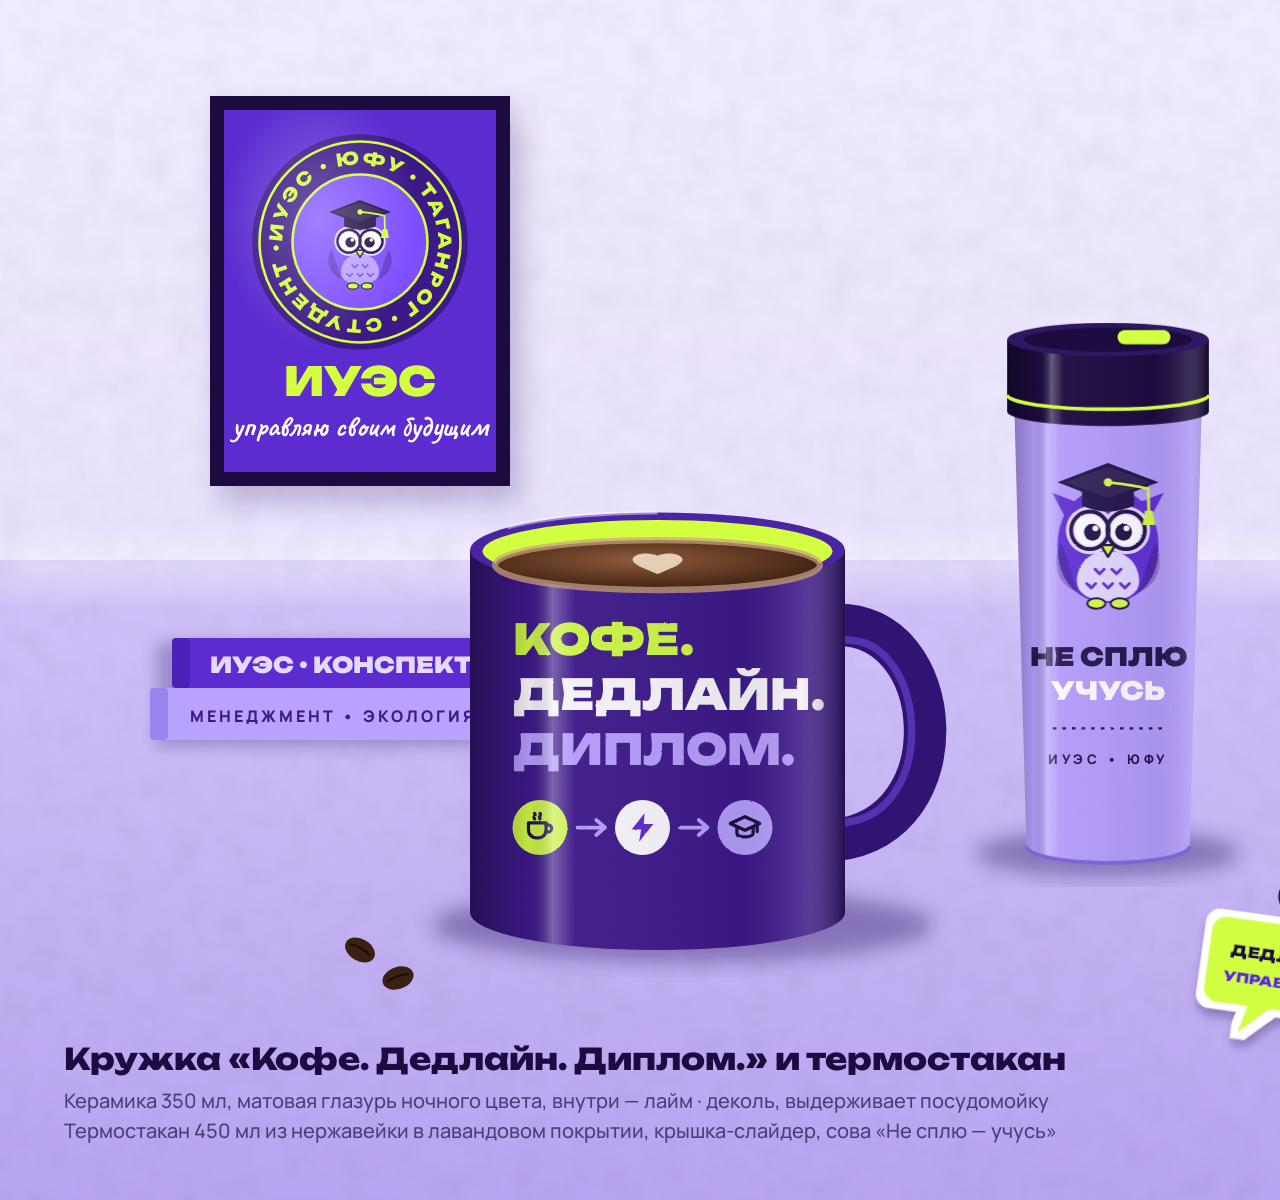
<file: merch/src/06-mug.html>
<!doctype html>
<html lang="ru">
<head>
<meta charset="utf-8">
<title>Кружка и термостакан</title>
<link rel="stylesheet" href="shared.css">
</head>
<body>
<script src="shared.js"></script>
<div class="scene">
<svg viewBox="0 0 1600 1200">
  <defs>
    <linearGradient id="wall6" x1="0" y1="0" x2="0" y2="1">
      <stop offset="0" stop-color="#f3eeff"/><stop offset="1" stop-color="#e2d8ff"/>
    </linearGradient>
    <linearGradient id="table6" x1="0" y1="0" x2="0" y2="1">
      <stop offset="0" stop-color="#d3c4fb"/><stop offset="1" stop-color="#b9a4f2"/>
    </linearGradient>
    <linearGradient id="gloss6" x1="0" y1="0" x2="1" y2="0">
      <stop offset="0" stop-color="#000" stop-opacity=".38"/><stop offset=".16" stop-color="#000" stop-opacity=".05"/>
      <stop offset=".22" stop-color="#fff" stop-opacity=".32"/><stop offset=".28" stop-color="#fff" stop-opacity=".04"/>
      <stop offset=".72" stop-color="#000" stop-opacity=".05"/><stop offset=".88" stop-color="#fff" stop-opacity=".12"/>
      <stop offset="1" stop-color="#000" stop-opacity=".42"/>
    </linearGradient>
    <radialGradient id="coffee" cx=".45" cy=".4" r=".7">
      <stop offset="0" stop-color="#8a5a3a"/><stop offset=".55" stop-color="#5a341f"/><stop offset="1" stop-color="#2e170c"/>
    </radialGradient>
    <clipPath id="mugBody"><path d="M0 40 L0 330 A150 30 0 0 0 300 330 L300 40 Z"/></clipPath>
    <clipPath id="tumBody"><path d="M12 76 L168 76 L158 440 A68 14 0 0 1 22 440 Z"/></clipPath>
  </defs>

  <rect width="1600" height="1200" fill="url(#wall6)"/>
  <rect y="560" width="1600" height="640" fill="url(#table6)"/>
  <rect y="540" width="1600" height="50" fill="#fff" opacity=".35" filter="url(#b14)"/>
  <rect width="1600" height="1200" filter="url(#paper)" opacity=".12" style="mix-blend-mode:multiply"/>

  <!-- постер на стене -->
  <g transform="translate(210 96)">
    <rect x="10" y="16" width="300" height="390" fill="#2a1560" opacity=".25" filter="url(#b14)"/>
    <rect width="300" height="390" fill="#1c0a3f"/>
    <rect x="14" y="14" width="272" height="362" fill="#5b2bd0"/>
    <use href="#emblem" x="40" y="36" width="220" height="220" style="--em-bg:#3b1886; --em-inner:#7b4dff"/>
    <text x="150" y="300" text-anchor="middle" class="u" font-weight="900" font-size="40" fill="#d2ff3f">ИУЭС</text>
    <text x="150" y="340" text-anchor="middle" class="h" font-size="30" fill="#ffffff">управляю своим будущим</text>
    <rect x="14" y="14" width="272" height="362" fill="url(#gloss)" opacity=".5"/>
  </g>

  <!-- стопка книг -->
  <g transform="translate(150 632)">
    <rect x="6" y="10" width="420" height="104" rx="6" fill="#2a1560" opacity=".3" filter="url(#b8)"/>
    <rect x="0" y="56" width="420" height="52" rx="6" fill="#b8a1ff"/>
    <rect x="0" y="56" width="18" height="52" rx="4" fill="#9a82ee"/>
    <text x="40" y="90" class="m" font-weight="800" font-size="16" letter-spacing="3" fill="#3b1886">МЕНЕДЖМЕНТ • ЭКОЛОГИЯ</text>
    <rect x="22" y="6" width="380" height="50" rx="6" fill="#5b2bd0"/>
    <rect x="22" y="6" width="18" height="50" rx="4" fill="#4a1fb8"/>
    <rect x="330" y="6" width="14" height="50" fill="#d2ff3f"/>
    <text x="60" y="41" class="u" font-weight="900" font-size="22" fill="#e4d9ff">ИУЭС • КОНСПЕКТЫ</text>
  </g>

  <!-- ===== Термостакан ===== -->
  <g transform="translate(1000 318) scale(1.2)">
    <ellipse cx="90" cy="446" rx="110" ry="20" fill="#2a1560" opacity=".4" filter="url(#b8)"/>
    <path d="M12 76 L168 76 L158 440 A68 14 0 0 1 22 440 Z" fill="#b29af9"/>
    <g clip-path="url(#tumBody)">
      <g filter="url(#print)">
        <use href="#owl" x="36" y="112" width="108" height="132" style="--owl-body:#5b2bd0; --owl-face:#e4d9ff; --owl-belly:#e4d9ff; --owl-accent:#d2ff3f"/>
        <text x="90" y="290" text-anchor="middle" class="u" font-weight="900" font-size="21" fill="#1c0a3f">НЕ СПЛЮ</text>
        <text x="90" y="318" text-anchor="middle" class="u" font-weight="900" font-size="21" fill="#ffffff">УЧУСЬ</text>
        <path d="M44 342 H136" stroke="#1c0a3f" stroke-width="2" stroke-dasharray="3 5"/>
        <text x="90" y="372" text-anchor="middle" class="m" font-weight="800" font-size="11" letter-spacing="3" fill="#1c0a3f">ИУЭС • ЮФУ</text>
      </g>
      <rect x="0" y="60" width="180" height="400" fill="url(#gloss6)"/>
    </g>
    <path d="M22 440 A68 14 0 0 0 158 440" fill="none" stroke="#7b62d8" stroke-width="3"/>
    <!-- крышка -->
    <path d="M6 18 L174 18 L174 78 A84 12 0 0 1 6 78 Z" fill="#1c0a3f"/>
    <path d="M6 18 L174 18 L174 78 A84 12 0 0 1 6 78 Z" fill="url(#gloss6)"/>
    <ellipse cx="90" cy="18" rx="84" ry="14" fill="#2d1760"/>
    <ellipse cx="90" cy="18" rx="70" ry="10" fill="#1c0a3f"/>
    <rect x="98" y="10" width="44" height="12" rx="6" fill="#d2ff3f"/>
    <path d="M6 64 A84 12 0 0 0 174 64" fill="none" stroke="#d2ff3f" stroke-width="3"/>
  </g>

  <!-- ===== Кружка ===== -->
  <g transform="translate(470 500) scale(1.25)">
    <ellipse cx="170" cy="340" rx="200" ry="30" fill="#2a1560" opacity=".4" filter="url(#b8)"/>
    <!-- ручка -->
    <path d="M292 100 C382 96 394 262 292 272" fill="none" stroke="#2f1372" stroke-width="34" stroke-linecap="round"/>
    <path d="M300 112 C366 110 376 250 300 258" fill="none" stroke="#6a45d8" stroke-width="6" opacity=".6" stroke-linecap="round"/>
    <!-- корпус -->
    <path d="M0 40 L0 330 A150 30 0 0 0 300 330 L300 40 Z" fill="#3b1886"/>
    <g clip-path="url(#mugBody)">
      <g filter="url(#print)">
        <text x="34" y="124" class="u" font-weight="900" font-size="34" fill="#d2ff3f">КОФЕ.</text>
        <text x="34" y="168" class="u" font-weight="900" font-size="34" fill="#ffffff">ДЕДЛАЙН.</text>
        <text x="34" y="212" class="u" font-weight="900" font-size="34" fill="#b8a1ff">ДИПЛОМ.</text>
        <g transform="translate(34 240)">
          <circle cx="22" cy="22" r="22" fill="#d2ff3f"/><use href="#i-coffee" x="9" y="8" width="26" height="26" color="#1c0a3f"/>
          <path d="M52 22 h22 m-7 -6 l7 6 l-7 6" fill="none" stroke="#b8a1ff" stroke-width="3" stroke-linecap="round" stroke-linejoin="round"/>
          <circle cx="104" cy="22" r="22" fill="#ffffff"/><use href="#i-bolt" x="91" y="9" width="26" height="26" color="#5b2bd0"/>
          <path d="M134 22 h22 m-7 -6 l7 6 l-7 6" fill="none" stroke="#b8a1ff" stroke-width="3" stroke-linecap="round" stroke-linejoin="round"/>
          <circle cx="186" cy="22" r="22" fill="#b8a1ff"/><use href="#i-cap" x="173" y="9" width="26" height="26" color="#1c0a3f"/>
        </g>
      </g>
      <rect x="0" y="0" width="300" height="380" fill="url(#gloss6)"/>
    </g>
    <!-- край и кофе -->
    <ellipse cx="150" cy="40" rx="150" ry="30" fill="#4a24a0"/>
    <ellipse cx="150" cy="41" rx="140" ry="25" fill="#d2ff3f"/>
    <ellipse cx="150" cy="52" rx="130" ry="20" fill="url(#coffee)"/>
    <ellipse cx="150" cy="52" rx="130" ry="20" fill="none" stroke="#c9a17c" stroke-width="5" opacity=".7"/>
    <path d="M12 21.3 L10.5 20 C5.4 15.4 2 12.3 2 8.5 C2 5.4 4.4 3 7.5 3 C9.2 3 10.9 3.8 12 5.1 C13.1 3.8 14.8 3 16.5 3 C19.6 3 22 5.4 22 8.5 C22 12.3 18.6 15.4 13.5 20 Z" transform="translate(126 40) scale(2 .9)" fill="#f1dcc3" opacity=".9"/>
    <path d="M30 22 A150 30 0 0 1 150 10" fill="none" stroke="#fff" stroke-width="3" opacity=".45"/>
  </g>

  <!-- зёрна и стикер -->
  <g fill="#3a2012">
    <g transform="translate(360 950) rotate(30)"><ellipse rx="16" ry="11"/><path d="M-12 0 Q0 -4 12 0" stroke="#1a0c05" stroke-width="2" fill="none"/></g>
    <g transform="translate(398 978) rotate(-20)"><ellipse rx="16" ry="11"/><path d="M-12 0 Q0 -4 12 0" stroke="#1a0c05" stroke-width="2" fill="none"/></g>
    <g transform="translate(1290 900) rotate(70)"><ellipse rx="16" ry="11"/><path d="M-12 0 Q0 -4 12 0" stroke="#1a0c05" stroke-width="2" fill="none"/></g>
  </g>
  <use href="#st-deadline" x="1200" y="920" width="170" height="124" transform="rotate(8 1285 982)" filter="url(#diecut)"/>

  <text x="64" y="1070" class="u" font-weight="800" font-size="30" fill="#1c0a3f">Кружка «Кофе. Дедлайн. Диплом.» и термостакан</text>
  <text x="64" y="1108" class="m" font-weight="500" font-size="20" fill="#4a3d78">Керамика 350 мл, матовая глазурь ночного цвета, внутри — лайм · деколь, выдерживает посудомойку</text>
  <text x="64" y="1138" class="m" font-weight="500" font-size="20" fill="#4a3d78">Термостакан 450 мл из нержавейки в лавандовом покрытии, крышка-слайдер, сова «Не сплю — учусь»</text>
  <text x="1536" y="1138" text-anchor="end" class="u" font-weight="800" font-size="18" fill="#7b4dff">МЕРЧ ИУЭС • 06</text>

  <rect width="1600" height="1200" filter="url(#grain)" opacity=".07" style="mix-blend-mode:overlay"/>
</svg>
</div>
</body>
</html>
</file>
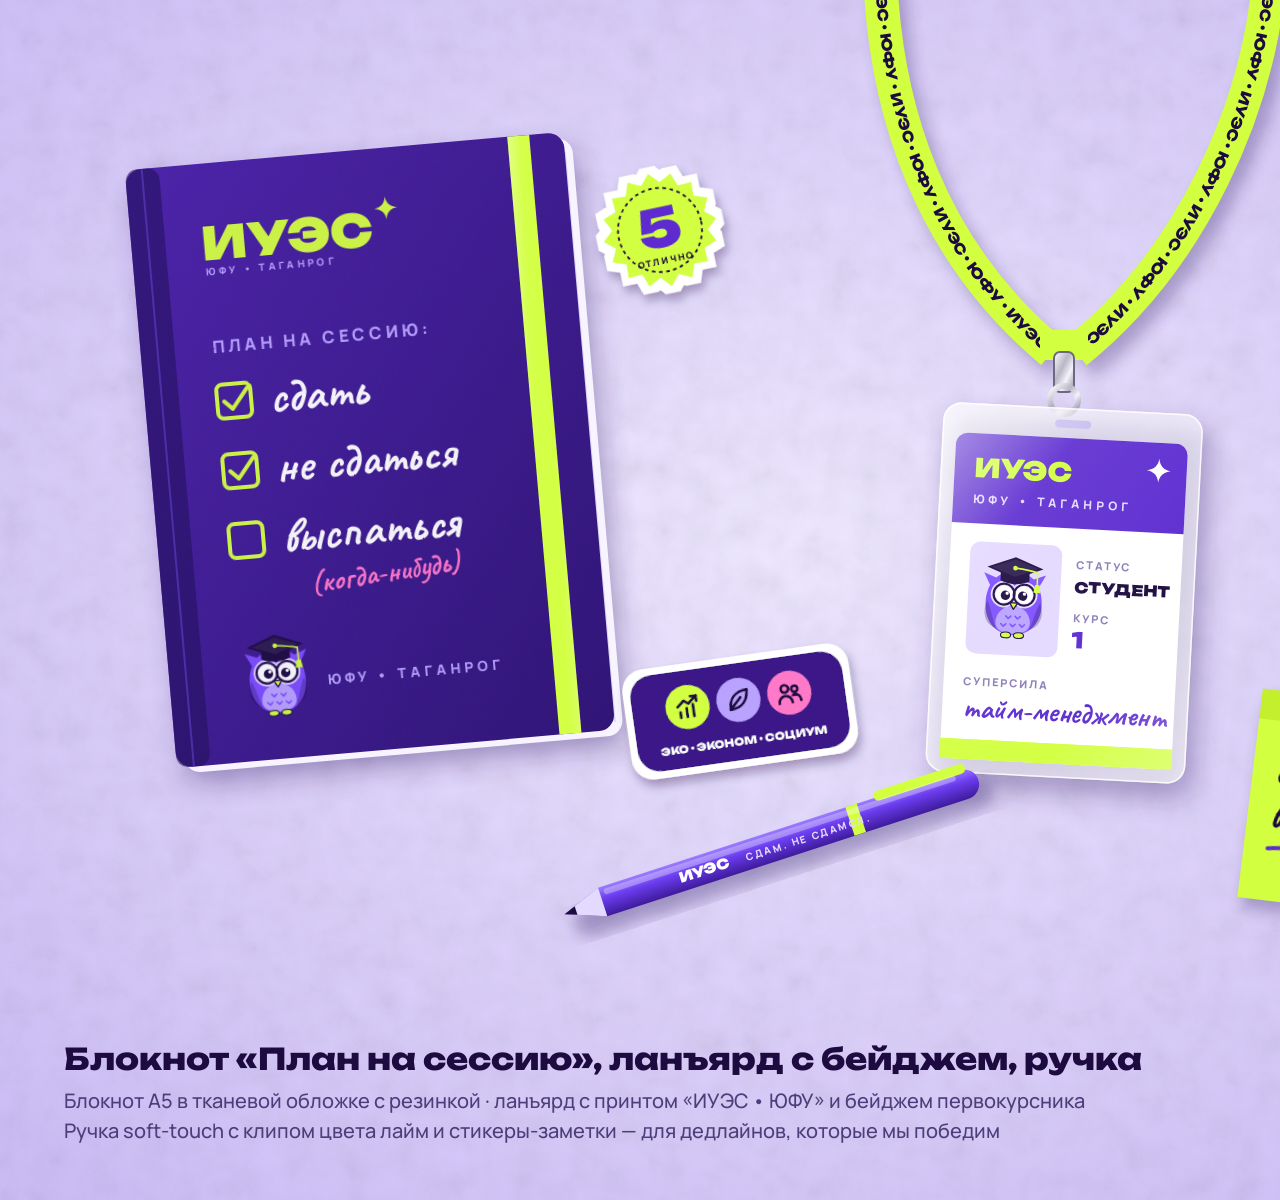
<file: merch/src/07-stationery.html>
<!doctype html>
<html lang="ru">
<head>
<meta charset="utf-8">
<title>Блокнот, ланъярд, ручка</title>
<link rel="stylesheet" href="shared.css">
</head>
<body>
<script src="shared.js"></script>
<div class="scene">
<svg viewBox="0 0 1600 1200">
  <defs>
    <radialGradient id="desk7" cx=".5" cy=".45" r=".8">
      <stop offset="0" stop-color="#efe8ff"/><stop offset="1" stop-color="#c8b8f5"/>
    </radialGradient>
    <linearGradient id="cover7" x1="0" y1="0" x2="1" y2="1">
      <stop offset="0" stop-color="#4b23a8"/><stop offset="1" stop-color="#2f1474"/>
    </linearGradient>
    <linearGradient id="penBody" x1="0" y1="0" x2="0" y2="1">
      <stop offset="0" stop-color="#9b7bff"/><stop offset=".4" stop-color="#6a3cf0"/><stop offset="1" stop-color="#3d1a9a"/>
    </linearGradient>
    <linearGradient id="plastic" x1="0" y1="0" x2="1" y2="1">
      <stop offset="0" stop-color="#fff" stop-opacity=".55"/><stop offset=".3" stop-color="#fff" stop-opacity=".08"/>
      <stop offset=".7" stop-color="#fff" stop-opacity=".02"/><stop offset="1" stop-color="#fff" stop-opacity=".3"/>
    </linearGradient>
    <path id="strapL" d="M880 -30 C884 110 930 250 1052 352"/>
    <path id="strapR" d="M1270 -30 C1260 110 1190 260 1076 352"/>
  </defs>

  <rect width="1600" height="1200" fill="url(#desk7)"/>
  <rect width="1600" height="1200" filter="url(#paper)" opacity=".16" style="mix-blend-mode:multiply"/>

  <!-- ===== Блокнот ===== -->
  <g transform="translate(150 150) rotate(-5 220 300)">
    <rect x="10" y="16" width="440" height="600" rx="16" fill="#2a1560" opacity=".4" filter="url(#b14)"/>
    <rect x="8" y="6" width="440" height="600" rx="16" fill="#f7f4ff"/>
    <path d="M440 20 V592" stroke="#d9d0f5" stroke-width="2"/>
    <rect width="440" height="600" rx="16" fill="url(#cover7)"/>
    <rect width="34" height="600" rx="12" fill="#23105c" opacity=".6"/>
    <rect x="16" y="0" width="2" height="600" fill="#6a45d8" opacity=".5"/>
    <g filter="url(#print)">
      <use href="#wordmark" x="70" y="46" width="200" height="68" style="--wm:#d2ff3f; --wm-sub:#b8a1ff"/>
      <text x="72" y="190" class="m" font-weight="800" font-size="17" letter-spacing="4" fill="#b8a1ff">ПЛАН НА СЕССИЮ:</text>
      <g fill="none" stroke="#d2ff3f" stroke-width="4" stroke-linecap="round" stroke-linejoin="round">
        <rect x="72" y="222" width="34" height="34" rx="6"/><path d="M79 239 l8 8 l16 -20"/>
        <rect x="72" y="292" width="34" height="34" rx="6"/><path d="M79 309 l8 8 l16 -20"/>
        <rect x="72" y="362" width="34" height="34" rx="6"/>
      </g>
      <g class="h" font-size="48" fill="#ffffff">
        <text x="124" y="254">сдать</text>
        <text x="124" y="324">не сдаться</text>
        <text x="124" y="394">выспаться</text>
      </g>
      <path d="M120 372 C180 364 260 380 330 368" stroke="#ff77c8" stroke-width="4" fill="none" stroke-linecap="round" opacity="0"/>
      <text x="150" y="438" class="h" font-size="30" fill="#ff77c8" transform="rotate(-4 150 438)">(когда-нибудь)</text>
      <use href="#owl" x="72" y="470" width="72" height="88" style="--owl-body:#7b4dff"/>
      <text x="158" y="530" class="m" font-weight="800" font-size="14" letter-spacing="4" fill="#b8a1ff">ЮФУ • ТАГАНРОГ</text>
    </g>
    <rect x="384" y="0" width="22" height="600" fill="#d2ff3f"/>
    <rect x="384" y="0" width="22" height="600" fill="url(#plastic)" opacity=".6"/>
    <rect width="440" height="600" rx="16" filter="url(#canvas)" opacity=".1" style="mix-blend-mode:overlay"/>
  </g>

  <!-- ===== Ланъярд ===== -->
  <g>
    <g opacity=".3" filter="url(#b8)" transform="translate(8 12)" fill="none" stroke="#2a1560" stroke-width="34">
      <use href="#strapL"/><use href="#strapR"/>
    </g>
    <use href="#strapL" fill="none" stroke="#d2ff3f" stroke-width="34"/>
    <use href="#strapR" fill="none" stroke="#d2ff3f" stroke-width="34"/>
    <g class="u" font-weight="800" font-size="14" fill="#1c0a3f">
      <text dy="5"><textPath href="#strapL">ИУЭС • ЮФУ • ИУЭС • ЮФУ • ИУЭС • ЮФУ • ИУЭС</textPath></text>
      <text dy="5"><textPath href="#strapR">ИУЭС • ЮФУ • ИУЭС • ЮФУ • ИУЭС • ЮФУ • ИУЭС</textPath></text>
    </g>
    <!-- карабин -->
    <rect x="1040" y="330" width="48" height="30" rx="6" fill="#d2ff3f"/>
    <rect x="1054" y="352" width="20" height="40" rx="6" fill="url(#silver)" stroke="#6b6780" stroke-width="2"/>
    <circle cx="1064" cy="400" r="14" fill="none" stroke="url(#silver)" stroke-width="6"/>
    <!-- бейдж -->
    <g transform="translate(934 408) rotate(3 130 190)">
      <rect x="8" y="14" width="260" height="370" rx="18" fill="#2a1560" opacity=".35" filter="url(#b14)"/>
      <rect width="260" height="370" rx="18" fill="#ffffff" opacity=".55"/>
      <rect x="112" y="12" width="36" height="8" rx="4" fill="#c8bdf0"/>
      <rect x="14" y="30" width="232" height="326" rx="12" fill="#ffffff"/>
      <path d="M14 42 a12 12 0 0 1 12 -12 h208 a12 12 0 0 1 12 12 v78 h-232 Z" fill="#5b2bd0"/>
      <text x="34" y="74" class="u" font-weight="900" font-size="26" fill="#d2ff3f">ИУЭС</text>
      <text x="34" y="100" class="m" font-weight="800" font-size="12" letter-spacing="4" fill="#e4d9ff">ЮФУ • ТАГАНРОГ</text>
      <use href="#i-star" x="206" y="46" width="24" height="24" color="#ffffff"/>
      <rect x="34" y="138" width="92" height="112" rx="10" fill="#e4d9ff"/>
      <use href="#owl" x="44" y="146" width="72" height="88" style="--owl-body:#7b4dff"/>
      <text x="140" y="160" class="m" font-weight="800" font-size="11" letter-spacing="2" fill="#8a7bb8">СТАТУС</text>
      <text x="140" y="184" class="u" font-weight="900" font-size="15" fill="#1c0a3f">СТУДЕНТ</text>
      <text x="140" y="214" class="m" font-weight="800" font-size="11" letter-spacing="2" fill="#8a7bb8">КУРС</text>
      <text x="140" y="240" class="u" font-weight="900" font-size="22" fill="#5b2bd0">1</text>
      <text x="34" y="282" class="m" font-weight="800" font-size="11" letter-spacing="2" fill="#8a7bb8">СУПЕРСИЛА</text>
      <text x="34" y="314" class="h" font-size="30" fill="#5b2bd0">тайм-менеджмент</text>
      <rect x="14" y="336" width="232" height="20" fill="#d2ff3f"/>
      <path d="M14 336 h232 v8 a12 12 0 0 1 -12 12 h-208 a12 12 0 0 1 -12 -12 Z" fill="#d2ff3f"/>
      <rect width="260" height="370" rx="18" fill="url(#plastic)"/>
      <rect x=".75" y=".75" width="258.5" height="368.5" rx="18" fill="none" stroke="#fff" stroke-width="1.5" opacity=".8"/>
    </g>
  </g>

  <!-- ===== Ручка ===== -->
  <g transform="translate(560 900) rotate(-18)">
    <rect x="6" y="14" width="440" height="30" rx="15" fill="#2a1560" opacity=".35" filter="url(#b8)"/>
    <path d="M0 15 L40 0 H420 a15 15 0 0 1 0 30 H40 Z" fill="url(#penBody)"/>
    <path d="M0 15 L40 0 V30 Z" fill="#e4d9ff"/>
    <path d="M0 15 L12 10.5 V19.5 Z" fill="#1c0a3f"/>
    <rect x="330" y="-6" width="96" height="10" rx="5" fill="#d2ff3f"/>
    <rect x="300" y="0" width="12" height="30" fill="#d2ff3f"/>
    <text x="120" y="21" class="u" font-weight="900" font-size="14" fill="#ffffff">ИУЭС</text>
    <text x="190" y="21" class="m" font-weight="800" font-size="10" letter-spacing="2" fill="#e4d9ff">СДАМ. НЕ СДАМСЯ.</text>
    <rect x="44" y="3" width="370" height="6" rx="3" fill="#fff" opacity=".3"/>
  </g>

  <!-- ===== Стикеры-заметки ===== -->
  <g transform="translate(1250 700) rotate(7 100 100)">
    <rect x="6" y="10" width="210" height="210" fill="#2a1560" opacity=".3" filter="url(#b8)"/>
    <rect width="210" height="210" fill="#d2ff3f"/>
    <rect width="210" height="30" fill="#c2ef2c"/>
    <text x="22" y="92" class="h" font-size="40" fill="#1c0a3f">дедлайн</text>
    <text x="22" y="136" class="h" font-size="40" fill="#1c0a3f">в пятницу!!</text>
    <path d="M24 158 C70 150 120 168 170 152" fill="none" stroke="#5b2bd0" stroke-width="4" stroke-linecap="round"/>
    <use href="#i-star" x="160" y="44" width="28" height="28" color="#5b2bd0"/>
  </g>

  <use href="#st-five" x="600" y="170" width="120" height="120" transform="rotate(-12 660 230)" filter="url(#diecut)"/>
  <use href="#st-tri" x="630" y="660" width="220" height="103" transform="rotate(-8 740 711)" filter="url(#diecut)"/>

  <text x="64" y="1070" class="u" font-weight="800" font-size="30" fill="#1c0a3f">Блокнот «План на сессию», ланъярд с бейджем, ручка</text>
  <text x="64" y="1108" class="m" font-weight="500" font-size="20" fill="#4a3d78">Блокнот А5 в тканевой обложке с резинкой · ланъярд с принтом «ИУЭС • ЮФУ» и бейджем первокурсника</text>
  <text x="64" y="1138" class="m" font-weight="500" font-size="20" fill="#4a3d78">Ручка soft-touch с клипом цвета лайм и стикеры-заметки — для дедлайнов, которые мы победим</text>
  <text x="1536" y="1138" text-anchor="end" class="u" font-weight="800" font-size="18" fill="#7b4dff">МЕРЧ ИУЭС • 07</text>

  <rect width="1600" height="1200" filter="url(#grain)" opacity=".07" style="mix-blend-mode:overlay"/>
</svg>
</div>
</body>
</html>
</file>
<file: style.css>
/* ==========================================================================
   NOVA — одностраничный сайт со слайдами
   ========================================================================== */

:root {
  --ink: #07060f;
  --paper: #f3eee4;
  --fg: #f4f2ff;
  --muted: rgba(244, 242, 255, 0.64);
  --line: rgba(244, 242, 255, 0.14);

  --violet: #7c5cff;
  --pink: #ff4d8d;
  --cyan: #38e1ff;
  --orange: #ffa84d;
  --mint: #2fe6b0;

  --font-display: "Unbounded", "Arial Black", system-ui, sans-serif;
  --font-body: "Manrope", system-ui, -apple-system, "Segoe UI", Roboto, sans-serif;

  --gutter: clamp(16px, 5vw, 72px);
  --ease: cubic-bezier(0.76, 0, 0.24, 1);
  --ease-out: cubic-bezier(0.16, 1, 0.3, 1);

  /* Цвет интерфейса поверх слайдов (меняется на светлых слайдах) */
  --ui-fg: #f4f2ff;
  --ui-bg: #07060f;
}

[data-ui="light"] {
  --ui-fg: #14121c;
  --ui-bg: #f3eee4;
}

*,
*::before,
*::after {
  box-sizing: border-box;
}

html,
body {
  margin: 0;
  min-height: 100%;
}

body {
  background: var(--ink);
  color: var(--fg);
  font-family: var(--font-body);
  font-size: 16px;
  line-height: 1.55;
  -webkit-font-smoothing: antialiased;
  -moz-osx-font-smoothing: grayscale;
  text-rendering: optimizeLegibility;
}

.js,
.js body {
  height: 100%;
  overflow: hidden;
  overscroll-behavior: none;
}

a {
  color: inherit;
  text-decoration: none;
}

button {
  font: inherit;
  color: inherit;
  background: none;
  border: 0;
  padding: 0;
  cursor: pointer;
}

svg {
  display: block;
}

h1,
h2,
h3,
p,
ul,
figure {
  margin: 0;
}

ul {
  padding: 0;
  list-style: none;
}

:focus-visible {
  outline: 2px solid var(--cyan);
  outline-offset: 4px;
  border-radius: 6px;
}

.sr-only {
  position: absolute;
  width: 1px;
  height: 1px;
  margin: -1px;
  padding: 0;
  overflow: hidden;
  clip: rect(0 0 0 0);
  white-space: nowrap;
  border: 0;
}

/* Зерно поверх всего сайта */
body::after {
  content: "";
  position: fixed;
  inset: -100%;
  z-index: 90;
  pointer-events: none;
  opacity: 0.06;
  background-image: url("data:image/svg+xml,%3Csvg xmlns='http://www.w3.org/2000/svg' width='160' height='160'%3E%3Cfilter id='n'%3E%3CfeTurbulence type='fractalNoise' baseFrequency='.85' numOctaves='3' stitchTiles='stitch'/%3E%3C/filter%3E%3Crect width='100%25' height='100%25' filter='url(%23n)'/%3E%3C/svg%3E");
  animation: grain 1s steps(6) infinite;
}

@keyframes grain {
  0% { transform: translate(0, 0); }
  20% { transform: translate(-4%, 3%); }
  40% { transform: translate(3%, -5%); }
  60% { transform: translate(-6%, -2%); }
  80% { transform: translate(5%, 4%); }
  100% { transform: translate(0, 0); }
}

/* ==========================================================================
   Прелоадер
   ========================================================================== */

.preloader {
  position: fixed;
  inset: 0;
  z-index: 200;
  display: grid;
  place-items: center;
  background: var(--ink);
  transition: clip-path 1.1s var(--ease);
  clip-path: inset(0 0 0 0);
}

.preloader.is-done {
  clip-path: inset(0 0 100% 0);
}

.preloader__inner {
  display: grid;
  gap: 22px;
  justify-items: center;
  transition: transform 1.1s var(--ease);
}

.preloader.is-done .preloader__inner {
  transform: translateY(-18vh);
}

.preloader__logo {
  display: flex;
  gap: 0.06em;
  font-family: var(--font-display);
  font-weight: 800;
  font-size: clamp(3rem, 12vw, 8rem);
  letter-spacing: 0.04em;
  line-height: 1;
  overflow: hidden;
  padding: 0.08em 0;
}

.preloader__logo span {
  display: inline-block;
  background: linear-gradient(120deg, #fff 20%, var(--violet) 50%, var(--pink) 80%);
  background-size: 300% 100%;
  -webkit-background-clip: text;
  background-clip: text;
  color: transparent;
  transform: translateY(110%);
  animation: preloader-letter 0.9s var(--ease-out) forwards, shine 3s linear infinite;
}

.preloader__logo span:nth-child(2) { animation-delay: 0.08s, 0s; }
.preloader__logo span:nth-child(3) { animation-delay: 0.16s, 0s; }
.preloader__logo span:nth-child(4) { animation-delay: 0.24s, 0s; }

@keyframes preloader-letter {
  to { transform: none; }
}

.preloader__bar {
  width: min(240px, 60vw);
  height: 2px;
  background: var(--line);
  overflow: hidden;
  border-radius: 2px;
}

.preloader__bar span {
  display: block;
  height: 100%;
  background: linear-gradient(90deg, var(--violet), var(--pink), var(--orange));
  transform-origin: left;
  transform: scaleX(var(--progress, 0));
}

.preloader__count {
  position: absolute;
  right: var(--gutter);
  bottom: var(--gutter);
  font-family: var(--font-display);
  font-size: clamp(2.5rem, 8vw, 6rem);
  font-weight: 700;
  line-height: 1;
  color: rgba(244, 242, 255, 0.12);
  font-variant-numeric: tabular-nums;
}

/* ==========================================================================
   Кастомный курсор
   ========================================================================== */

.cursor {
  display: none;
}

.has-cursor,
.has-cursor * {
  cursor: none !important;
}

.has-cursor .cursor {
  display: block;
  position: fixed;
  inset: 0 auto auto 0;
  z-index: 150;
  pointer-events: none;
  mix-blend-mode: difference;
  opacity: 0;
  transition: opacity 0.3s;
}

.cursor.is-visible {
  opacity: 1;
}

.cursor__dot,
.cursor__ring {
  position: absolute;
  top: 0;
  left: 0;
  border-radius: 50%;
  will-change: transform;
}

.cursor__dot {
  width: 6px;
  height: 6px;
  margin: -3px 0 0 -3px;
  background: #fff;
}

.cursor__ring {
  width: 40px;
  height: 40px;
  margin: -20px 0 0 -20px;
}

.cursor__ring::before {
  content: "";
  position: absolute;
  inset: 0;
  border: 1px solid #fff;
  border-radius: 50%;
  transition: transform 0.45s var(--ease-out), background-color 0.3s, border-color 0.3s;
}

.cursor.is-hover .cursor__ring::before {
  transform: scale(1.9);
  background: #fff;
}

.cursor.is-down .cursor__ring::before {
  transform: scale(0.75);
}

.cursor.is-hover.is-down .cursor__ring::before {
  transform: scale(1.5);
}

.cursor.has-text {
  mix-blend-mode: normal;
}

.cursor.has-text .cursor__ring::before {
  transform: scale(2.3);
  background: var(--fg);
  border-color: transparent;
}

.cursor.has-text .cursor__dot {
  opacity: 0;
}

.cursor__text {
  position: absolute;
  inset: 0;
  display: grid;
  place-items: center;
  font-size: 11px;
  font-weight: 700;
  letter-spacing: 0.08em;
  text-transform: uppercase;
  color: var(--ink);
  opacity: 0;
  transform: scale(0.6);
  transition: opacity 0.25s, transform 0.45s var(--ease-out);
}

.cursor.has-text .cursor__text {
  opacity: 1;
  transform: none;
}

/* ==========================================================================
   Интерфейс поверх слайдов (шапка, точки, счётчик)
   ========================================================================== */

.ui {
  position: fixed;
  z-index: 60;
  color: var(--ui-fg);
  transition: color 0.5s ease;
}

.no-js .ui:not(.header),
.no-js .preloader {
  display: none;
}

.header {
  inset: 0 0 auto 0;
  display: flex;
  align-items: center;
  justify-content: space-between;
  gap: 24px;
  padding: clamp(18px, 3.2vh, 34px) var(--gutter);
}

.logo {
  display: inline-flex;
  align-items: center;
  gap: 10px;
  font-family: var(--font-display);
  font-weight: 700;
  font-size: 1.15rem;
  letter-spacing: 0.12em;
}

.logo__star {
  width: 22px;
  height: 22px;
  fill: currentColor;
  animation: spin 8s linear infinite;
}

.nav {
  display: flex;
  gap: clamp(18px, 2.6vw, 40px);
  font-size: 0.8rem;
  font-weight: 600;
  letter-spacing: 0.14em;
  text-transform: uppercase;
}

.nav a,
.footer__top,
.socials__link {
  position: relative;
  padding: 4px 0;
}

.nav a::after,
.footer__top::after,
.socials__link::after {
  content: "";
  position: absolute;
  left: 0;
  right: 0;
  bottom: 0;
  height: 1px;
  background: currentColor;
  transform: scaleX(0);
  transform-origin: right;
  transition: transform 0.5s var(--ease-out);
}

.nav a:hover::after,
.nav a.is-current::after,
.footer__top:hover::after,
.socials__link:hover::after {
  transform: scaleX(1);
  transform-origin: left;
}

.header__cta {
  display: none;
  padding: 10px 18px;
  border: 1px solid currentColor;
  border-radius: 999px;
  font-size: 0.78rem;
  font-weight: 700;
  letter-spacing: 0.1em;
  text-transform: uppercase;
}

/* Точки */
.dots {
  top: 50%;
  right: clamp(14px, 2.2vw, 34px);
  transform: translateY(-50%);
  display: flex;
  flex-direction: column;
  align-items: flex-end;
  gap: 6px;
}

.dots__item {
  position: relative;
  display: flex;
  align-items: center;
  justify-content: flex-end;
  width: 28px;
  height: 22px;
}

.dots__item::before {
  content: "";
  width: 8px;
  height: 8px;
  border-radius: 50%;
  border: 1px solid currentColor;
  transition: width 0.5s var(--ease-out), height 0.5s var(--ease-out), background-color 0.3s;
}

.dots__item:hover::before {
  background: currentColor;
}

.dots__item.is-active::before {
  width: 8px;
  height: 22px;
  border-radius: 8px;
  background: currentColor;
}

.dots__label {
  position: absolute;
  right: 26px;
  white-space: nowrap;
  font-size: 0.72rem;
  font-weight: 600;
  letter-spacing: 0.14em;
  text-transform: uppercase;
  opacity: 0;
  transform: translateX(10px);
  transition: opacity 0.3s, transform 0.4s var(--ease-out);
  pointer-events: none;
}

.dots__item:hover .dots__label,
.dots__item:focus-visible .dots__label {
  opacity: 1;
  transform: none;
}

/* Счётчик и стрелки */
.hud {
  inset: auto 0 0 0;
  display: flex;
  align-items: flex-end;
  justify-content: space-between;
  padding: 0 var(--gutter) clamp(16px, 3.2vh, 32px);
  pointer-events: none;
}

.hud > * {
  pointer-events: auto;
}

.hud__counter {
  display: flex;
  align-items: center;
  gap: 12px;
  font-family: var(--font-display);
  font-size: 0.85rem;
  font-weight: 500;
  font-variant-numeric: tabular-nums;
}

.hud__current {
  display: block;
  height: 1.2em;
  overflow: hidden;
  line-height: 1.2;
}

.hud__roll {
  display: flex;
  flex-direction: column;
  transition: transform 0.9s var(--ease);
}

.hud__line {
  position: relative;
  width: clamp(48px, 9vw, 120px);
  height: 1px;
  background: color-mix(in srgb, currentColor 30%, transparent);
  overflow: hidden;
}

.hud__fill {
  position: absolute;
  inset: 0;
  background: currentColor;
  transform-origin: left;
  transform: scaleX(0);
  transition: transform 1s var(--ease);
}

.hud__total {
  opacity: 0.5;
}

.hud__title {
  margin-left: 10px;
  font-family: var(--font-body);
  font-size: 0.72rem;
  font-weight: 600;
  letter-spacing: 0.16em;
  text-transform: uppercase;
  opacity: 0.7;
}

.hud__arrows {
  display: flex;
  gap: 10px;
}

.hud__btn {
  display: grid;
  place-items: center;
  width: 46px;
  height: 46px;
  border: 1px solid color-mix(in srgb, currentColor 40%, transparent);
  border-radius: 50%;
  transition: background-color 0.3s, color 0.3s, border-color 0.3s, opacity 0.3s;
}

.hud__btn svg,
.btn svg,
.round-btn svg,
.cta-circle__core svg {
  width: 18px;
  height: 18px;
  fill: none;
  stroke: currentColor;
  stroke-width: 1.8;
  stroke-linecap: round;
  stroke-linejoin: round;
}

.hud__btn:hover {
  background: var(--ui-fg);
  color: var(--ui-bg);
  border-color: var(--ui-fg);
}

.hud__btn:disabled {
  opacity: 0.25;
  pointer-events: none;
}

/* ==========================================================================
   Слайды
   ========================================================================== */

.slide {
  position: relative;
  display: flex;
  flex-direction: column;
  min-height: 100vh;
  min-height: 100svh;
  overflow: hidden;
  isolation: isolate;
  background: var(--ink);
}

.js .slides {
  position: fixed;
  inset: 0;
  overflow: hidden;
}

.js .slide {
  position: absolute;
  inset: 0;
  min-height: 0;
  visibility: hidden;
}

.js .slide.is-active,
.js .slide.is-leaving {
  visibility: visible;
}

.js .slide.is-active {
  z-index: 2;
}

.js .slide.is-leaving {
  z-index: 1;
}

/* Пока слайд скрыт — сбрасываем все переходы, чтобы анимации проигрывались заново */
.js .slide:not(.is-active):not(.is-leaving) *,
.js .slide:not(.is-active):not(.is-leaving) *::before,
.js .slide:not(.is-active):not(.is-leaving) *::after {
  transition: none !important;
}

.slide__bg {
  position: absolute;
  inset: 0;
  z-index: -1;
  overflow: hidden;
  pointer-events: none;
}

.slide__inner {
  position: relative;
  display: flex;
  flex: 1;
  flex-direction: column;
  padding: clamp(84px, 13vh, 130px) var(--gutter) clamp(84px, 12vh, 120px);
}

.js .slide__inner {
  height: 100%;
  overflow-x: hidden;
  overflow-y: auto;
  scrollbar-width: none;
  -webkit-overflow-scrolling: touch;
}

.js .slide__inner::-webkit-scrollbar {
  display: none;
}

.container {
  position: relative;
  width: 100%;
  max-width: 1280px;
  margin: auto;
}

/* ---------- Общие элементы ---------- */

.eyebrow {
  display: inline-flex;
  align-items: center;
  gap: 14px;
  margin-bottom: clamp(16px, 3vh, 28px);
  font-size: 0.78rem;
  font-weight: 700;
  letter-spacing: 0.22em;
  text-transform: uppercase;
  color: var(--muted);
}

.eyebrow__dash {
  display: block;
  width: 36px;
  height: 1px;
  background: currentColor;
}

.title {
  font-family: var(--font-display);
  font-weight: 700;
  font-size: clamp(1.9rem, min(5.4vw, 8vh), 4.4rem);
  line-height: 1.08;
  letter-spacing: -0.02em;
  max-width: 16ch;
}

.section-head {
  margin-bottom: clamp(28px, 6vh, 64px);
}

.section-head--center {
  text-align: center;
}

.section-head--center .title {
  margin-inline: auto;
}

/* ---------- Появление элементов ---------- */

.js .reveal {
  opacity: 0;
  transform: translateY(44px);
  transition:
    opacity 1s var(--ease-out),
    transform 1.2s var(--ease-out);
  transition-delay: var(--d, 300ms);
}

.js .is-active .reveal,
.js .is-leaving .reveal {
  opacity: 1;
  transform: none;
}

/* Разбивка текста на слова и буквы (script.js) */
.w {
  display: inline-block;
  overflow: hidden;
  vertical-align: top;
  padding: 0.1em 0.04em 0.16em;
  margin: -0.1em -0.04em -0.16em;
}

.c {
  display: inline-block;
}

.js [data-split="chars"] .c,
.js [data-split="words"] .c {
  transform: translateY(135%) rotate(8deg);
  transform-origin: 0 100%;
  transition: transform 1.1s var(--ease-out);
  transition-delay: calc(var(--d, 250ms) + var(--i) * var(--stagger, 32ms));
}

.js [data-split="words"] .c {
  --stagger: 70ms;
}

.js .is-active [data-split] .c,
.js .is-leaving [data-split] .c {
  transform: none;
}

.js [data-split="highlight"] .c {
  opacity: 0.12;
  transition: opacity 0.7s ease;
  transition-delay: calc(var(--d, 400ms) + var(--i) * 45ms);
}

.js .is-active [data-split="highlight"] .c,
.js .is-leaving [data-split="highlight"] .c {
  opacity: 1;
}

/* ---------- Кнопки ---------- */

.btn {
  position: relative;
  display: inline-flex;
  align-items: center;
  gap: 12px;
  padding: 18px 30px;
  border-radius: 999px;
  font-size: 0.82rem;
  font-weight: 700;
  letter-spacing: 0.12em;
  text-transform: uppercase;
  overflow: hidden;
  isolation: isolate;
  transition: transform 0.5s var(--ease-out), color 0.4s;
}

.btn::before {
  content: "";
  position: absolute;
  inset: 0;
  z-index: -1;
  border-radius: inherit;
  transform: translateY(101%);
  transition: transform 0.55s var(--ease-out);
}

.btn:hover::before {
  transform: none;
}

.btn--primary {
  background: linear-gradient(120deg, var(--violet), var(--pink));
  color: #fff;
  box-shadow: 0 16px 40px -12px rgba(124, 92, 255, 0.7);
}

.btn--primary::before {
  background: #fff;
}

.btn--primary:hover {
  color: var(--ink);
}

.btn--primary svg {
  transition: transform 0.5s var(--ease-out);
}

.btn--primary:hover svg {
  transform: translateX(4px);
}

.btn--ghost {
  border: 1px solid rgba(255, 255, 255, 0.3);
  backdrop-filter: blur(10px);
  -webkit-backdrop-filter: blur(10px);
}

.btn--ghost::before {
  background: var(--fg);
}

.btn--ghost:hover {
  color: var(--ink);
}

.magnetic {
  transition: transform 0.6s var(--ease-out), color 0.4s, background-color 0.4s;
  will-change: transform;
}

.round-btn {
  display: grid;
  place-items: center;
  width: 56px;
  height: 56px;
  border: 1px solid var(--line);
  border-radius: 50%;
  background: rgba(255, 255, 255, 0.04);
  backdrop-filter: blur(10px);
  -webkit-backdrop-filter: blur(10px);
}

.round-btn:hover {
  background: var(--fg);
  color: var(--ink);
}

/* ==========================================================================
   1. Главная
   ========================================================================== */

.slide--hero {
  background: radial-gradient(120% 90% at 70% 20%, #1b1244 0%, #0b0820 45%, var(--ink) 100%);
}

.blob {
  position: absolute;
  width: 62vmax;
  aspect-ratio: 1;
  border-radius: 50%;
  opacity: 0.55;
  animation: drift 20s ease-in-out infinite alternate;
}

.blob--violet {
  top: -30vmax;
  right: -18vmax;
  background: radial-gradient(circle, var(--violet) 0%, transparent 65%);
}

.blob--pink {
  bottom: -34vmax;
  left: -20vmax;
  background: radial-gradient(circle, var(--pink) 0%, transparent 62%);
  opacity: 0.4;
  animation-duration: 24s;
  animation-direction: alternate-reverse;
}

.blob--cyan {
  top: 30%;
  left: 40%;
  width: 40vmax;
  background: radial-gradient(circle, var(--cyan) 0%, transparent 62%);
  opacity: 0.18;
  animation-duration: 16s;
}

@keyframes drift {
  0% { transform: translate(0, 0) scale(1); }
  50% { transform: translate(-6vmax, 4vmax) scale(1.12); }
  100% { transform: translate(5vmax, -3vmax) scale(0.94); }
}

.particles {
  position: absolute;
  inset: 0;
  width: 100%;
  height: 100%;
}

.hero {
  z-index: 2;
}

.hero__title {
  font-family: var(--font-display);
  font-weight: 800;
  font-size: clamp(2.5rem, min(12vw, 14vh), 8.4rem);
  line-height: 1.02;
  letter-spacing: -0.03em;
  text-transform: uppercase;
}

.line {
  display: block;
}

.line--accent .c {
  background: linear-gradient(100deg, var(--violet), var(--pink), var(--orange), var(--cyan), var(--violet));
  background-size: 300% 100%;
  -webkit-background-clip: text;
  background-clip: text;
  color: transparent;
  animation: shine 8s linear infinite;
}

@keyframes shine {
  to { background-position: 300% 0; }
}

.hero__text {
  max-width: 34ch;
  margin-top: clamp(18px, 3.4vh, 32px);
  font-size: clamp(1rem, 1.4vw, 1.25rem);
  color: var(--muted);
}

.hero__actions {
  display: flex;
  flex-wrap: wrap;
  gap: 14px;
  margin-top: clamp(24px, 4.4vh, 44px);
}

.orbs {
  position: absolute;
  inset: 0;
  z-index: 1;
  pointer-events: none;
}

.orbs__layer {
  position: absolute;
  inset: 0;
  will-change: transform;
}

.orb {
  position: absolute;
  border-radius: 50%;
  background: radial-gradient(circle at 32% 28%, #fff 0%, #d9ceff 8%, var(--violet) 42%, #2a1670 78%, #140b3a 100%);
  box-shadow:
    inset -18px -24px 60px rgba(8, 4, 30, 0.7),
    0 40px 120px -20px rgba(124, 92, 255, 0.6);
  animation: float 9s ease-in-out infinite;
}

.orb--lg {
  top: 18%;
  right: 9%;
  width: clamp(160px, 24vw, 380px);
  aspect-ratio: 1;
}

.orb--md {
  top: 60%;
  right: 30%;
  width: clamp(60px, 7vw, 120px);
  aspect-ratio: 1;
  background: radial-gradient(circle at 32% 28%, #fff 0%, #ffd1e2 8%, var(--pink) 45%, #6e1238 85%);
  box-shadow: inset -8px -12px 30px rgba(40, 4, 20, 0.6), 0 20px 60px -10px rgba(255, 77, 141, 0.6);
  animation-duration: 7s;
  animation-delay: -2s;
}

.orb--sm {
  top: 14%;
  right: 38%;
  width: clamp(28px, 3vw, 54px);
  aspect-ratio: 1;
  background: radial-gradient(circle at 32% 28%, #fff 0%, #c9f6ff 10%, var(--cyan) 45%, #0b5566 90%);
  box-shadow: 0 10px 40px -6px rgba(56, 225, 255, 0.7);
  animation-duration: 6s;
  animation-delay: -4s;
}

.orbit {
  position: absolute;
  top: calc(18% + clamp(160px, 24vw, 380px) / 2);
  right: calc(9% + clamp(160px, 24vw, 380px) / 2);
  width: clamp(260px, 38vw, 600px);
  aspect-ratio: 1;
  border: 1px dashed rgba(244, 242, 255, 0.18);
  border-radius: 50%;
  translate: 50% -50%;
  animation: spin 40s linear infinite;
}

.orbit::after {
  content: "";
  position: absolute;
  top: 50%;
  left: -5px;
  width: 10px;
  height: 10px;
  border-radius: 50%;
  background: var(--orange);
  box-shadow: 0 0 18px var(--orange);
}

@keyframes float {
  0%, 100% { transform: translateY(0) rotate(0deg); }
  50% { transform: translateY(-22px) rotate(6deg); }
}

@keyframes spin {
  to { transform: rotate(360deg); }
}

.scroll-hint {
  position: absolute;
  left: 50%;
  bottom: clamp(16px, 3.2vh, 32px);
  z-index: 3;
  display: grid;
  justify-items: center;
  gap: 10px;
  translate: -50% 0;
  font-size: 0.68rem;
  font-weight: 700;
  letter-spacing: 0.24em;
  text-transform: uppercase;
  color: var(--muted);
}

.scroll-hint__mouse {
  position: relative;
  width: 24px;
  height: 38px;
  border: 1.5px solid currentColor;
  border-radius: 14px;
}

.scroll-hint__mouse span {
  position: absolute;
  top: 7px;
  left: 50%;
  width: 3px;
  height: 7px;
  margin-left: -1.5px;
  border-radius: 3px;
  background: currentColor;
  animation: wheel 1.8s var(--ease) infinite;
}

@keyframes wheel {
  0% { transform: translateY(0); opacity: 0; }
  30% { opacity: 1; }
  100% { transform: translateY(14px); opacity: 0; }
}

/* ==========================================================================
   2. О нас (светлый слайд)
   ========================================================================== */

.slide--about {
  background: var(--paper);
  color: #14121c;
  --muted: rgba(20, 18, 28, 0.55);
  --line: rgba(20, 18, 28, 0.14);
}

.about__glow {
  position: absolute;
  top: -20vmax;
  right: -10vmax;
  width: 70vmax;
  aspect-ratio: 1;
  border-radius: 50%;
  background: radial-gradient(circle, rgba(255, 168, 77, 0.45) 0%, rgba(255, 77, 141, 0.18) 35%, transparent 65%);
  animation: drift 22s ease-in-out infinite alternate;
}

.bg-num {
  position: absolute;
  right: -2vw;
  bottom: -8vh;
  font-family: var(--font-display);
  font-weight: 800;
  font-size: clamp(12rem, 38vw, 34rem);
  line-height: 0.8;
  color: transparent;
  -webkit-text-stroke: 1px rgba(244, 242, 255, 0.08);
  user-select: none;
}

.slide--about .bg-num {
  -webkit-text-stroke-color: rgba(20, 18, 28, 0.08);
}

.about {
  max-width: 1180px;
}

.about__text {
  font-family: var(--font-display);
  font-weight: 500;
  font-size: clamp(1.35rem, min(3.4vw, 5.6vh), 3.1rem);
  line-height: 1.28;
  letter-spacing: -0.015em;
}

.values {
  display: flex;
  flex-wrap: wrap;
  gap: 12px 40px;
  margin-top: clamp(24px, 5vh, 52px);
}

.values__item {
  display: flex;
  align-items: baseline;
  gap: 12px;
  font-weight: 600;
  font-size: 1rem;
}

.values__item b {
  font-family: var(--font-display);
  font-size: 0.72rem;
  color: var(--pink);
}

.marquee {
  flex-shrink: 0;
  margin: clamp(28px, 6vh, 64px) calc(var(--gutter) * -1) 0;
  padding: clamp(14px, 2.2vh, 22px) 0;
  background: #14121c;
  color: var(--paper);
  overflow: hidden;
  rotate: -2deg;
  scale: 1.04;
}

.marquee__track {
  display: flex;
  align-items: center;
  gap: clamp(20px, 3vw, 44px);
  width: max-content;
  padding-right: clamp(20px, 3vw, 44px);
  font-family: var(--font-display);
  font-weight: 700;
  font-size: clamp(1.2rem, 2.6vw, 2.2rem);
  text-transform: uppercase;
  white-space: nowrap;
  animation: marquee 22s linear infinite;
}

.marquee__track i {
  font-style: normal;
  color: var(--orange);
}

@keyframes marquee {
  to { transform: translateX(-50%); }
}

/* ==========================================================================
   3. Услуги
   ========================================================================== */

.slide--services {
  background: linear-gradient(160deg, #03201b 0%, #041312 50%, #050a12 100%);
}

.aurora {
  position: absolute;
  inset: -20% -10% auto;
  height: 90%;
  background:
    radial-gradient(40% 60% at 20% 40%, rgba(47, 230, 176, 0.35), transparent 70%),
    radial-gradient(35% 50% at 70% 30%, rgba(56, 225, 255, 0.28), transparent 70%),
    radial-gradient(30% 40% at 50% 70%, rgba(124, 92, 255, 0.22), transparent 70%);
  filter: blur(20px);
  animation: aurora 14s ease-in-out infinite alternate;
}

@keyframes aurora {
  0% { transform: translateX(-4%) skewX(-6deg); }
  100% { transform: translateX(4%) skewX(6deg) scaleY(1.1); }
}

.slide--services .eyebrow {
  color: var(--mint);
}

.cards {
  display: grid;
  grid-template-columns: repeat(4, minmax(0, 1fr));
  gap: clamp(12px, 1.6vw, 24px);
}

.card-wrap {
  perspective: 900px;
}

.card {
  --rx: 0deg;
  --ry: 0deg;
  --mx: 50%;
  --my: 50%;
  position: relative;
  display: flex;
  flex-direction: column;
  height: 100%;
  min-height: clamp(220px, 38vh, 340px);
  padding: clamp(18px, 2.2vw, 30px);
  border: 1px solid rgba(255, 255, 255, 0.1);
  border-radius: clamp(18px, 2vw, 28px);
  background: linear-gradient(160deg, rgba(255, 255, 255, 0.08), rgba(255, 255, 255, 0.02));
  backdrop-filter: blur(14px);
  -webkit-backdrop-filter: blur(14px);
  overflow: hidden;
  transform: rotateX(var(--rx)) rotateY(var(--ry));
  transition: transform 0.6s var(--ease-out), border-color 0.4s, background-color 0.4s;
}

.card.is-tilting {
  transition: transform 0.12s linear, border-color 0.4s;
}

.card:hover {
  border-color: rgba(47, 230, 176, 0.5);
}

.card__glare {
  position: absolute;
  inset: 0;
  background: radial-gradient(400px circle at var(--mx) var(--my), rgba(47, 230, 176, 0.22), transparent 45%);
  opacity: 0;
  transition: opacity 0.4s;
  pointer-events: none;
}

.card:hover .card__glare {
  opacity: 1;
}

.card__num {
  position: absolute;
  top: clamp(18px, 2.2vw, 30px);
  right: clamp(18px, 2.2vw, 30px);
  font-family: var(--font-display);
  font-size: 0.75rem;
  color: var(--muted);
}

.card__icon {
  width: clamp(40px, 4vw, 56px);
  height: clamp(40px, 4vw, 56px);
  margin-bottom: auto;
  fill: none;
  stroke: var(--mint);
  stroke-width: 1.6;
  stroke-linecap: round;
  stroke-linejoin: round;
  transition: transform 0.6s var(--ease-out);
}

.card:hover .card__icon {
  transform: scale(1.12) rotate(-6deg);
}

.card__title {
  margin-top: clamp(20px, 4vh, 40px);
  font-family: var(--font-display);
  font-weight: 700;
  font-size: clamp(1.02rem, 1.5vw, 1.4rem);
  line-height: 1.2;
}

.card__text {
  min-height: 4.5em;
  margin-top: 10px;
  font-size: 0.93rem;
  line-height: 1.5;
  color: var(--muted);
}

/* ==========================================================================
   4. Цифры
   ========================================================================== */

.slide--stats {
  background: linear-gradient(180deg, #05031a 0%, #150a3a 55%, #2a0b3f 100%);
}

.stars {
  position: absolute;
  inset: 0 0 45% 0;
  background-image:
    radial-gradient(1px 1px at 10% 20%, #fff 50%, transparent 51%),
    radial-gradient(1px 1px at 25% 60%, #fff 50%, transparent 51%),
    radial-gradient(1.5px 1.5px at 40% 30%, #fff 50%, transparent 51%),
    radial-gradient(1px 1px at 55% 75%, #fff 50%, transparent 51%),
    radial-gradient(1px 1px at 70% 15%, #fff 50%, transparent 51%),
    radial-gradient(1.5px 1.5px at 85% 50%, #fff 50%, transparent 51%),
    radial-gradient(1px 1px at 92% 85%, #fff 50%, transparent 51%),
    radial-gradient(1px 1px at 5% 80%, #fff 50%, transparent 51%);
  background-size: 420px 300px;
  opacity: 0.6;
  animation: twinkle 4s ease-in-out infinite alternate;
}

@keyframes twinkle {
  to { opacity: 0.25; }
}

.sun {
  position: absolute;
  left: 50%;
  bottom: 30%;
  width: clamp(220px, 30vw, 460px);
  aspect-ratio: 1;
  border-radius: 50%;
  translate: -50% 50%;
  background: linear-gradient(180deg, #ffd36e 0%, var(--orange) 30%, var(--pink) 65%, var(--violet) 100%);
  opacity: 0.32;
  --sun-mask: linear-gradient(180deg, #000 0 30%, transparent 30% 32%, #000 32% 37%, transparent 37% 40%, #000 40% 44%, transparent 44% 48%, #000 48% 50%, transparent 50%);
  -webkit-mask-image: var(--sun-mask);
  mask-image: var(--sun-mask);
  filter: drop-shadow(0 0 60px rgba(255, 77, 141, 0.6));
}

.floor {
  position: absolute;
  left: -50%;
  right: -50%;
  bottom: 0;
  height: 30%;
  overflow: hidden;
  perspective: 320px;
  perspective-origin: 50% 0;
  -webkit-mask-image: linear-gradient(180deg, transparent 0%, #000 45%);
  mask-image: linear-gradient(180deg, transparent 0%, #000 45%);
}

.floor__grid {
  position: absolute;
  inset: 0 0 -200% 0;
  background-image:
    linear-gradient(rgba(255, 77, 141, 0.6) 1px, transparent 1px),
    linear-gradient(90deg, rgba(124, 92, 255, 0.6) 1px, transparent 1px);
  background-size: 64px 64px;
  transform-origin: 50% 0;
  transform: rotateX(62deg);
  animation: floor 1.4s linear infinite;
}

@keyframes floor {
  to { transform: rotateX(62deg) translateY(64px); }
}

.stats {
  display: grid;
  grid-template-columns: repeat(4, minmax(0, 1fr));
  gap: clamp(16px, 3vw, 40px);
  max-width: 1080px;
  margin-inline: auto;
}

.stat {
  display: grid;
  justify-items: center;
  gap: 16px;
  text-align: center;
}

.stat__ring {
  position: relative;
  width: clamp(110px, min(15vw, 22vh), 190px);
  aspect-ratio: 1;
}

.stat__ring svg {
  width: 100%;
  height: 100%;
  transform: rotate(-90deg);
  overflow: visible;
}

.ring-track,
.ring-bar {
  fill: none;
  stroke-width: 3;
}

.ring-track {
  stroke: rgba(255, 255, 255, 0.1);
}

.ring-bar {
  stroke: var(--orange);
  stroke-linecap: round;
  stroke-dasharray: 339.3;
  stroke-dashoffset: calc(339.3 * (1 - var(--p, 1)));
  filter: drop-shadow(0 0 6px rgba(255, 168, 77, 0.8));
}

.stat:nth-child(2) .ring-bar { stroke: var(--pink); filter: drop-shadow(0 0 6px rgba(255, 77, 141, 0.8)); }
.stat:nth-child(3) .ring-bar { stroke: var(--violet); filter: drop-shadow(0 0 6px rgba(124, 92, 255, 0.9)); }
.stat:nth-child(4) .ring-bar { stroke: var(--cyan); filter: drop-shadow(0 0 6px rgba(56, 225, 255, 0.8)); }

.js .ring-bar {
  stroke-dashoffset: 339.3;
  transition: stroke-dashoffset 2.2s var(--ease-out);
  transition-delay: calc(var(--d, 0ms) + 200ms);
}

.js .is-active .ring-bar,
.js .is-leaving .ring-bar {
  stroke-dashoffset: calc(339.3 * (1 - var(--p, 1)));
}

.stat__value {
  position: absolute;
  inset: 0;
  display: flex;
  align-items: center;
  justify-content: center;
  font-family: var(--font-display);
  font-weight: 700;
  font-size: clamp(1.5rem, min(3vw, 4.4vh), 2.6rem);
  font-variant-numeric: tabular-nums;
}

.stat__label {
  max-width: 16ch;
  font-size: 0.95rem;
  color: var(--muted);
}

/* ==========================================================================
   5. Работы — 3D-карусель
   ========================================================================== */

.slide--work {
  background: #050508;
}

.spotlight {
  position: absolute;
  inset: 0;
  background:
    radial-gradient(60% 50% at 50% 0%, rgba(124, 92, 255, 0.25), transparent 70%),
    radial-gradient(50% 30% at 50% 100%, rgba(255, 77, 141, 0.15), transparent 70%);
}

.work .section-head {
  margin-bottom: clamp(8px, 2vh, 24px);
}

.ring-stage {
  position: relative;
  height: clamp(250px, 46vh, 460px);
  perspective: 1600px;
  touch-action: pan-y;
  user-select: none;
  -webkit-user-select: none;
}

.ring-stage.is-dragging {
  cursor: grabbing;
}

.ring {
  --r: 400px;
  --step: 45deg;
  position: relative;
  width: clamp(170px, min(22vw, 30vh), 290px);
  height: 100%;
  margin: 0 auto;
  transform-style: preserve-3d;
  transform: translateZ(calc(var(--r) * -1)) rotateY(0deg);
}

.work-card {
  position: absolute;
  inset: 0;
  display: flex;
  flex-direction: column;
  border-radius: 22px;
  overflow: hidden;
  background: #111;
  box-shadow: 0 30px 60px -20px rgba(0, 0, 0, 0.8);
  transform: rotateY(calc(var(--i) * var(--step))) translateZ(var(--r));
  backface-visibility: hidden;
  -webkit-backface-visibility: hidden;
}

.work-card figcaption {
  position: absolute;
  inset: auto 0 0 0;
  display: grid;
  gap: 2px;
  padding: 18px 20px;
  background: linear-gradient(0deg, rgba(0, 0, 0, 0.7), transparent);
}

.work-card figcaption span {
  font-size: 0.68rem;
  font-weight: 700;
  letter-spacing: 0.14em;
  text-transform: uppercase;
  color: rgba(255, 255, 255, 0.7);
}

.work-card figcaption strong {
  font-family: var(--font-display);
  font-size: 1.25rem;
  font-weight: 700;
}

.art {
  position: relative;
  flex: 1;
  overflow: hidden;
}

.art::before,
.art::after {
  content: "";
  position: absolute;
}

.art--1 {
  background: conic-gradient(from 200deg at 60% 40%, #1b0f4a, var(--violet), var(--pink), #ffb3cf, #1b0f4a);
}

.art--1::before {
  inset: 22% 18% auto auto;
  width: 46%;
  aspect-ratio: 1;
  border-radius: 50%;
  background: radial-gradient(circle at 35% 30%, #fff, rgba(255, 255, 255, 0) 60%);
  mix-blend-mode: overlay;
}

.art--2 {
  background: repeating-radial-gradient(circle at 50% 110%, #0a3d4a 0 14px, #10b6c9 14px 16px, #0a3d4a 16px 30px);
}

.art--2::before {
  inset: 18% auto auto 50%;
  width: 36%;
  aspect-ratio: 1;
  translate: -50% 0;
  border-radius: 50%;
  background: linear-gradient(180deg, #d9fbff, var(--cyan));
  box-shadow: 0 0 60px var(--cyan);
}

.art--3 {
  background:
    repeating-linear-gradient(-45deg, transparent 0 18px, rgba(56, 225, 255, 0.5) 18px 20px),
    linear-gradient(160deg, #1a0033, #3d0066 60%, #ff2e88);
}

.art--3::before {
  inset: 25% 20%;
  border: 3px solid #ff5cc8;
  border-radius: 18px;
  box-shadow: 0 0 24px #ff5cc8, inset 0 0 24px #ff5cc8;
}

.art--4 {
  background: radial-gradient(circle at 50% 45%, #1d1450 0%, #06051a 70%);
}

.art--4::before {
  inset: 50% auto auto 50%;
  width: 26%;
  aspect-ratio: 1;
  translate: -50% -60%;
  border-radius: 50%;
  background: radial-gradient(circle at 35% 30%, #fff, var(--orange) 45%, #7a2d00);
  box-shadow: 0 0 50px rgba(255, 168, 77, 0.7);
}

.art--4::after {
  inset: 50% auto auto 50%;
  width: 80%;
  aspect-ratio: 1;
  translate: -50% -56%;
  border: 1px solid rgba(255, 255, 255, 0.35);
  border-radius: 50%;
  transform: rotateX(70deg);
}

.art--5 {
  background:
    radial-gradient(at 20% 20%, #ffb86b 0, transparent 50%),
    radial-gradient(at 80% 30%, #ff4d8d 0, transparent 50%),
    radial-gradient(at 50% 90%, #7c5cff 0, transparent 55%),
    #2a0f3a;
}

.art--5::before {
  inset: auto -10% 18% -10%;
  height: 30%;
  background: repeating-linear-gradient(0deg, rgba(255, 255, 255, 0.35) 0 2px, transparent 2px 12px);
  mask-image: linear-gradient(90deg, transparent, #000 30%, #000 70%, transparent);
  -webkit-mask-image: linear-gradient(90deg, transparent, #000 30%, #000 70%, transparent);
}

.art--6 {
  background: linear-gradient(180deg, #021b1a, #04302c);
}

.art--6::before {
  inset: -20% -30%;
  background:
    linear-gradient(100deg, transparent 30%, rgba(47, 230, 176, 0.7) 45%, transparent 60%),
    linear-gradient(80deg, transparent 45%, rgba(56, 225, 255, 0.6) 55%, transparent 65%);
  filter: blur(14px);
}

.art--7 {
  background: #0b0b0f;
}

.art--7::before {
  inset: 0;
  background-image: radial-gradient(circle, rgba(255, 255, 255, 0.4) 1.5px, transparent 2px);
  background-size: 16px 16px;
}

.art--7::after {
  inset: 50% auto auto 50%;
  width: 62%;
  aspect-ratio: 1;
  translate: -50% -60%;
  border-radius: 38% 62% 55% 45% / 45% 40% 60% 55%;
  background: linear-gradient(135deg, var(--pink), var(--violet) 55%, var(--cyan));
  box-shadow: 0 0 60px rgba(255, 77, 141, 0.5);
}

.art--8 {
  background: linear-gradient(180deg, #ffe7c2 0%, #ffb0a0 45%, #7c5cff 100%);
}

.art--8::before {
  inset: 30% auto auto 50%;
  width: 55%;
  aspect-ratio: 1;
  translate: -50% 0;
  border-radius: 50%;
  background: #fff4e0;
  box-shadow: 0 0 70px #fff;
  opacity: 0.85;
}

.art--8::after {
  inset: 58% 0 0;
  background: linear-gradient(180deg, rgba(40, 20, 90, 0.2), #28145a);
}

.ring-controls {
  display: flex;
  align-items: center;
  justify-content: center;
  gap: clamp(16px, 3vw, 32px);
  margin-top: clamp(12px, 3vh, 32px);
}

.ring-controls__hint {
  white-space: nowrap;
  font-size: 0.72rem;
  font-weight: 700;
  letter-spacing: 0.2em;
  text-transform: uppercase;
  color: var(--muted);
}

/* ==========================================================================
   6. Контакты
   ========================================================================== */

.slide--contact {
  background: #12071f;
}

.mesh {
  position: absolute;
  inset: -50%;
  background:
    radial-gradient(at 30% 30%, var(--violet) 0, transparent 30%),
    radial-gradient(at 70% 25%, var(--pink) 0, transparent 30%),
    radial-gradient(at 65% 75%, var(--orange) 0, transparent 28%),
    radial-gradient(at 30% 70%, var(--cyan) 0, transparent 26%);
  opacity: 0.75;
  animation: spin 36s linear infinite;
}

.slide--contact .slide__bg::after {
  content: "";
  position: absolute;
  inset: 0;
  background: radial-gradient(70% 70% at 50% 50%, rgba(18, 7, 31, 0.1), rgba(18, 7, 31, 0.65));
}

.contact {
  display: grid;
  justify-items: center;
  text-align: center;
}

.contact__title {
  font-family: var(--font-display);
  font-weight: 800;
  font-size: clamp(1.9rem, min(7vw, 9vh), 6.2rem);
  line-height: 1.04;
  letter-spacing: -0.03em;
  text-transform: uppercase;
}

.cta-circle {
  position: relative;
  display: grid;
  place-items: center;
  width: clamp(130px, min(16vw, 22vh), 190px);
  aspect-ratio: 1;
  margin: clamp(22px, 4.5vh, 48px) 0 clamp(16px, 3vh, 28px);
  border-radius: 50%;
}

.cta-circle__text {
  position: absolute;
  inset: 0;
  width: 100%;
  height: 100%;
  animation: spin 14s linear infinite;
}

.cta-circle__text text {
  fill: var(--fg);
  font-family: var(--font-display);
  font-size: 15px;
  font-weight: 600;
  letter-spacing: 0.1em;
}

.cta-circle__core {
  display: grid;
  place-items: center;
  width: 46%;
  aspect-ratio: 1;
  border-radius: 50%;
  background: var(--fg);
  color: var(--ink);
  transition: transform 0.6s var(--ease-out), background-color 0.4s;
}

.cta-circle__core svg {
  width: 40%;
  height: 40%;
  stroke-width: 2;
  transition: transform 0.6s var(--ease-out);
}

.cta-circle:hover .cta-circle__core {
  transform: scale(1.15);
  background: var(--orange);
}

.cta-circle:hover .cta-circle__core svg {
  transform: rotate(45deg);
}

.contact__mail {
  font-family: var(--font-display);
  font-size: clamp(1rem, 2vw, 1.5rem);
  font-weight: 500;
  background: linear-gradient(currentColor, currentColor) 0 100% / 0 1px no-repeat;
  transition: background-size 0.6s var(--ease-out);
}

.contact__mail:hover {
  background-size: 100% 1px;
}

.socials {
  display: flex;
  flex-wrap: wrap;
  justify-content: center;
  gap: 10px 28px;
  margin-top: clamp(14px, 3vh, 28px);
  font-size: 0.78rem;
  font-weight: 700;
  letter-spacing: 0.16em;
  text-transform: uppercase;
  color: var(--muted);
}

.socials__link:hover {
  color: var(--fg);
}

.footer {
  display: flex;
  flex-wrap: wrap;
  align-items: center;
  justify-content: center;
  gap: 8px 24px;
  margin-top: clamp(20px, 5vh, 56px);
  font-size: 0.8rem;
  color: var(--muted);
}

/* ==========================================================================
   Адаптив
   ========================================================================== */

@media (max-width: 1024px) {
  .cards {
    grid-template-columns: repeat(2, minmax(0, 1fr));
  }

  .card {
    min-height: clamp(180px, 26vh, 260px);
  }

  .orb--lg {
    right: -6%;
    opacity: 0.8;
  }
}

@media (max-width: 860px) {
  .nav {
    display: none;
  }

  .header__cta {
    display: inline-block;
  }

  .hud__title {
    display: none;
  }

  .stats {
    grid-template-columns: repeat(2, minmax(0, 1fr));
    row-gap: clamp(20px, 4vh, 36px);
  }
}

@media (max-width: 640px) {
  .dots {
    display: none;
  }

  .hud__btn {
    width: 40px;
    height: 40px;
  }

  .scroll-hint {
    display: none;
  }

  .orb--lg {
    top: 8%;
    right: -18%;
    opacity: 0.55;
  }

  .orb--md {
    top: 74%;
    right: 8%;
  }

  .orb--sm {
    top: 12%;
    right: 58%;
  }

  .orbit {
    opacity: 0.6;
  }

  .btn {
    padding: 16px 22px;
    font-size: 0.74rem;
  }

  .card {
    padding: 16px;
    min-height: 0;
  }

  .card__text {
    min-height: 0;
    font-size: 0.82rem;
  }

  .stat__label {
    font-size: 0.85rem;
  }

  .values {
    gap: 10px 24px;
  }

  .work-card figcaption {
    padding: 14px 16px;
  }

  .work-card figcaption strong {
    font-size: 1.05rem;
  }

  .round-btn {
    width: 48px;
    height: 48px;
  }

  .ring-controls__hint {
    font-size: 0.62rem;
    letter-spacing: 0.1em;
  }
}

@media (max-height: 560px) and (min-width: 641px) {
  .card__text {
    display: none;
  }
}

/* ==========================================================================
   Меньше движения
   ========================================================================== */

@media (prefers-reduced-motion: reduce) {
  *,
  *::before,
  *::after {
    animation-duration: 0.001ms !important;
    animation-iteration-count: 1 !important;
  }

  .preloader__logo span {
    transform: none;
  }

  .js .reveal,
  .js [data-split] .c {
    transform: none;
  }

  .js .reveal {
    transition: opacity 0.5s ease;
  }
}
</file>
<file: merch/src/shared.css>
@import url('../fonts/fonts.css');

:root {
  --ink: #1c0a3f;
  --deep: #3b1886;
  --purple: #5b2bd0;
  --violet: #7b4dff;
  --lav: #b8a1ff;
  --lilac: #e4d9ff;
  --mist: #f3eeff;
  --lime: #d2ff3f;
  --pink: #ff77c8;

  --owl-body: var(--violet);
  --owl-face: var(--lilac);
  --owl-belly: var(--lav);
  --owl-ink: var(--ink);
  --owl-accent: var(--lime);
}

* { box-sizing: border-box; }

html, body {
  margin: 0;
  background: #000;
}

.scene {
  position: relative;
  width: 1600px;
  height: 1200px;
  overflow: hidden;
}

.scene > svg {
  display: block;
  width: 1600px;
  height: 1200px;
}

.u { font-family: 'Unbounded', sans-serif; }
.m { font-family: 'Manrope', sans-serif; }
.h { font-family: 'Caveat', cursive; }
</file>
